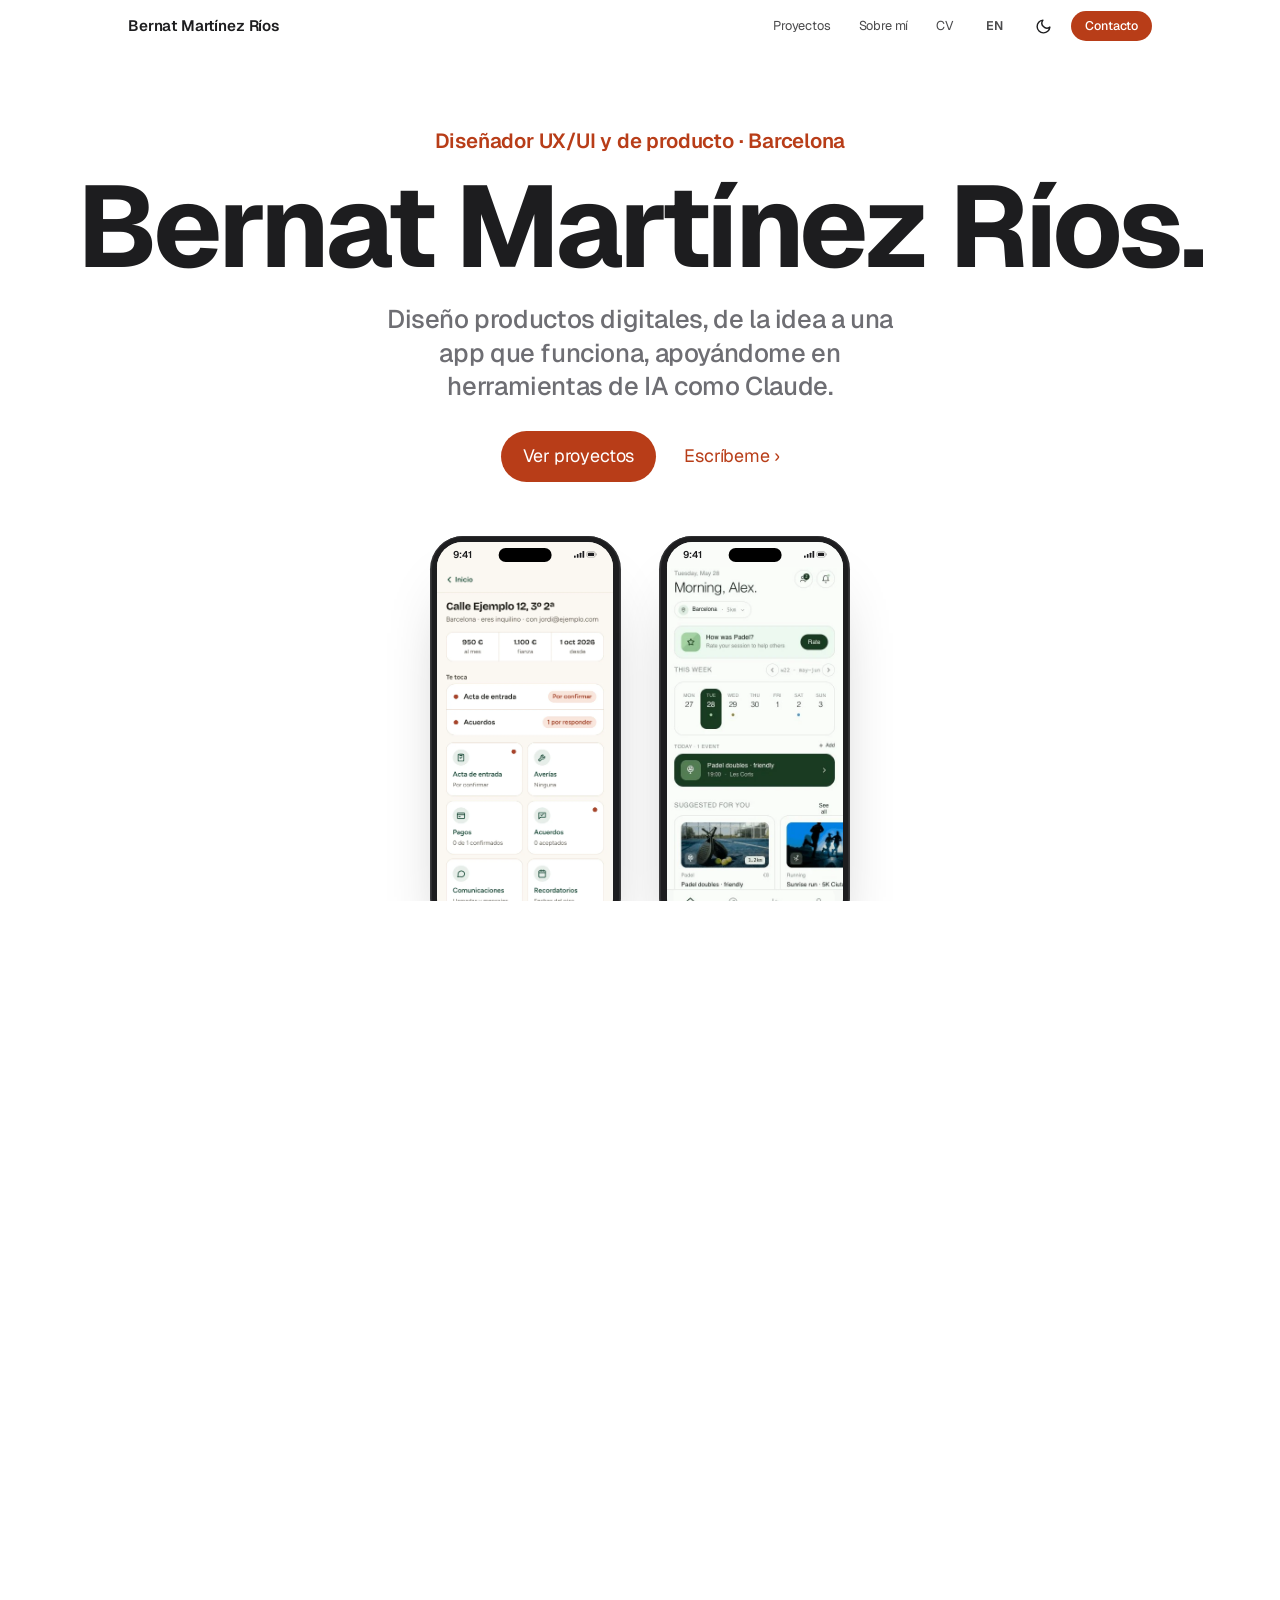
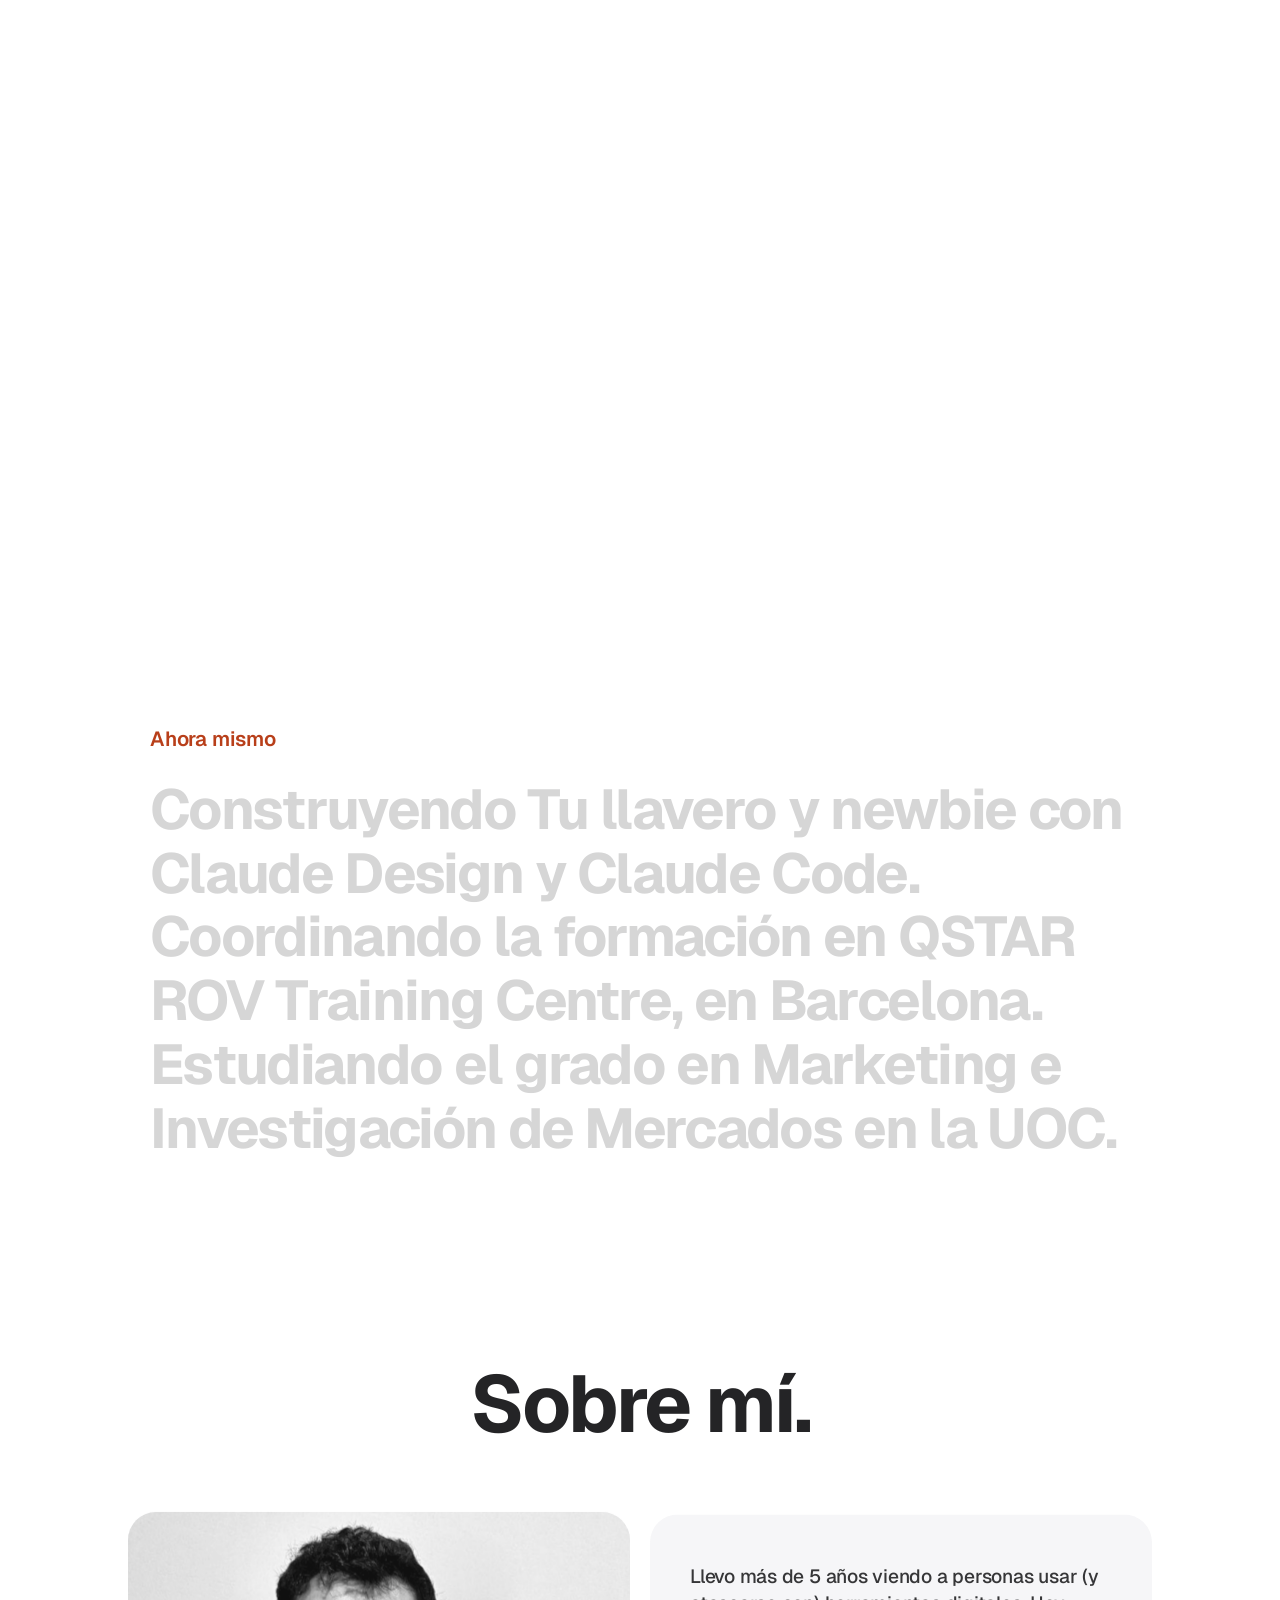
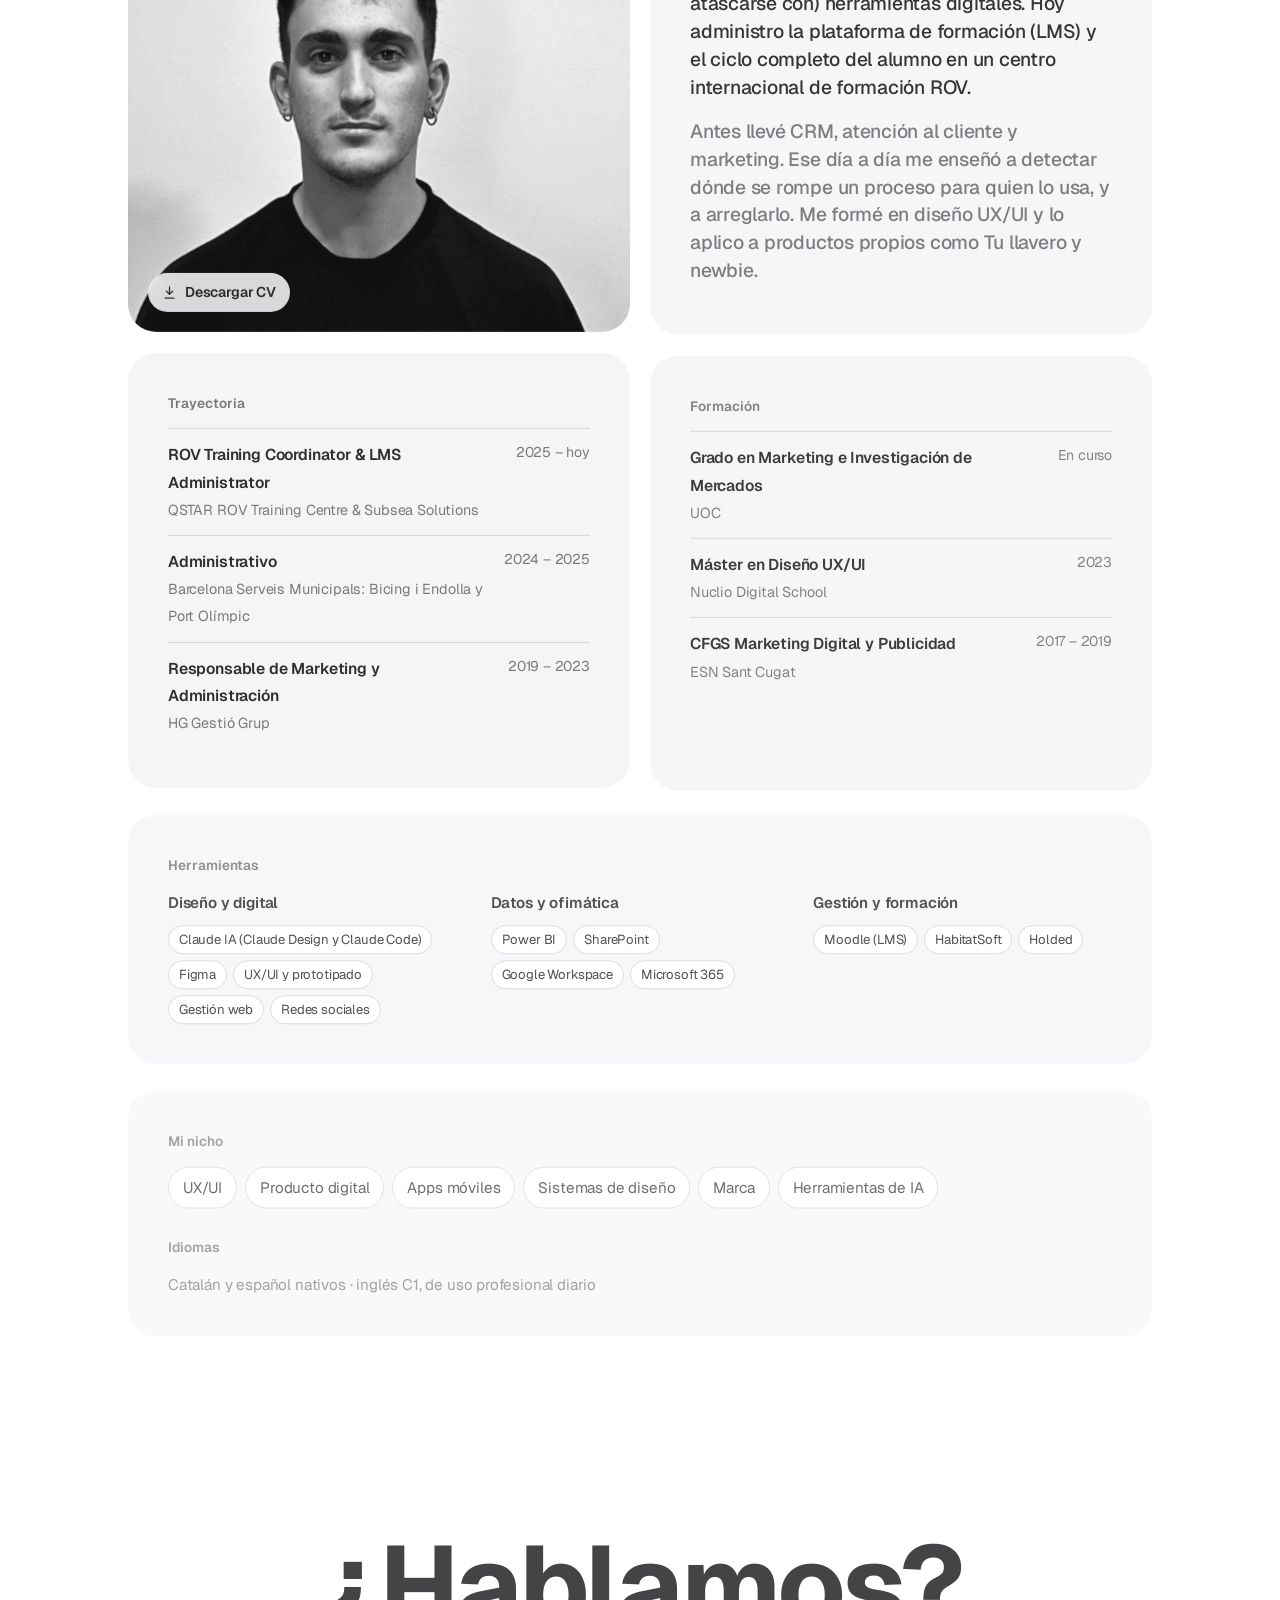
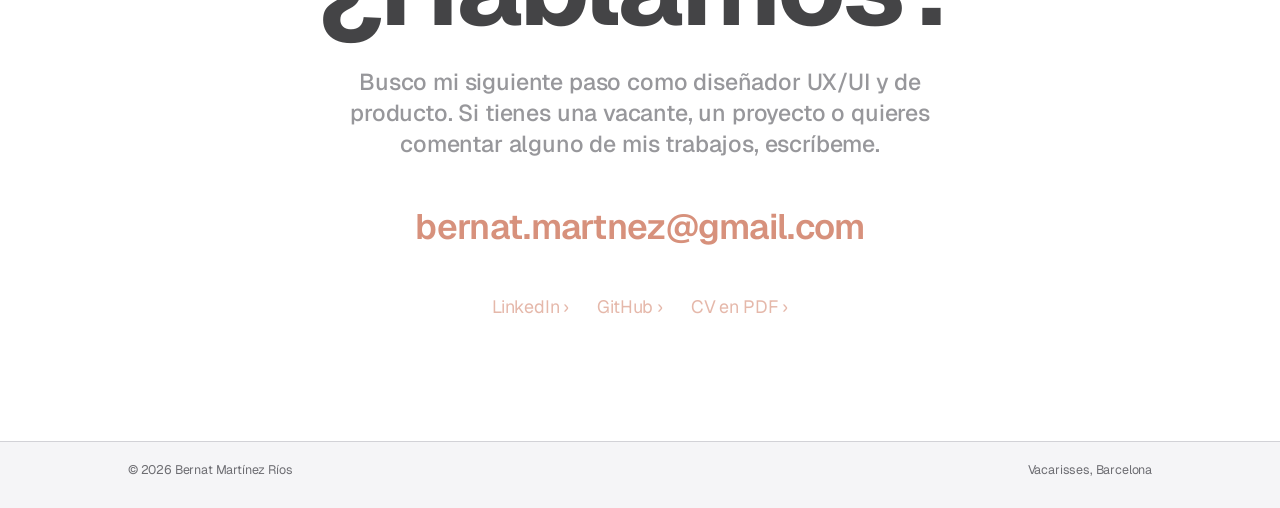
<file: index.html>
<!doctype html>
<html lang="es">
<head>
<meta charset="utf-8">
<meta name="viewport" content="width=device-width, initial-scale=1">
<title>Bernat Martínez Ríos</title>
<meta name="description" content="Portfolio de Bernat Martínez Ríos, diseñador UX/UI y de producto: Tu llavero, newbie y trayectoria.">
<link rel="icon" href="favicon.svg" type="image/svg+xml">
<meta property="og:type" content="website">
<meta property="og:title" content="Bernat Martínez Ríos">
<meta property="og:description" content="Portfolio de Bernat Martínez Ríos, diseñador UX/UI y de producto: Tu llavero, newbie y trayectoria.">
<meta property="og:image" content="https://bernatmartinezrios.github.io/og.png">
<meta name="twitter:card" content="summary_large_image">
<link rel="preconnect" href="https://fonts.googleapis.com">
<link rel="preconnect" href="https://fonts.gstatic.com" crossorigin>
<link href="https://fonts.googleapis.com/css2?family=Geist:wght@100..900&display=swap" rel="stylesheet">
<link rel="alternate" hreflang="en" href="en/index.html">
<link rel="stylesheet" href="styles.css?v=20261030d">
<link rel="stylesheet" href="apple.css?v=20261030d">
</head>
<body class="ap-body">
<header class="topbar">
  <div class="wrap">
    <a class="brandname" href="#top">Bernat Martínez Ríos</a>
    <nav class="topnav" aria-label="Principal">
      <a href="#proyectos">Proyectos</a>
      <a href="#sobre-mi">Sobre mí</a>
      <a href="CV_Bernat_Martinez_Rios_ES.pdf" download>CV</a>
      <a class="lang keep" href="en/index.html" hreflang="en" lang="en" aria-label="View in English">EN</a>
      <button class="icon-btn menu-btn" id="menu-btn" type="button" aria-label="Abrir el menú" aria-expanded="false" aria-controls="mnav">
        <svg viewBox="0 0 24 24" fill="none" stroke="currentColor" stroke-width="2" stroke-linecap="round" aria-hidden="true"><path d="M4 7h16M4 12h16M4 17h16"/></svg>
      </button>
      <button class="icon-btn" id="theme" type="button" aria-label="Cambiar entre modo claro y oscuro">
        <svg viewBox="0 0 24 24" fill="none" stroke="currentColor" stroke-width="2" stroke-linecap="round" stroke-linejoin="round" aria-hidden="true"><path d="M21 12.8A9 9 0 1 1 11.2 3a7 7 0 0 0 9.8 9.8Z"/></svg>
      </button>
      <a href="#contacto" class="keep pill">Contacto</a>
    </nav>
  </div>
    <nav class="mnav" id="mnav" aria-label="Menú" hidden>
      <a href="#proyectos">Proyectos</a>
      <a href="#sobre-mi">Sobre mí</a>
      <a href="CV_Bernat_Martinez_Rios_ES.pdf" download>CV</a>
      <a href="#contacto">Contacto</a>
    </nav>
</header>

<main class="ap" id="top">
  <section class="ap-hero" data-hero>
    <div class="ap-hero-sticky">
      <div class="ap-hero-copy">
        <p class="ap-eyebrow">Diseñador UX/UI y de producto · Barcelona</p>
        <h1 class="ap-title">Bernat Martínez Ríos.</h1>
        <p class="ap-sub">Diseño productos digitales, de la idea a una app que funciona, apoyándome en herramientas de IA como Claude.</p>
        <p class="ap-links"><a class="ap-btn" href="#proyectos">Ver proyectos</a><a href="#contacto">Escríbeme <span aria-hidden="true">›</span></a></p>
      </div>
      <div class="ap-hero-next" id="proyectos"><h2 class="ap-h2">Proyectos.</h2><p class="ap-lead">Dos productos propios, diseñados y construidos de principio a fin.</p></div>
      <div class="ap-hero-phones">
        <div class="ap-hc l"><p class="ap-hc-status">MVP terminado</p><h2 class="ap-hc-name">Tu llavero</h2><p class="ap-hc-desc">El expediente compartido de un piso de alquiler, del acta de entrada a la devolución de la fianza.</p><p class="ap-hc-links"><a href="proyectos/tu-llavero.html">Ver el caso <span aria-hidden="true">›</span></a><a href="proyectos/tu-llavero/demo/index.html">Probar la demo <span aria-hidden="true">›</span></a></p></div>
        <div class="ap-hero-devs" aria-hidden="true">
          <figure class="ap-dev"><div class="ap-dev-frame"><div class="ap-dev-screen" style="--sb:#FBF8F2"><div class="ap-dev-sb"><span class="sb-time">9:41</span><span class="sb-island"></span><svg class="sb-icons" viewBox="0 0 40 12" aria-hidden="true"><g fill="currentColor"><rect x="0" y="8" width="3" height="4" rx="1"/><rect x="5" y="5.5" width="3" height="6.5" rx="1"/><rect x="10" y="3" width="3" height="9" rx="1"/><rect x="15" y="0" width="3" height="12" rx="1"/><rect x="22.5" y="1" width="15" height="10" rx="3" fill="none" stroke="currentColor" opacity=".45"/><rect x="24.5" y="3" width="11" height="6" rx="1.5"/><rect x="38.5" y="4" width="1.5" height="4" rx=".75" opacity=".45"/></g></svg></div><img src="proyectos/tu-llavero/img/capturas/04-expediente.webp" alt=""></div></div><figcaption>Tu llavero</figcaption></figure>
          <figure class="ap-dev"><div class="ap-dev-frame"><div class="ap-dev-screen" style="--sb:#FAFCF9"><div class="ap-dev-sb"><span class="sb-time">9:41</span><span class="sb-island"></span><svg class="sb-icons" viewBox="0 0 40 12" aria-hidden="true"><g fill="currentColor"><rect x="0" y="8" width="3" height="4" rx="1"/><rect x="5" y="5.5" width="3" height="6.5" rx="1"/><rect x="10" y="3" width="3" height="9" rx="1"/><rect x="15" y="0" width="3" height="12" rx="1"/><rect x="22.5" y="1" width="15" height="10" rx="3" fill="none" stroke="currentColor" opacity=".45"/><rect x="24.5" y="3" width="11" height="6" rx="1.5"/><rect x="38.5" y="4" width="1.5" height="4" rx=".75" opacity=".45"/></g></svg></div><img src="proyectos/newbie/img/hero-home.webp" alt=""></div></div><figcaption>newbie</figcaption></figure>
        </div>
        <div class="ap-hc r"><p class="ap-hc-status">En desarrollo</p><h2 class="ap-hc-name">newbie</h2><p class="ap-hc-desc">Deporte en compañía, a tu nivel: descubrir una actividad cercana, apuntarse y conocer a quien va.</p><p class="ap-hc-links"><a href="proyectos/newbie.html">Ver el caso <span aria-hidden="true">›</span></a><a href="proyectos/newbie/prototipo/index.html">Abrir el prototipo <span aria-hidden="true">›</span></a></p></div>
        <p class="ap-hero-note">Capturas con datos de ejemplo.</p>
      </div>
    </div>
  </section>


  <section class="ap-now" aria-label="Ahora mismo">
    <p class="ap-eyebrow ap-r">Ahora mismo</p>
    <p class="ap-reveal" data-words><span>Construyendo</span> <span>Tu</span> <span>llavero</span> <span>y</span> <span>newbie</span> <span>con</span> <span>Claude</span> <span>Design</span> <span>y</span> <span>Claude</span> <span>Code.</span> <span>Coordinando</span> <span>la</span> <span>formación</span> <span>en</span> <span>QSTAR</span> <span>ROV</span> <span>Training</span> <span>Centre,</span> <span>en</span> <span>Barcelona.</span> <span>Estudiando</span> <span>el</span> <span>grado</span> <span>en</span> <span>Marketing</span> <span>e</span> <span>Investigación</span> <span>de</span> <span>Mercados</span> <span>en</span> <span>la</span> <span>UOC.</span></p>
  </section>

  <section class="ap-about" id="sobre-mi">
    <h2 class="ap-h2 ap-r">Sobre mí.</h2>
    <div class="ap-grid">
      <figure class="ap-tile photo ap-r">
        <img src="bernat.jpg" alt="Bernat Martínez Ríos" width="700" height="906" loading="lazy">
        <a class="photo-pill" href="CV_Bernat_Martinez_Rios_ES.pdf" download><svg viewBox="0 0 24 24" fill="none" stroke="currentColor" stroke-width="2" stroke-linecap="round" stroke-linejoin="round" aria-hidden="true"><path d="M12 3v12m0 0-5-5m5 5 5-5M5 21h14"/></svg>Descargar CV</a>
      </figure>
      <div class="ap-tile text ap-r"><p>Llevo más de 5 años viendo a personas usar (y atascarse con) herramientas digitales. Hoy administro la plataforma de formación (LMS) y el ciclo completo del alumno en un centro internacional de formación ROV.</p><p>Antes llevé CRM, atención al cliente y marketing. Ese día a día me enseñó a detectar dónde se rompe un proceso para quien lo usa, y a arreglarlo. Me formé en diseño UX/UI y lo aplico a productos propios como Tu llavero y newbie.</p></div>
      <div class="ap-tile ap-r"><h3 class="ap-label">Trayectoria</h3><ol class="path"><li><div><strong>ROV Training Coordinator & LMS Administrator</strong><br><span>QSTAR ROV Training Centre & Subsea Solutions</span></div><time>2025 – hoy</time></li><li><div><strong>Administrativo</strong><br><span>Barcelona Serveis Municipals: Bicing i Endolla y Port Olímpic</span></div><time>2024 – 2025</time></li><li><div><strong>Responsable de Marketing y Administración</strong><br><span>HG Gestió Grup</span></div><time>2019 – 2023</time></li></ol></div>
      <div class="ap-tile ap-r"><h3 class="ap-label">Formación</h3><ol class="path"><li><div><strong>Grado en Marketing e Investigación de Mercados</strong><br><span>UOC</span></div><time>En curso</time></li><li><div><strong>Máster en Diseño UX/UI</strong><br><span>Nuclio Digital School</span></div><time>2023</time></li><li><div><strong>CFGS Marketing Digital y Publicidad</strong><br><span>ESN Sant Cugat</span></div><time>2017 – 2019</time></li></ol></div>
      <div class="ap-tile wide ap-r"><h3 class="ap-label">Herramientas</h3><div class="tool-cols"><div><h4>Diseño y digital</h4><ul class="chips"><li>Claude IA (Claude Design y Claude Code)</li><li>Figma</li><li>UX/UI y prototipado</li><li>Gestión web</li><li>Redes sociales</li></ul></div><div><h4>Datos y ofimática</h4><ul class="chips"><li>Power BI</li><li>SharePoint</li><li>Google Workspace</li><li>Microsoft 365</li></ul></div><div><h4>Gestión y formación</h4><ul class="chips"><li>Moodle (LMS)</li><li>HabitatSoft</li><li>Holded</li></ul></div></div></div>
      <div class="ap-tile wide ap-r"><h3 class="ap-label">Mi nicho</h3><ul class="niche"><li>UX/UI</li><li>Producto digital</li><li>Apps móviles</li><li>Sistemas de diseño</li><li>Marca</li><li>Herramientas de IA</li></ul>
        <h3 class="ap-label" style="margin-top:28px">Idiomas</h3><p class="langs-line">Catalán y español nativos · inglés C1, de uso profesional diario</p></div>
    </div>
  </section>

  <section class="ap-contact" id="contacto">
    <h2 class="ap-h2 ap-big ap-r">¿Hablamos?</h2>
    <p class="ap-lead ap-r">Busco mi siguiente paso como diseñador UX/UI y de producto. Si tienes una vacante, un proyecto o quieres comentar alguno de mis trabajos, escríbeme.</p>
    <a class="ap-mail ap-r" href="mailto:bernat.martnez@gmail.com">bernat.martnez@gmail.com</a>
    <p class="ap-links ap-r"><a href="https://www.linkedin.com/in/bernatmartinezrios" target="_blank" rel="noopener">LinkedIn <span aria-hidden="true">›</span></a><a href="https://github.com/bernatmartinezrios" target="_blank" rel="noopener">GitHub <span aria-hidden="true">›</span></a><a href="CV_Bernat_Martinez_Rios_ES.pdf" download>CV en PDF <span aria-hidden="true">›</span></a></p>
  </section>
</main>
<footer class="ap-foot"><div><span>© 2026 Bernat Martínez Ríos</span><span>Vacarisses, Barcelona</span></div></footer>
<script src="vendor/gsap.min.js"></script>
<script src="vendor/ScrollTrigger.min.js"></script>
<script src="apple.js?v=20261030d"></script>
</body>
</html>
</file>
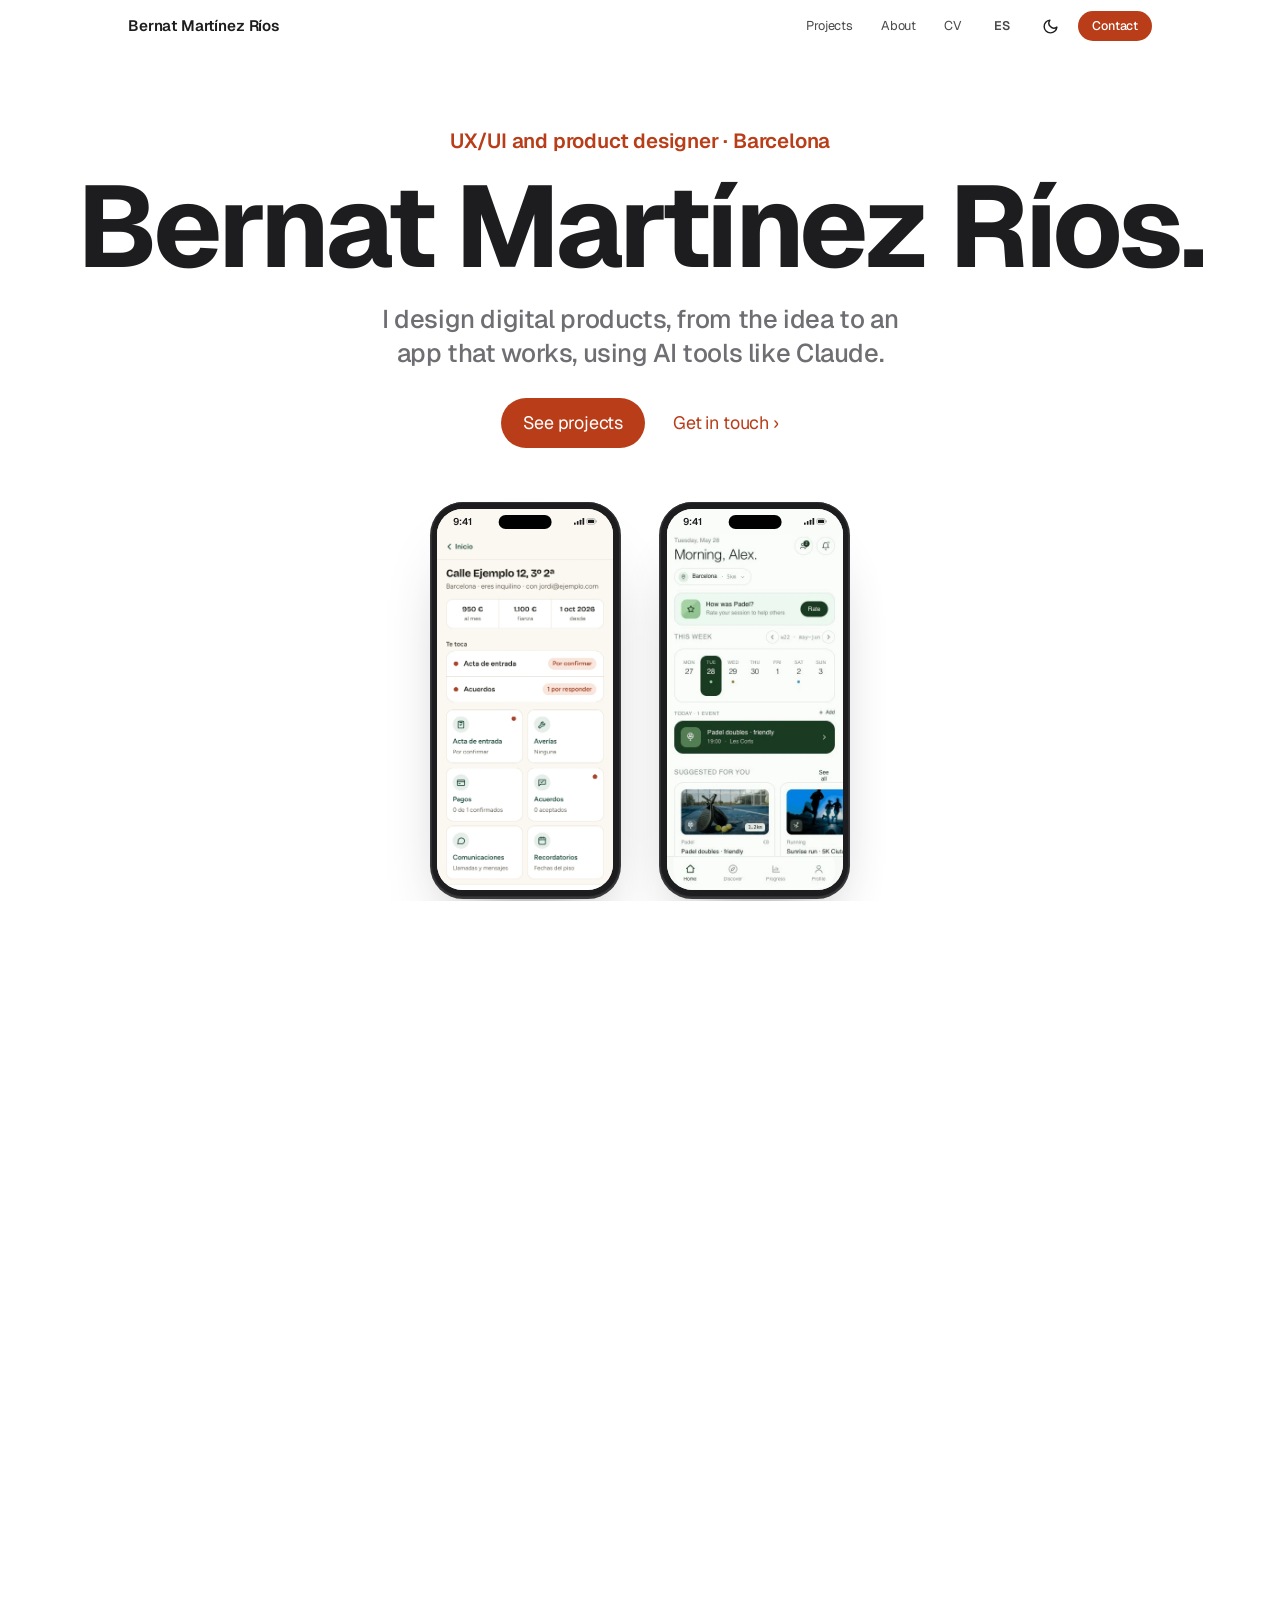
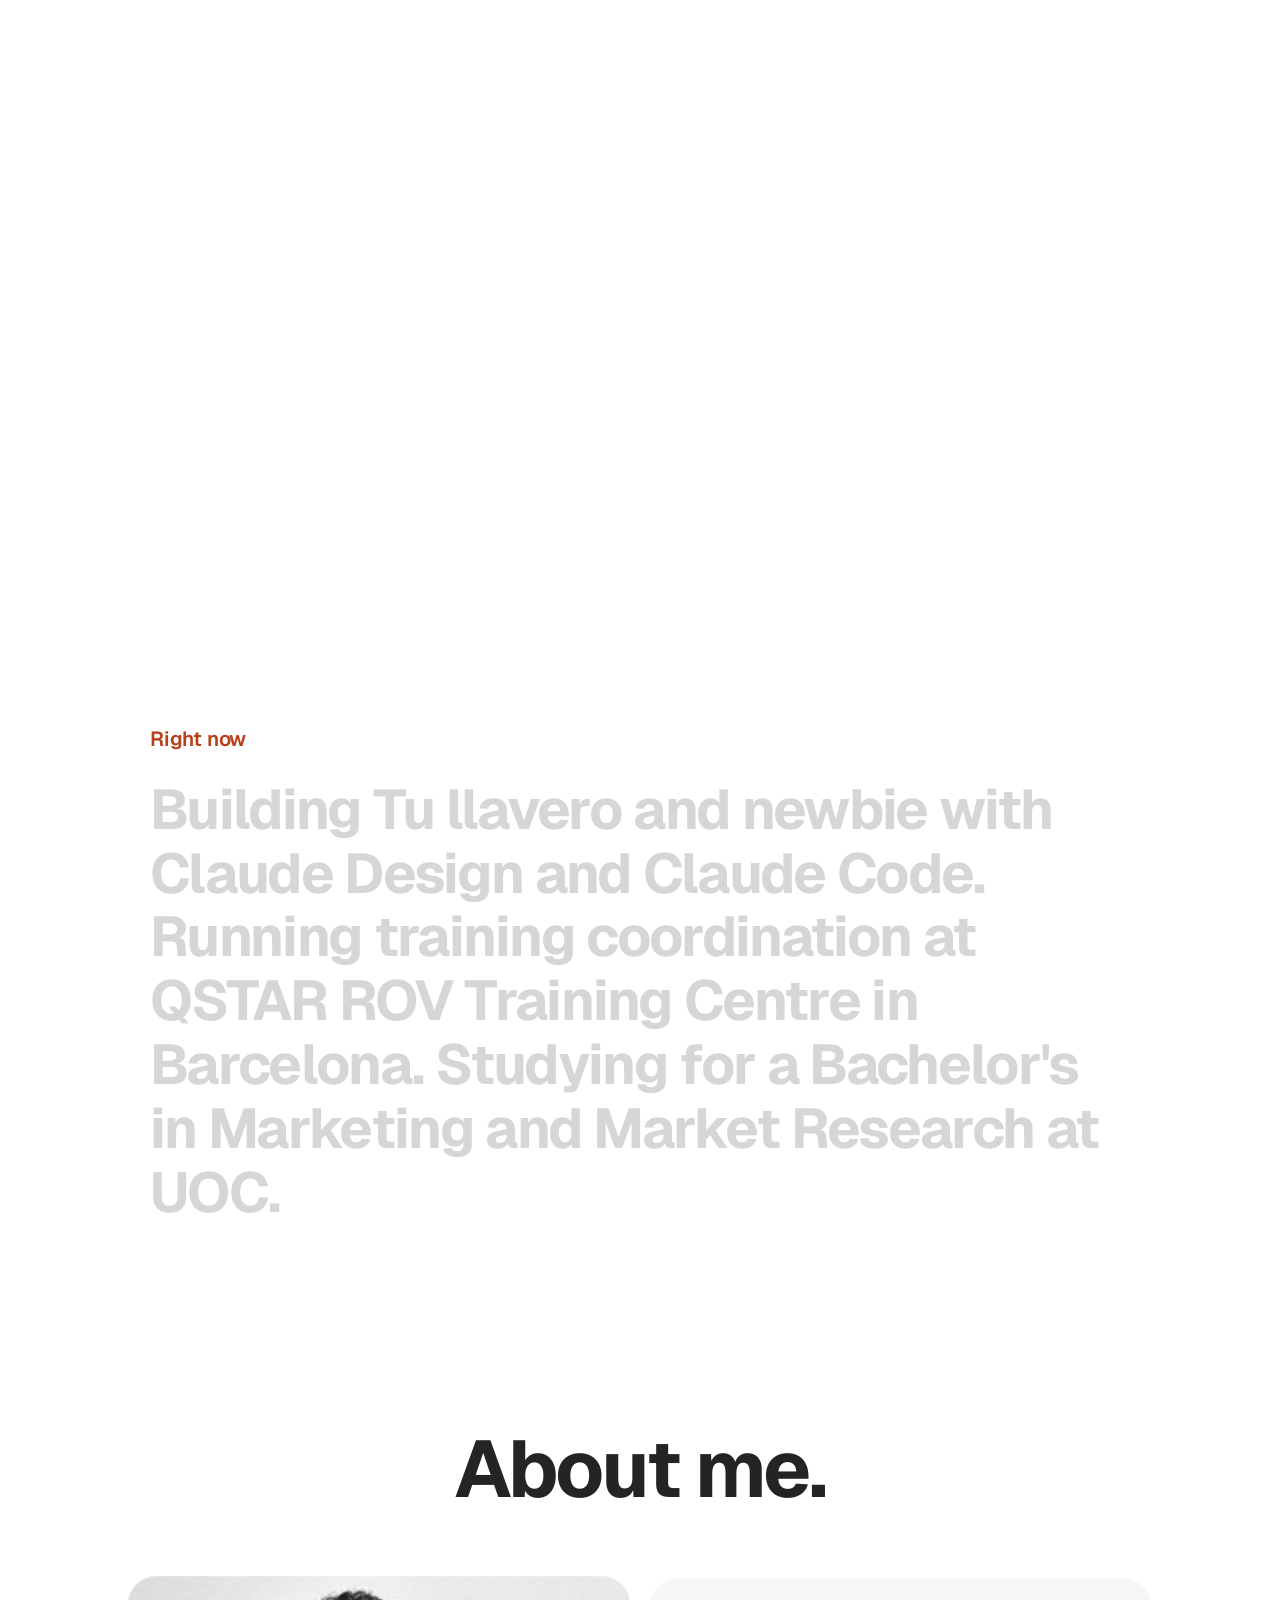
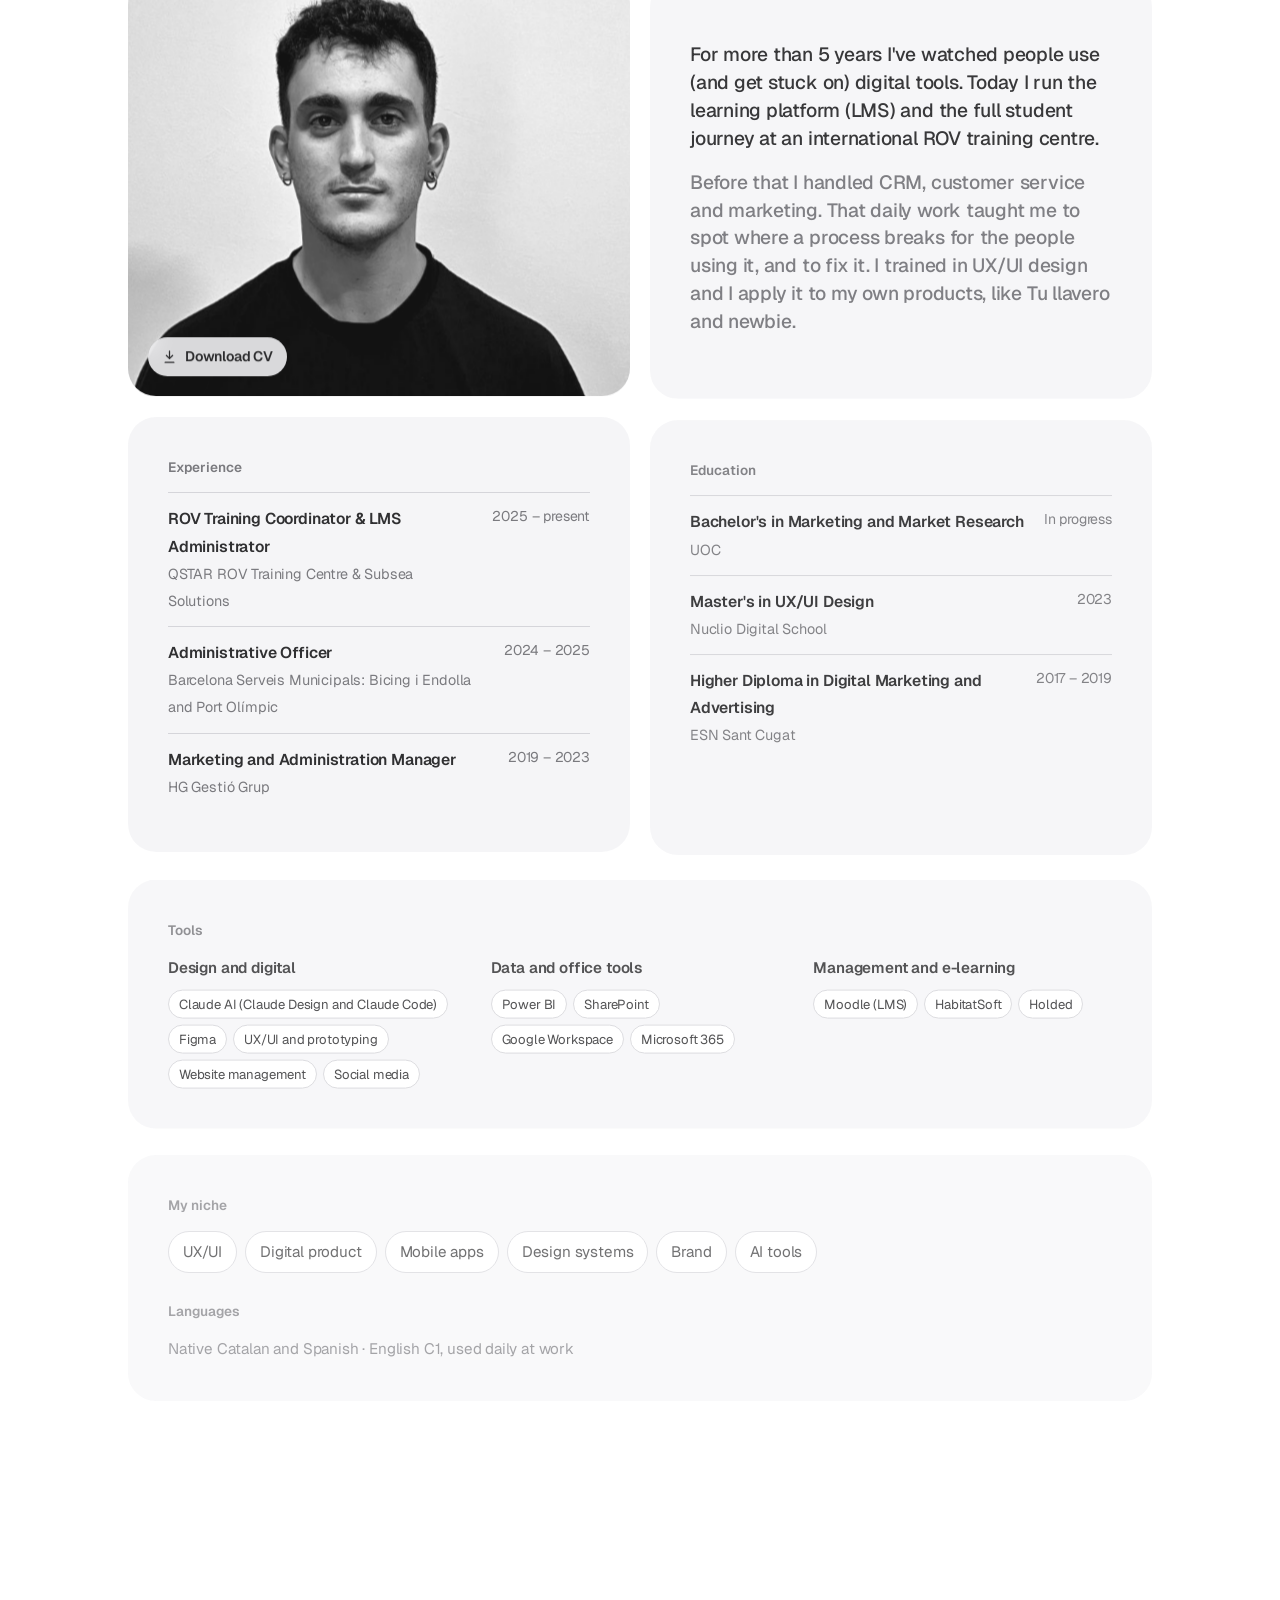
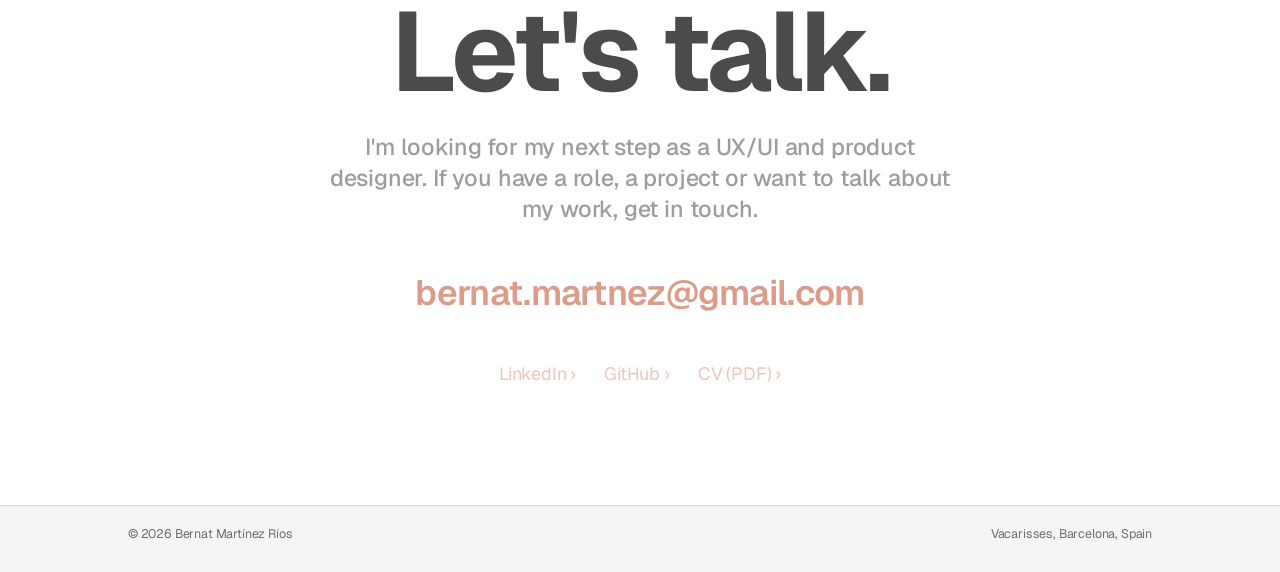
<file: en/index.html>
<!doctype html>
<html lang="en">
<head>
<meta charset="utf-8">
<meta name="viewport" content="width=device-width, initial-scale=1">
<title>Bernat Martínez Ríos</title>
<meta name="description" content="Portfolio of Bernat Martínez Ríos, UX/UI and product designer: Tu llavero, newbie and background.">
<link rel="icon" href="../favicon.svg" type="image/svg+xml">
<meta property="og:type" content="website">
<meta property="og:title" content="Bernat Martínez Ríos">
<meta property="og:description" content="Portfolio of Bernat Martínez Ríos, UX/UI and product designer: Tu llavero, newbie and background.">
<meta property="og:image" content="https://bernatmartinezrios.github.io/og.png">
<meta name="twitter:card" content="summary_large_image">
<link rel="preconnect" href="https://fonts.googleapis.com">
<link rel="preconnect" href="https://fonts.gstatic.com" crossorigin>
<link href="https://fonts.googleapis.com/css2?family=Geist:wght@100..900&display=swap" rel="stylesheet">
<link rel="alternate" hreflang="es" href="../index.html">
<link rel="stylesheet" href="../styles.css?v=20261030d">
<link rel="stylesheet" href="../apple.css?v=20261030d">
</head>
<body class="ap-body">
<header class="topbar">
  <div class="wrap">
    <a class="brandname" href="#top">Bernat Martínez Ríos</a>
    <nav class="topnav" aria-label="Main">
      <a href="#projects">Projects</a>
      <a href="#about">About</a>
      <a href="../CV_Bernat_Martinez_Rios_EN.pdf" download>CV</a>
      <a class="lang keep" href="../index.html" hreflang="es" lang="es" aria-label="Ver en español">ES</a>
      <button class="icon-btn menu-btn" id="menu-btn" type="button" aria-label="Open menu" aria-expanded="false" aria-controls="mnav">
        <svg viewBox="0 0 24 24" fill="none" stroke="currentColor" stroke-width="2" stroke-linecap="round" aria-hidden="true"><path d="M4 7h16M4 12h16M4 17h16"/></svg>
      </button>
      <button class="icon-btn" id="theme" type="button" aria-label="Switch between light and dark mode">
        <svg viewBox="0 0 24 24" fill="none" stroke="currentColor" stroke-width="2" stroke-linecap="round" stroke-linejoin="round" aria-hidden="true"><path d="M21 12.8A9 9 0 1 1 11.2 3a7 7 0 0 0 9.8 9.8Z"/></svg>
      </button>
      <a href="#contact" class="keep pill">Contact</a>
    </nav>
  </div>
    <nav class="mnav" id="mnav" aria-label="Menu" hidden>
      <a href="#projects">Projects</a>
      <a href="#about">About</a>
      <a href="../CV_Bernat_Martinez_Rios_EN.pdf" download>CV</a>
      <a href="#contact">Contact</a>
    </nav>
</header>

<main class="ap" id="top">
  <section class="ap-hero" data-hero>
    <div class="ap-hero-sticky">
      <div class="ap-hero-copy">
        <p class="ap-eyebrow">UX/UI and product designer · Barcelona</p>
        <h1 class="ap-title">Bernat Martínez Ríos.</h1>
        <p class="ap-sub">I design digital products, from the idea to an app that works, using AI tools like Claude.</p>
        <p class="ap-links"><a class="ap-btn" href="#projects">See projects</a><a href="#contact">Get in touch <span aria-hidden="true">›</span></a></p>
      </div>
      <div class="ap-hero-next" id="projects"><h2 class="ap-h2">Projects.</h2><p class="ap-lead">Two products of my own, designed and built from start to finish.</p></div>
      <div class="ap-hero-phones">
        <div class="ap-hc l"><p class="ap-hc-status">MVP complete</p><h2 class="ap-hc-name">Tu llavero</h2><p class="ap-hc-desc">A shared record for a rented flat, from the move-in report to getting the deposit back.</p><p class="ap-hc-links"><a href="projects/tu-llavero.html">See the case <span aria-hidden="true">›</span></a><a href="../proyectos/tu-llavero/demo/index.html">Try the demo <span aria-hidden="true">›</span></a></p></div>
        <div class="ap-hero-devs" aria-hidden="true">
          <figure class="ap-dev"><div class="ap-dev-frame"><div class="ap-dev-screen" style="--sb:#FBF8F2"><div class="ap-dev-sb"><span class="sb-time">9:41</span><span class="sb-island"></span><svg class="sb-icons" viewBox="0 0 40 12" aria-hidden="true"><g fill="currentColor"><rect x="0" y="8" width="3" height="4" rx="1"/><rect x="5" y="5.5" width="3" height="6.5" rx="1"/><rect x="10" y="3" width="3" height="9" rx="1"/><rect x="15" y="0" width="3" height="12" rx="1"/><rect x="22.5" y="1" width="15" height="10" rx="3" fill="none" stroke="currentColor" opacity=".45"/><rect x="24.5" y="3" width="11" height="6" rx="1.5"/><rect x="38.5" y="4" width="1.5" height="4" rx=".75" opacity=".45"/></g></svg></div><img src="../proyectos/tu-llavero/img/capturas/04-expediente.webp" alt=""></div></div><figcaption>Tu llavero</figcaption></figure>
          <figure class="ap-dev"><div class="ap-dev-frame"><div class="ap-dev-screen" style="--sb:#FAFCF9"><div class="ap-dev-sb"><span class="sb-time">9:41</span><span class="sb-island"></span><svg class="sb-icons" viewBox="0 0 40 12" aria-hidden="true"><g fill="currentColor"><rect x="0" y="8" width="3" height="4" rx="1"/><rect x="5" y="5.5" width="3" height="6.5" rx="1"/><rect x="10" y="3" width="3" height="9" rx="1"/><rect x="15" y="0" width="3" height="12" rx="1"/><rect x="22.5" y="1" width="15" height="10" rx="3" fill="none" stroke="currentColor" opacity=".45"/><rect x="24.5" y="3" width="11" height="6" rx="1.5"/><rect x="38.5" y="4" width="1.5" height="4" rx=".75" opacity=".45"/></g></svg></div><img src="../proyectos/newbie/img/hero-home.webp" alt=""></div></div><figcaption>newbie</figcaption></figure>
        </div>
        <div class="ap-hc r"><p class="ap-hc-status">In development</p><h2 class="ap-hc-name">newbie</h2><p class="ap-hc-desc">Play sports with others, at your level: discover a nearby activity, join and meet the people going.</p><p class="ap-hc-links"><a href="projects/newbie.html">See the case <span aria-hidden="true">›</span></a><a href="../proyectos/newbie/prototipo/index.html">Open the prototype <span aria-hidden="true">›</span></a></p></div>
        <p class="ap-hero-note">Screenshots with sample data.</p>
      </div>
    </div>
  </section>


  <section class="ap-now" aria-label="Right now">
    <p class="ap-eyebrow ap-r">Right now</p>
    <p class="ap-reveal" data-words><span>Building</span> <span>Tu</span> <span>llavero</span> <span>and</span> <span>newbie</span> <span>with</span> <span>Claude</span> <span>Design</span> <span>and</span> <span>Claude</span> <span>Code.</span> <span>Running</span> <span>training</span> <span>coordination</span> <span>at</span> <span>QSTAR</span> <span>ROV</span> <span>Training</span> <span>Centre</span> <span>in</span> <span>Barcelona.</span> <span>Studying</span> <span>for</span> <span>a</span> <span>Bachelor's</span> <span>in</span> <span>Marketing</span> <span>and</span> <span>Market</span> <span>Research</span> <span>at</span> <span>UOC.</span></p>
  </section>

  <section class="ap-about" id="about">
    <h2 class="ap-h2 ap-r">About me.</h2>
    <div class="ap-grid">
      <figure class="ap-tile photo ap-r">
        <img src="../bernat.jpg" alt="Bernat Martínez Ríos" width="700" height="906" loading="lazy">
        <a class="photo-pill" href="../CV_Bernat_Martinez_Rios_EN.pdf" download><svg viewBox="0 0 24 24" fill="none" stroke="currentColor" stroke-width="2" stroke-linecap="round" stroke-linejoin="round" aria-hidden="true"><path d="M12 3v12m0 0-5-5m5 5 5-5M5 21h14"/></svg>Download CV</a>
      </figure>
      <div class="ap-tile text ap-r"><p>For more than 5 years I've watched people use (and get stuck on) digital tools. Today I run the learning platform (LMS) and the full student journey at an international ROV training centre.</p><p>Before that I handled CRM, customer service and marketing. That daily work taught me to spot where a process breaks for the people using it, and to fix it. I trained in UX/UI design and I apply it to my own products, like Tu llavero and newbie.</p></div>
      <div class="ap-tile ap-r"><h3 class="ap-label">Experience</h3><ol class="path"><li><div><strong>ROV Training Coordinator & LMS Administrator</strong><br><span>QSTAR ROV Training Centre & Subsea Solutions</span></div><time>2025 – present</time></li><li><div><strong>Administrative Officer</strong><br><span>Barcelona Serveis Municipals: Bicing i Endolla and Port Olímpic</span></div><time>2024 – 2025</time></li><li><div><strong>Marketing and Administration Manager</strong><br><span>HG Gestió Grup</span></div><time>2019 – 2023</time></li></ol></div>
      <div class="ap-tile ap-r"><h3 class="ap-label">Education</h3><ol class="path"><li><div><strong>Bachelor's in Marketing and Market Research</strong><br><span>UOC</span></div><time>In progress</time></li><li><div><strong>Master's in UX/UI Design</strong><br><span>Nuclio Digital School</span></div><time>2023</time></li><li><div><strong>Higher Diploma in Digital Marketing and Advertising</strong><br><span>ESN Sant Cugat</span></div><time>2017 – 2019</time></li></ol></div>
      <div class="ap-tile wide ap-r"><h3 class="ap-label">Tools</h3><div class="tool-cols"><div><h4>Design and digital</h4><ul class="chips"><li>Claude AI (Claude Design and Claude Code)</li><li>Figma</li><li>UX/UI and prototyping</li><li>Website management</li><li>Social media</li></ul></div><div><h4>Data and office tools</h4><ul class="chips"><li>Power BI</li><li>SharePoint</li><li>Google Workspace</li><li>Microsoft 365</li></ul></div><div><h4>Management and e-learning</h4><ul class="chips"><li>Moodle (LMS)</li><li>HabitatSoft</li><li>Holded</li></ul></div></div></div>
      <div class="ap-tile wide ap-r"><h3 class="ap-label">My niche</h3><ul class="niche"><li>UX/UI</li><li>Digital product</li><li>Mobile apps</li><li>Design systems</li><li>Brand</li><li>AI tools</li></ul>
        <h3 class="ap-label" style="margin-top:28px">Languages</h3><p class="langs-line">Native Catalan and Spanish · English C1, used daily at work</p></div>
    </div>
  </section>

  <section class="ap-contact" id="contact">
    <h2 class="ap-h2 ap-big ap-r">Let's talk.</h2>
    <p class="ap-lead ap-r">I'm looking for my next step as a UX/UI and product designer. If you have a role, a project or want to talk about my work, get in touch.</p>
    <a class="ap-mail ap-r" href="mailto:bernat.martnez@gmail.com">bernat.martnez@gmail.com</a>
    <p class="ap-links ap-r"><a href="https://www.linkedin.com/in/bernatmartinezrios" target="_blank" rel="noopener">LinkedIn <span aria-hidden="true">›</span></a><a href="https://github.com/bernatmartinezrios" target="_blank" rel="noopener">GitHub <span aria-hidden="true">›</span></a><a href="../CV_Bernat_Martinez_Rios_EN.pdf" download>CV (PDF) <span aria-hidden="true">›</span></a></p>
  </section>
</main>
<footer class="ap-foot"><div><span>© 2026 Bernat Martínez Ríos</span><span>Vacarisses, Barcelona, Spain</span></div></footer>
<script src="../vendor/gsap.min.js"></script>
<script src="../vendor/ScrollTrigger.min.js"></script>
<script src="../apple.js?v=20261030d"></script>
</body>
</html>
</file>
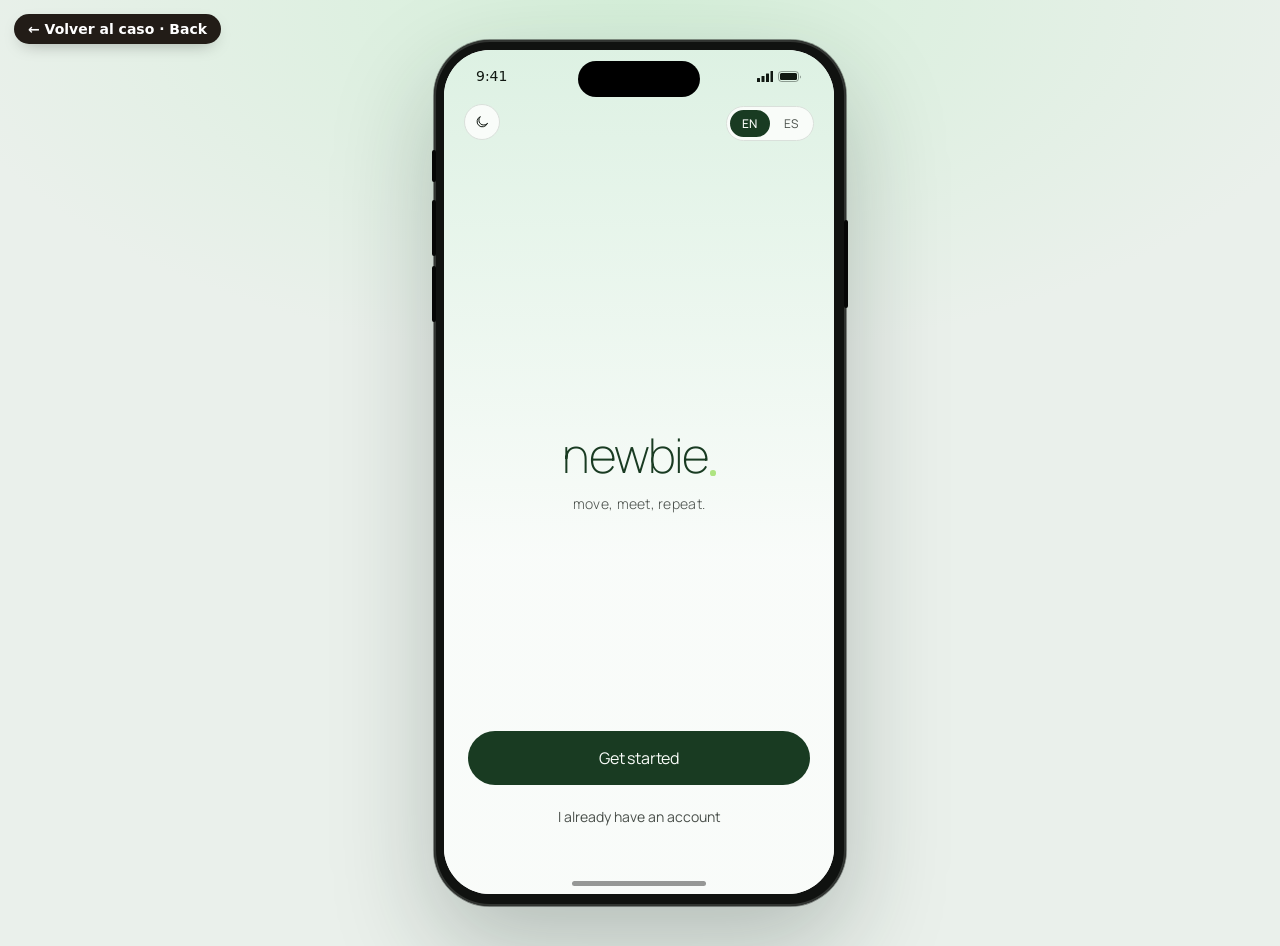
<file: proyectos/newbie/prototipo/index.html>
<!doctype html>
<html lang="en">
<head>
<meta charset="utf-8" />
<meta name="viewport" content="width=device-width, initial-scale=1" />
<title>newbie — prototype</title>
<link rel="preconnect" href="https://fonts.googleapis.com">
<link rel="preconnect" href="https://fonts.gstatic.com" crossorigin>
<link href="https://fonts.googleapis.com/css2?family=Manrope:wght@200;300;400;500;600;700&family=Fraunces:opsz,wght@9..144,200;9..144,300;9..144,400&display=swap" rel="stylesheet">

<script src="vendor/react.production.min.js"></script>
<script src="vendor/react-dom.production.min.js"></script>

<style>
  :root {
    /* Greens */
    --forest: oklch(0.32 0.06 150);
    --pine:   oklch(0.42 0.07 148);
    --sage:   oklch(0.62 0.08 148);
    --moss:   oklch(0.78 0.07 145);
    --mint:   oklch(0.94 0.028 155);
    --mint-2: oklch(0.97 0.018 155);
    --mint2:  oklch(0.97 0.018 155);
    --lime:   oklch(0.86 0.14 132);

    /* Neutrals */
    --paper:  oklch(0.987 0.004 150);
    --paper-2:oklch(0.97  0.005 150);
    --ink:    oklch(0.20 0.015 150);
    --ink-2:  oklch(0.42 0.012 150);
    --ink-3:  oklch(0.62 0.010 150);
    --hair:   oklch(0.90 0.008 150);
    --hair-2: oklch(0.85 0.010 150);

    /* Misc */
    --warn:   oklch(0.78 0.13 70);
    --rose:   oklch(0.72 0.11 25);
  }

  /* ── Dark theme ── redefine the palette; components read these vars */
  [data-theme="dark"] {
    --forest: oklch(0.80 0.135 152);
    --pine:   oklch(0.72 0.125 150);
    --sage:   oklch(0.64 0.09 148);
    --moss:   oklch(0.52 0.07 145);
    --mint:   oklch(0.33 0.045 158);
    --mint-2: oklch(0.27 0.03 158);
    --mint2:  oklch(0.27 0.03 158);
    --lime:   oklch(0.86 0.16 132);

    --paper:  oklch(0.205 0.008 158);
    --paper-2:oklch(0.255 0.009 158);
    --ink:    oklch(0.96 0.006 150);
    --ink-2:  oklch(0.76 0.008 150);
    --ink-3:  oklch(0.58 0.009 150);
    --hair:   oklch(0.31 0.008 150);
    --hair-2: oklch(0.40 0.010 150);

    --warn:   oklch(0.80 0.13 70);
    --rose:   oklch(0.72 0.12 25);
  }

  * { box-sizing: border-box; }
  html, body {
    margin: 0; padding: 0;
    font-family: 'Manrope', system-ui, -apple-system, sans-serif;
    background: oklch(0.95 0.01 150);
    color: var(--ink);
    -webkit-font-smoothing: antialiased;
  }

  body {
    min-height: 100vh;
    display: flex; align-items: center; justify-content: center;
    padding: 40px 20px;
    background:
      radial-gradient(1200px 600px at 50% 0%, oklch(0.93 0.04 150) 0%, transparent 60%),
      oklch(0.95 0.01 150);
  }
  [data-theme="dark"] body {
    background:
      radial-gradient(1200px 600px at 50% 0%, oklch(0.26 0.03 155) 0%, transparent 60%),
      oklch(0.13 0.006 155);
  }

  /* The phone "screen" area */
  .screen {
    position: absolute; inset: 0;
    background: var(--paper);
    overflow: hidden;
    display: flex; flex-direction: column;
    font-family: 'Manrope', sans-serif;
    color: var(--ink);
  }

  .screen-scroll {
    flex: 1; overflow-y: auto;
    -webkit-overflow-scrolling: touch;
    scrollbar-width: none;
  }
  .screen-scroll::-webkit-scrollbar { display: none; }

  /* utility */
  .hairline { border-top: 0.5px solid var(--hair); }
  .hairline-b { border-bottom: 0.5px solid var(--hair); }

  /* Buttons */
  .btn {
    display: inline-flex; align-items: center; justify-content: center;
    gap: 8px;
    border: none; cursor: pointer;
    font-family: inherit; font-weight: 400;
    border-radius: 999px;
    transition: transform 0.15s ease, background 0.2s ease, opacity 0.2s ease;
  }
  .btn:active { transform: scale(0.97); }
  .btn-primary {
    background: var(--forest); color: var(--paper);
    padding: 16px 28px; font-size: 16px; letter-spacing: -0.01em;
  }
  .btn-primary:hover { background: var(--pine); }
  .btn-secondary {
    background: var(--mint); color: var(--forest);
    padding: 14px 22px; font-size: 15px;
  }
  .btn-ghost {
    background: transparent; color: var(--ink-2);
    padding: 12px 18px; font-size: 14px;
  }

  /* Headings */
  h1, h2, h3, h4 { margin: 0; font-weight: 300; letter-spacing: -0.02em; }
  h1 { font-size: 34px; line-height: 1.12; font-weight: 200; }
  h2 { font-size: 24px; line-height: 1.2; font-weight: 300; }
  h3 { font-size: 18px; line-height: 1.25; font-weight: 400; letter-spacing: -0.01em; }
  h4 { font-size: 14px; line-height: 1.25; font-weight: 500; letter-spacing: 0.04em; text-transform: uppercase; color: var(--ink-3); }
  p { margin: 0; line-height: 1.5; }

  .mono { font-family: ui-monospace, "SF Mono", Menlo, monospace; }
  .serif { font-family: 'Fraunces', serif; }

  /* Chip */
  .chip {
    display: inline-flex; align-items: center; gap: 6px;
    padding: 6px 12px; border-radius: 999px;
    background: var(--mint); color: var(--forest);
    font-size: 12px; font-weight: 400;
    border: 0.5px solid transparent;
  }
  .chip-outline {
    background: transparent;
    border: 0.5px solid var(--hair-2);
    color: var(--ink-2);
  }

  /* Card */
  .card {
    background: var(--paper);
    border: 0.5px solid var(--hair);
    border-radius: 20px;
    padding: 16px;
  }

  /* Input */
  .input {
    width: 100%;
    background: var(--paper-2);
    border: 0.5px solid var(--hair-2);
    border-radius: 14px;
    padding: 14px 16px;
    font-family: inherit; font-size: 15px;
    color: var(--ink);
    outline: none;
    transition: border 0.2s ease;
  }
  .input:focus { border-color: var(--forest); background: var(--paper); }

  /* Bottom nav */
  [data-theme="dark"] .bottom-nav {
    background: oklch(0.205 0.008 158 / 0.86);
  }
  [data-theme="dark"] .placeholder {
    background-color: oklch(0.27 0.02 150);
    background-image:
      linear-gradient(135deg,
        oklch(0.34 0.03 150) 25%, transparent 25%,
        transparent 50%, oklch(0.34 0.03 150) 50%,
        oklch(0.34 0.03 150) 75%, transparent 75%);
    color: oklch(0.72 0.03 150);
  }
  .bottom-nav {
    flex-shrink: 0;
    background: oklch(0.99 0.003 150 / 0.92);
    backdrop-filter: blur(20px) saturate(180%);
    -webkit-backdrop-filter: blur(20px) saturate(180%);
    border-top: 0.5px solid var(--hair);
    padding: 8px 8px 26px;
    display: grid; grid-template-columns: repeat(4, 1fr);
  }
  .nav-item {
    display: flex; flex-direction: column; align-items: center; justify-content: center;
    gap: 4px; padding: 8px 4px; cursor: pointer;
    color: var(--ink-3);
    font-size: 10px; font-weight: 400; letter-spacing: 0.02em;
  }
  .nav-item svg, .nav-item span { transition: opacity 0.15s ease; }
  .nav-item.active { color: var(--forest); }
  .nav-item:hover { color: var(--pine); }

  /* Progress bar */
  .pbar {
    height: 4px; background: var(--hair); border-radius: 99px; overflow: hidden;
  }
  .pbar > div {
    height: 100%; background: var(--forest); border-radius: 99px;
    transition: width 0.4s ease;
  }

  /* Subtle tap feedback */
  .tap { cursor: pointer; transition: background 0.15s ease, transform 0.15s ease; }
  .tap:hover { background: var(--mint-2); }
  .tap:active { transform: scale(0.98); }

  /* image placeholder pattern */
  .placeholder {
    background-image:
      linear-gradient(135deg,
        oklch(0.88 0.04 150) 25%, transparent 25%,
        transparent 50%, oklch(0.88 0.04 150) 50%,
        oklch(0.88 0.04 150) 75%, transparent 75%);
    background-size: 14px 14px;
    background-color: oklch(0.93 0.025 150);
    color: oklch(0.4 0.04 150);
    font-family: ui-monospace, monospace;
    font-size: 10px;
    display: flex; align-items: center; justify-content: center;
    text-align: center;
  }

  /* Sheet animations */
  @keyframes slideUp {
    from { transform: translateY(100%); }
    to   { transform: translateY(0); }
  }
  @keyframes slideDown {
    from { transform: translateY(-30px); opacity: 0; }
    to   { transform: translateY(0); opacity: 1; }
  }
  @keyframes shimmer {
    from { transform: translateX(-100%); }
    to   { transform: translateX(100%); }
  }
  @keyframes fadeIn {
    from { opacity: 0; } to { opacity: 1; }
  }
</style>
<script>
  // Apply persisted theme before first paint to avoid a flash
  (function () {
    try {
      var th = localStorage.getItem('newbie_theme');
      if (th === 'dark') document.documentElement.setAttribute('data-theme', 'dark');
    } catch (e) {}
  })();
</script>
</head>
<body>
<a id="pf-back" href="../newbie.html" style="position:fixed;top:14px;left:14px;z-index:9999;display:inline-flex;align-items:center;gap:6px;padding:8px 14px;border-radius:999px;background:#221C17;color:#fff;font:600 14px/1 system-ui,sans-serif;text-decoration:none;box-shadow:0 6px 18px -8px rgba(0,0,0,.4)" onclick="if(history.length>1){history.back();return false}">← Volver al caso · Back</a>

<template id="__bundler_thumbnail">
  <svg viewBox="0 0 100 100" xmlns="http://www.w3.org/2000/svg">
    <rect width="100" height="100" rx="22" fill="#1f3d2e"/>
    <circle cx="50" cy="38" r="13" fill="none" stroke="#cdeecf" stroke-width="4"/>
    <path d="M30 74c0-13 9-20 20-20s20 7 20 20" fill="none" stroke="#cdeecf" stroke-width="4" stroke-linecap="round"/>
  </svg>
</template>
<div id="root"></div>

<script src="i18n.js"></script>
<script src="shared.js"></script>
<script src="onboarding.js"></script>
<script src="home.js"></script>
<script src="discover.js"></script>
<script src="progress.js"></script>
<script src="profile.js"></script>
<script src="payments.js"></script>
<script src="extras.js"></script>
<script src="features.js"></script>
<script src="features2.js"></script>
<script src="features3.js"></script>
<script src="features4.js"></script>
<script src="features5.js"></script>
<script src="app.js"></script>
</body>
</html>
</file>
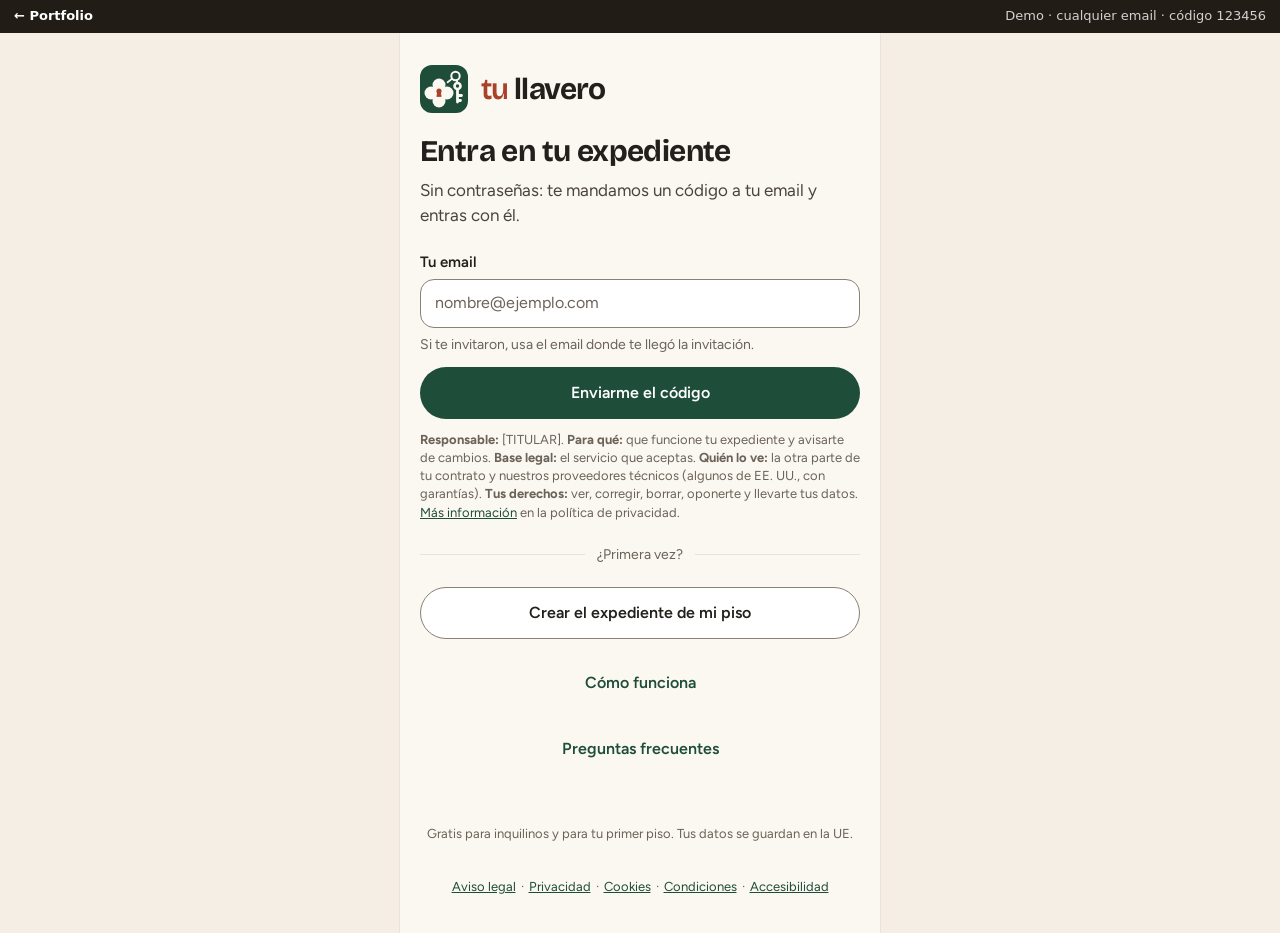
<file: proyectos/tu-llavero/demo/index.html>
<!doctype html>
<html lang="es">
  <head>
    <meta charset="utf-8" />
    <meta name="viewport" content="width=device-width, initial-scale=1, viewport-fit=cover" />
    <title>Tu llavero</title>
    <meta name="description" content="El expediente de tu piso de alquiler: acta, averías, pagos y fianza." />
    <meta name="theme-color" content="#FBF7F1" media="(prefers-color-scheme: light)" />
    <meta name="theme-color" content="#161412" media="(prefers-color-scheme: dark)" />
    <link rel="icon" href="./simbolo.svg" type="image/svg+xml" />
    <link rel="apple-touch-icon" href="./icono-180.png" />
    <link rel="preconnect" href="https://fonts.googleapis.com" />
    <link rel="preconnect" href="https://fonts.gstatic.com" crossorigin />
    <link rel="stylesheet" href="https://fonts.googleapis.com/css2?family=Bricolage+Grotesque:opsz,wght@12..96,600;12..96,700&family=Figtree:wght@400;600&display=swap" />
    <script type="module" crossorigin src="./assets/index-O_HY6YVn.js"></script>
    <link rel="stylesheet" crossorigin href="./assets/index-D8tagVOP.css">
  </head>
  <body>
    <div id="pf-demo" style="position:sticky;top:0;z-index:9999;display:flex;justify-content:space-between;align-items:center;gap:12px;padding:8px 14px;background:#221C17;color:#fff;font:500 13px/1.3 system-ui,sans-serif">
      <a href="../../tu-llavero.html" style="color:#fff;font-weight:600;text-decoration:none">← Portfolio</a>
      <span style="opacity:.8;text-align:right">Demo · cualquier email · código 123456</span>
    </div>
    <div id="raiz"></div>
  </body>
</html>
</file>
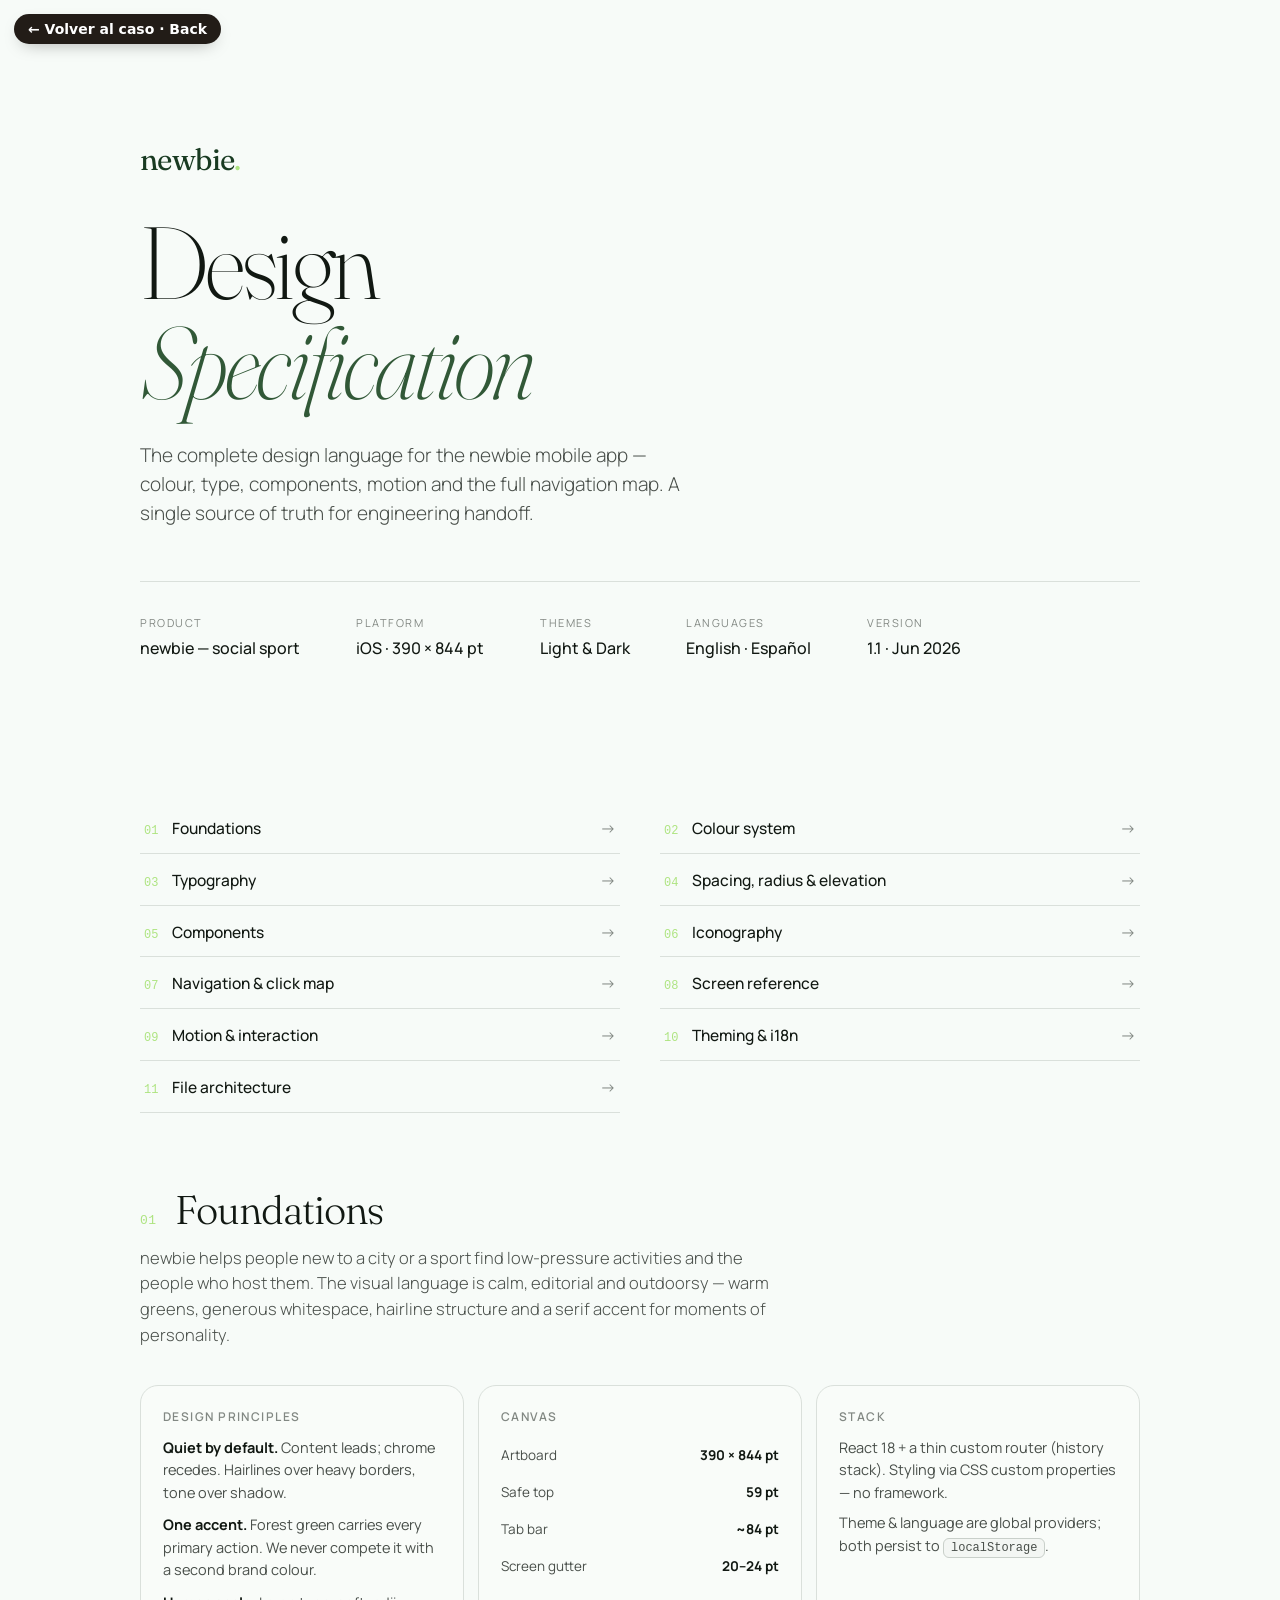
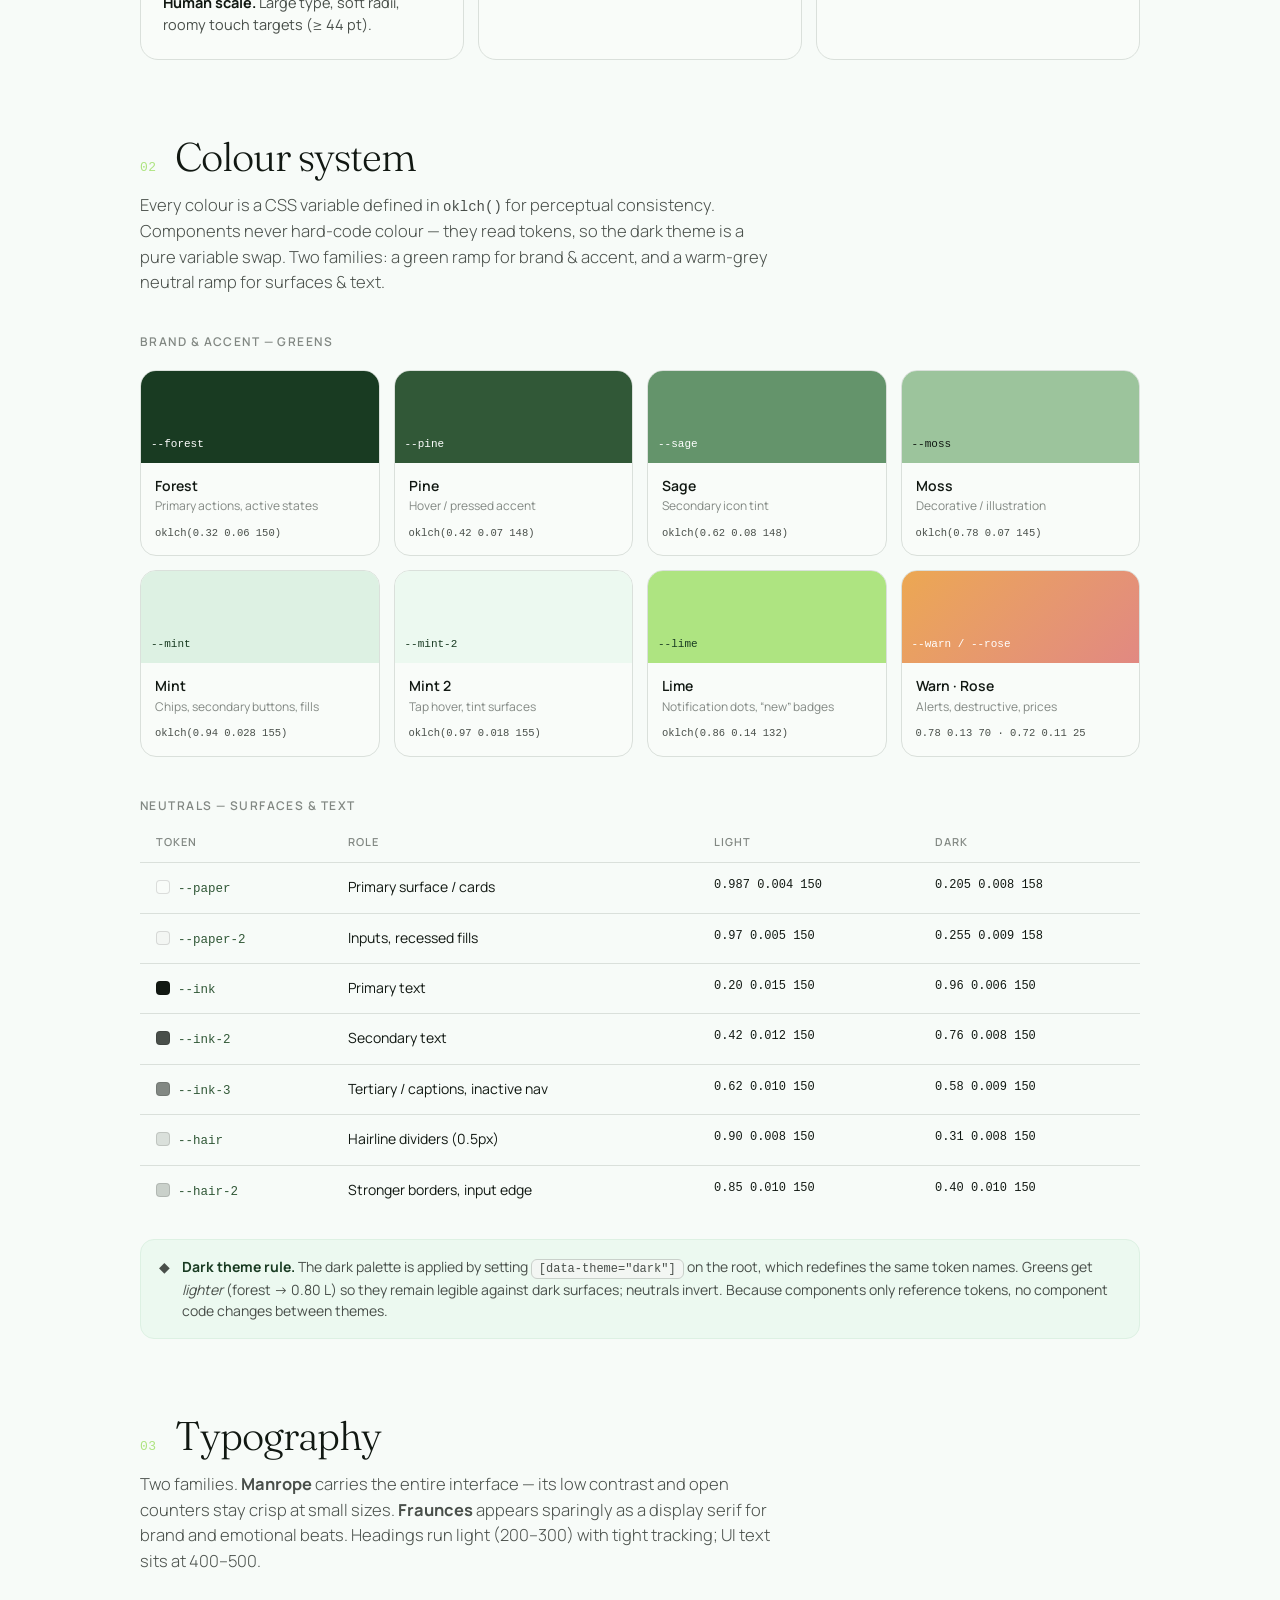
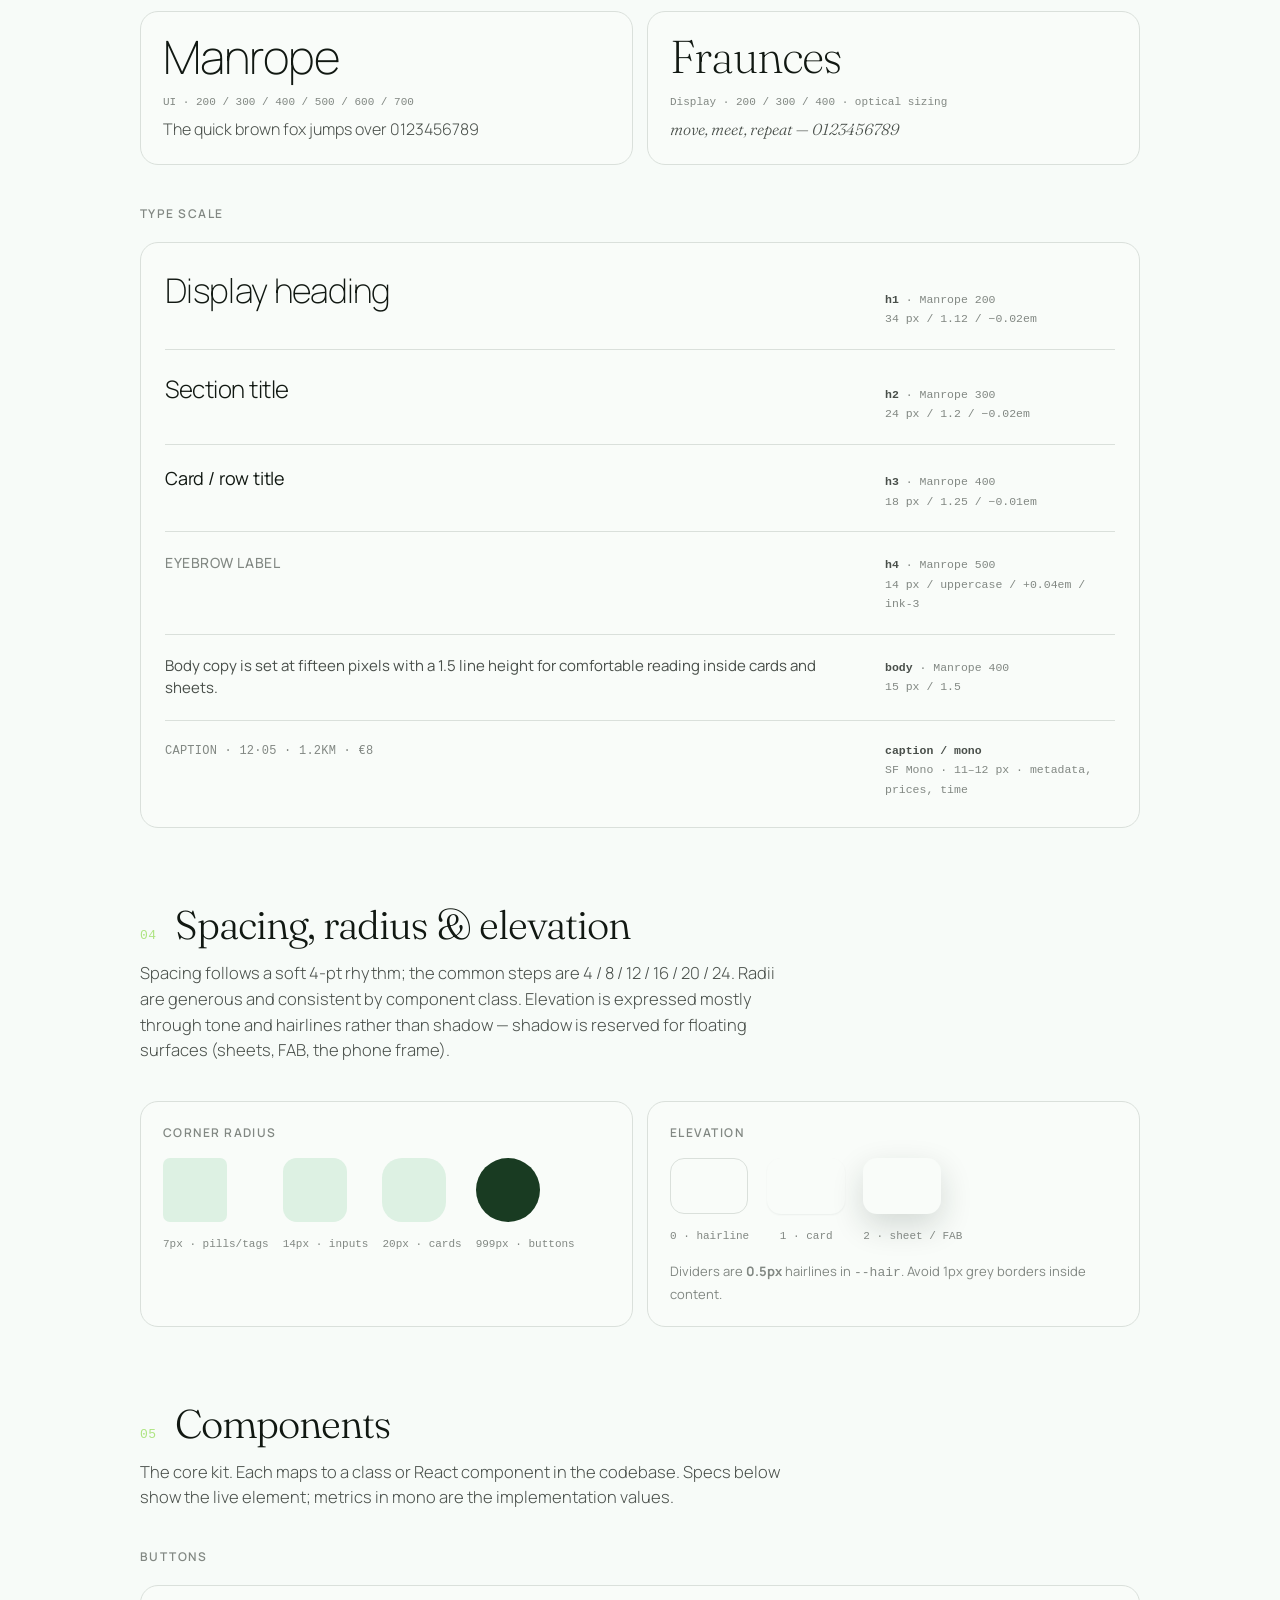
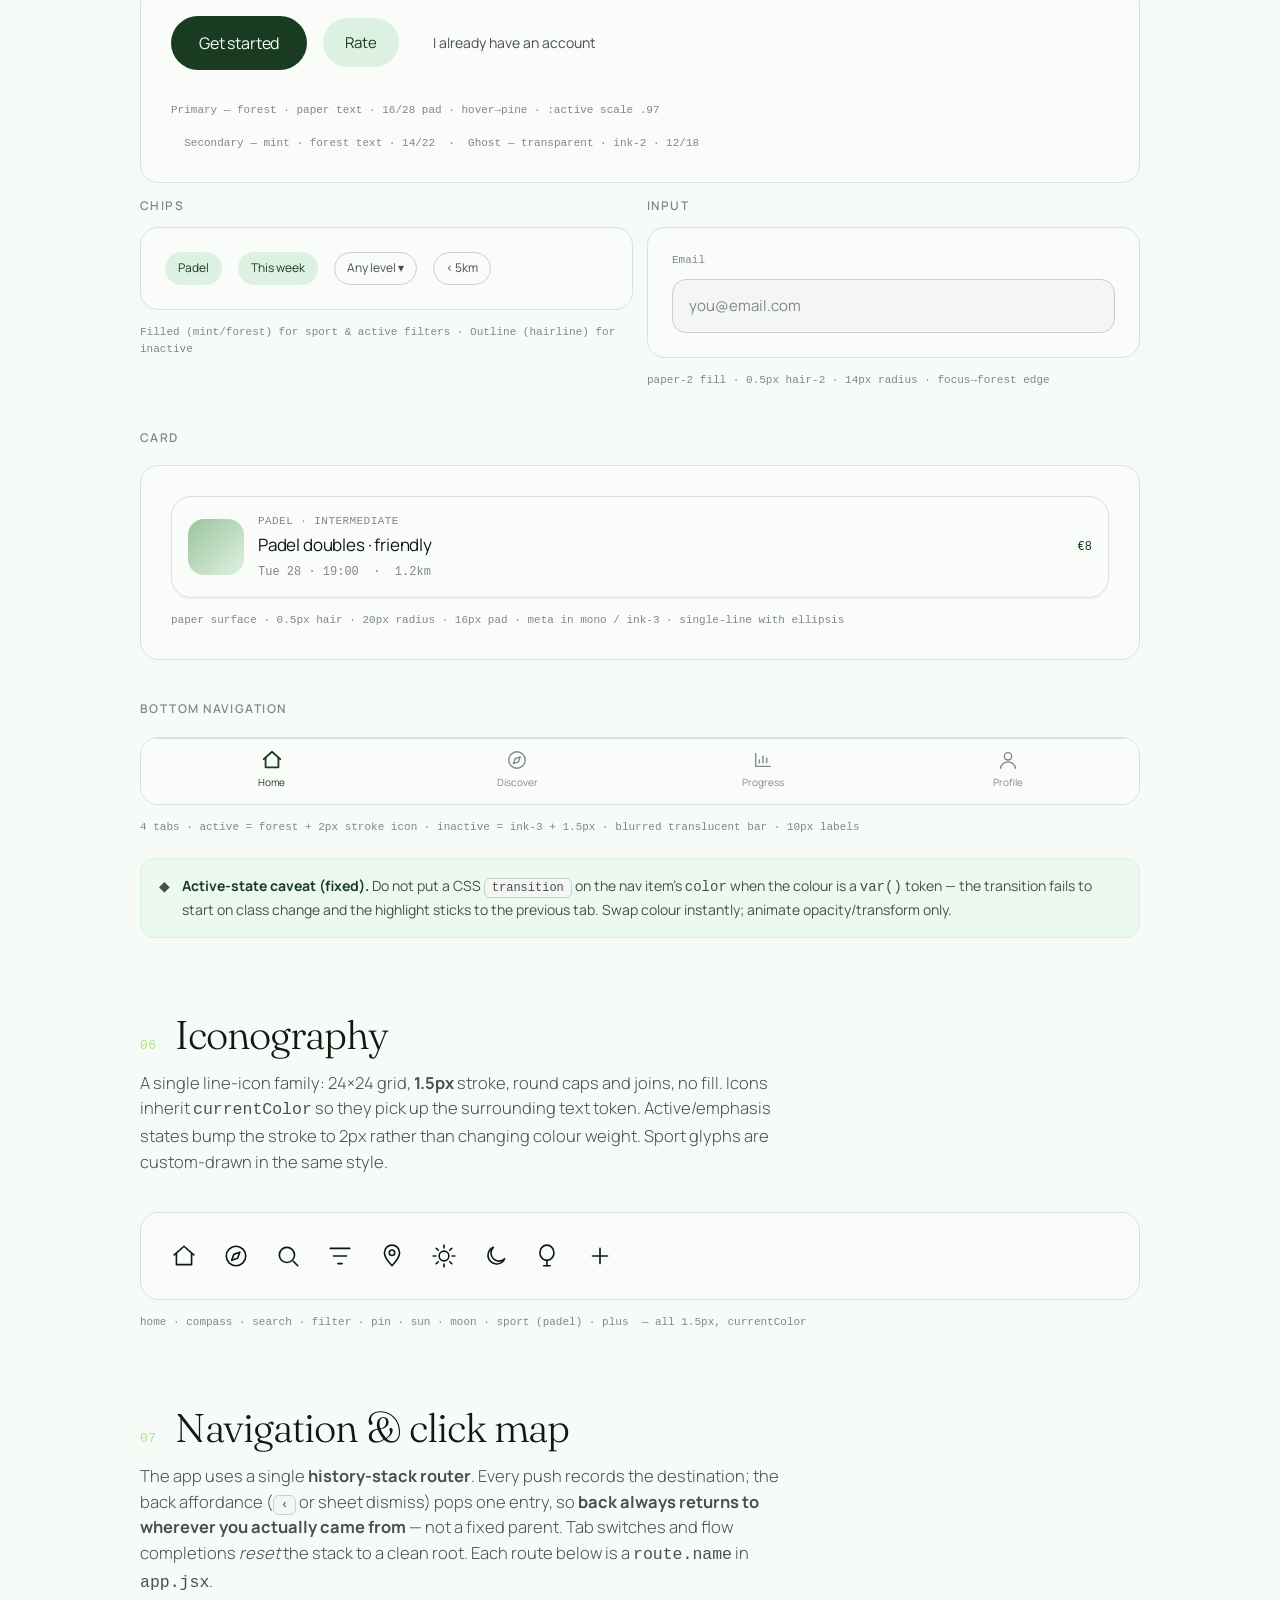
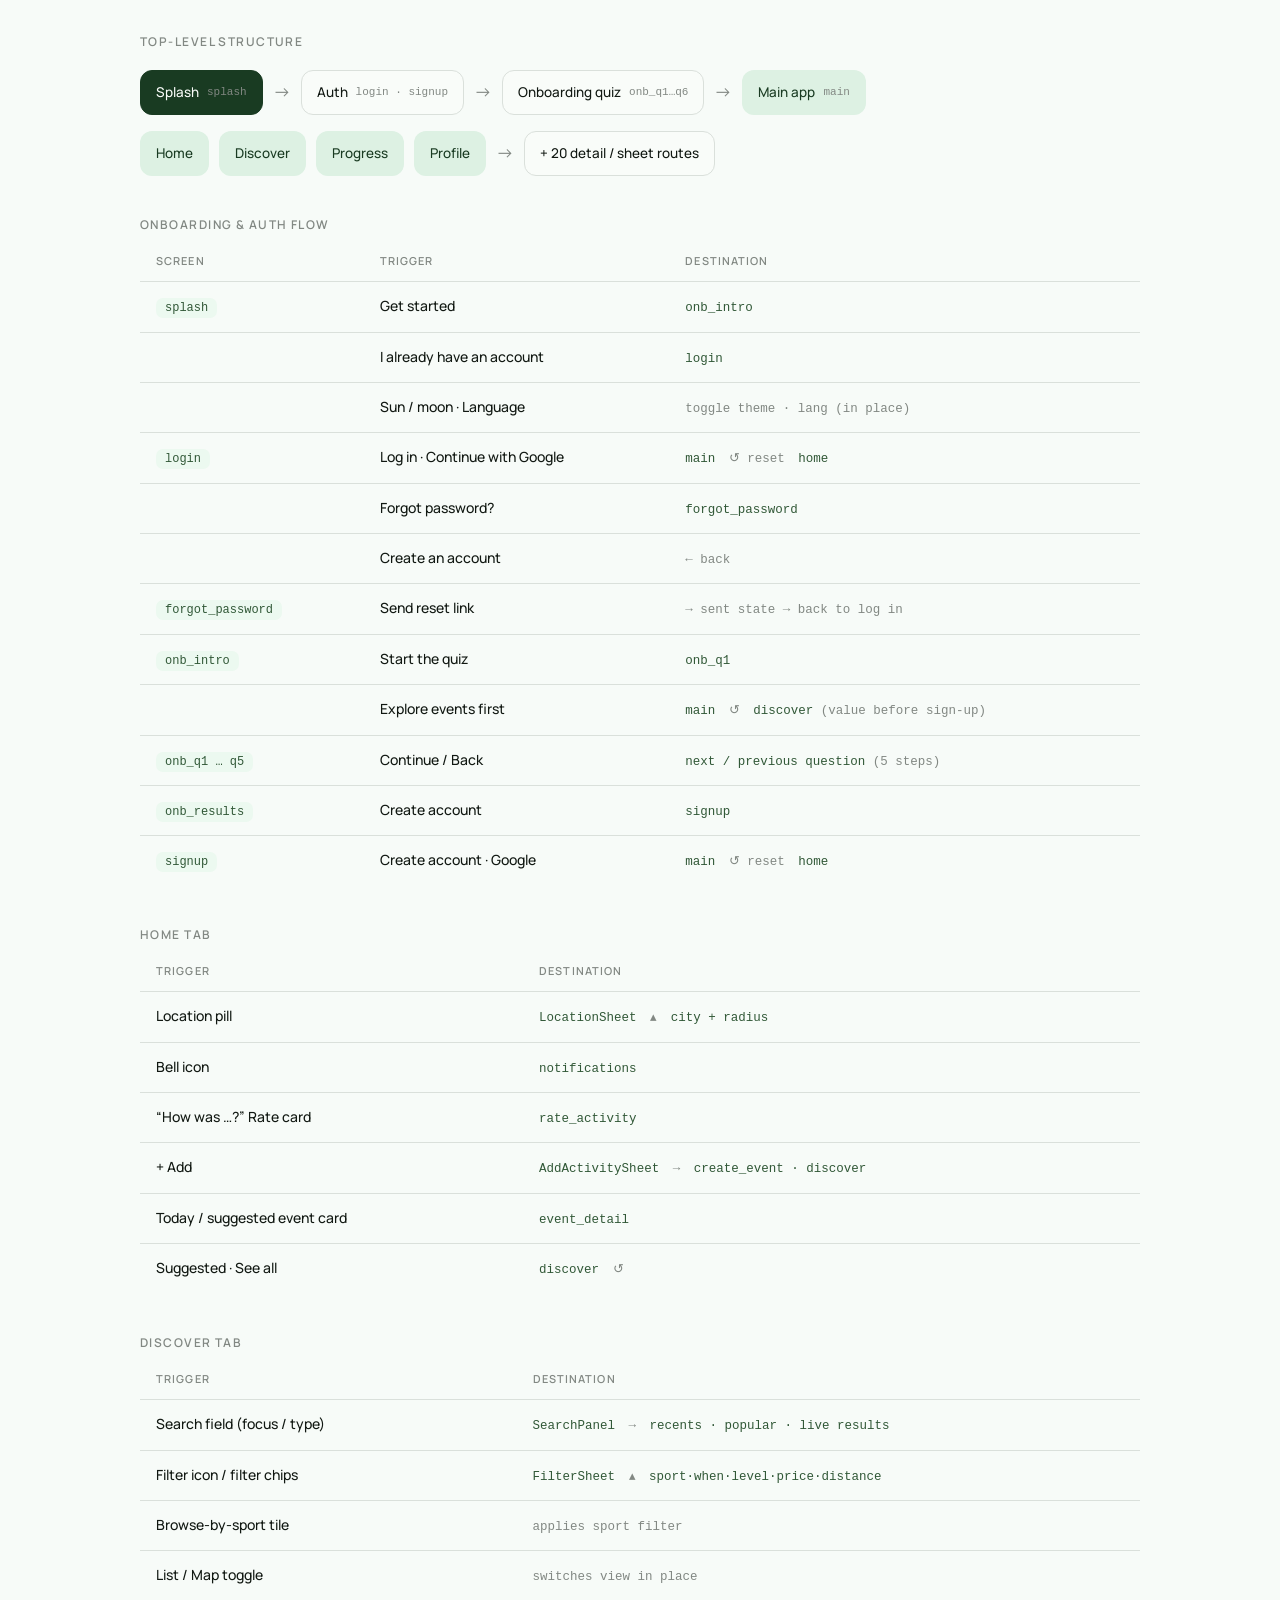
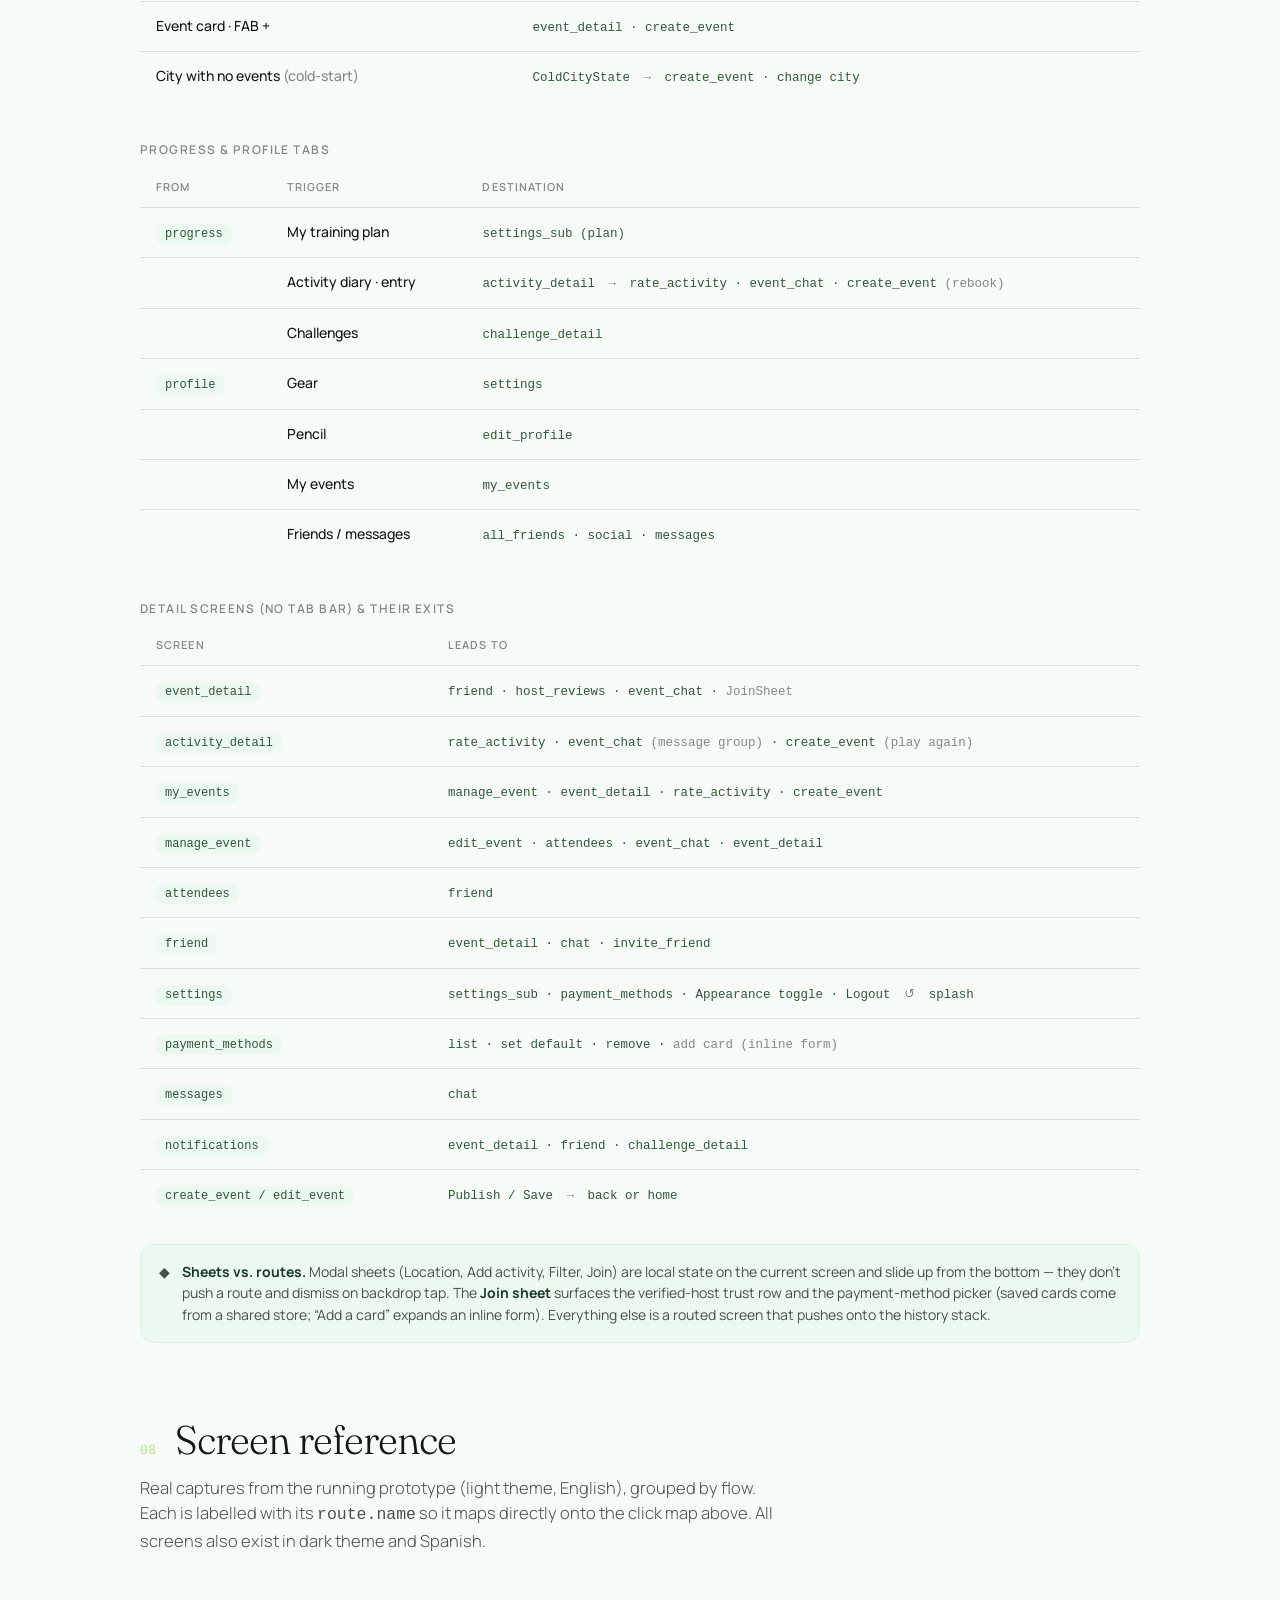
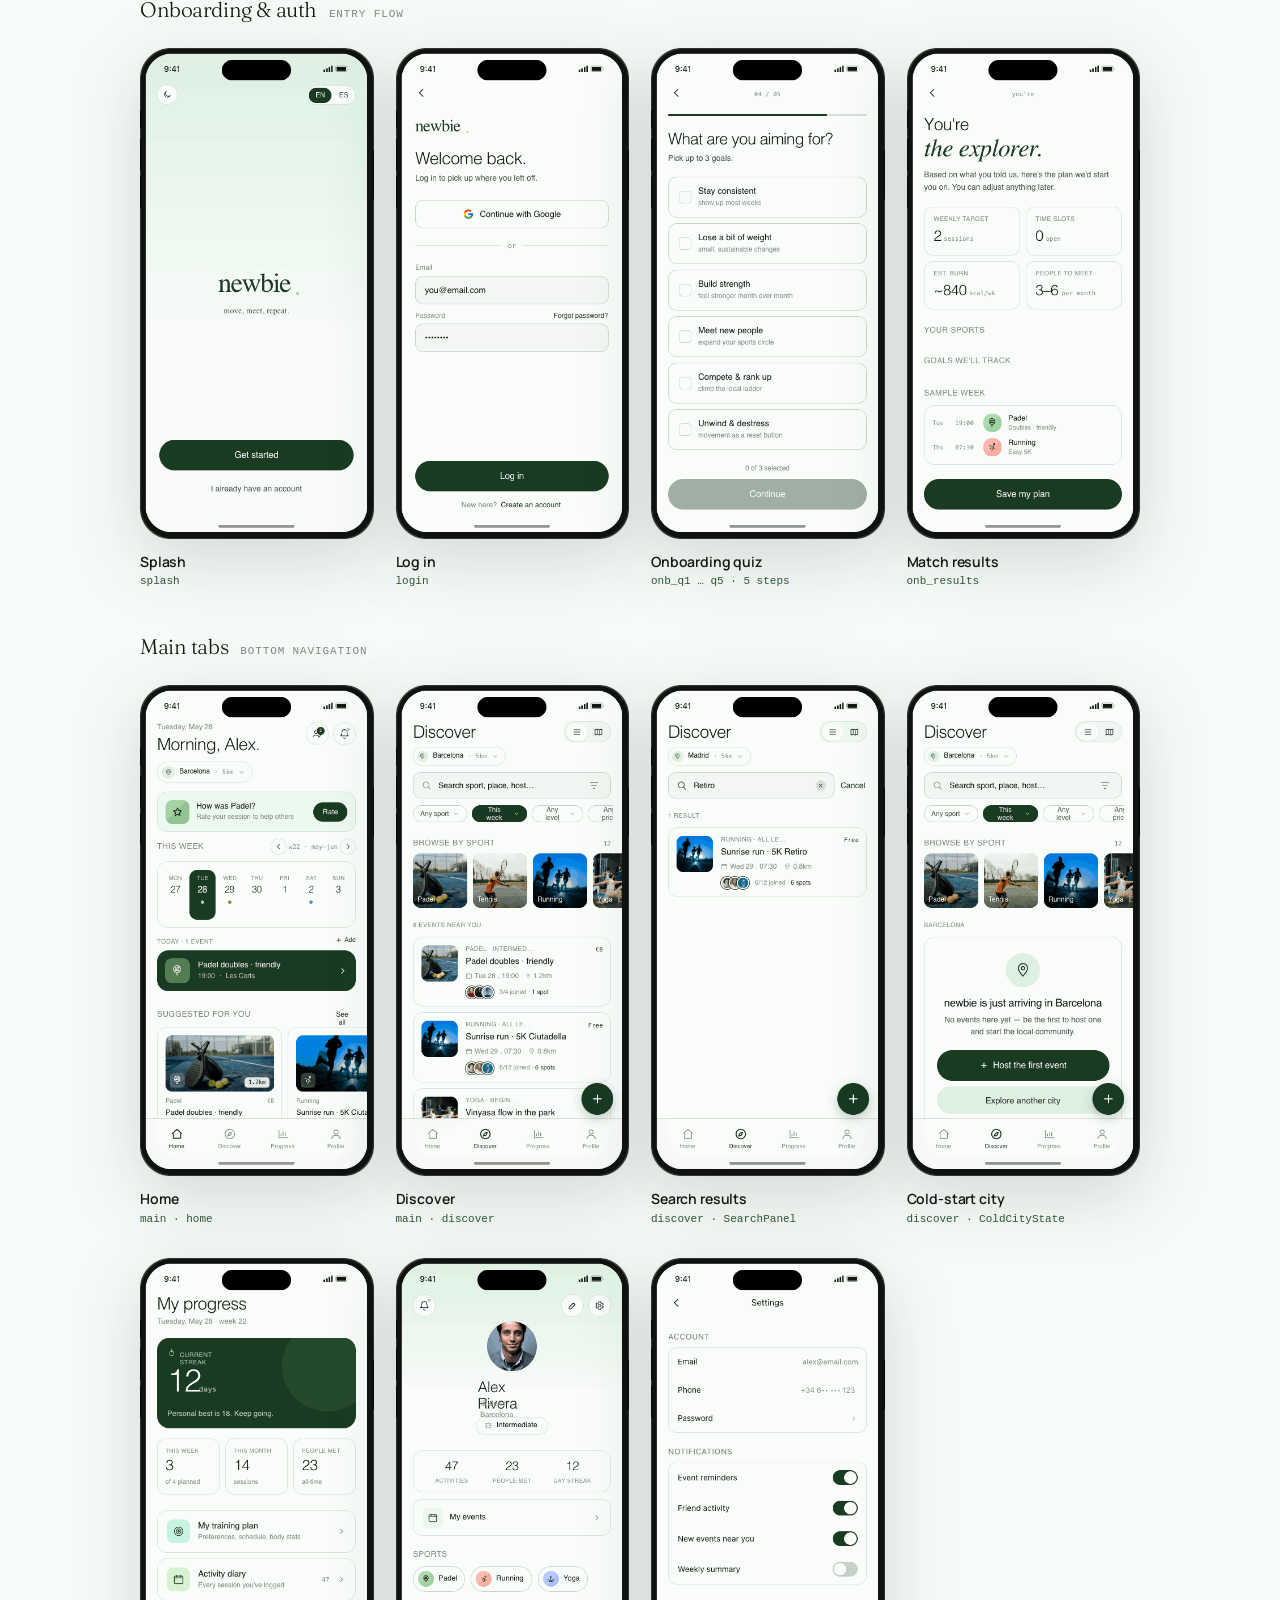
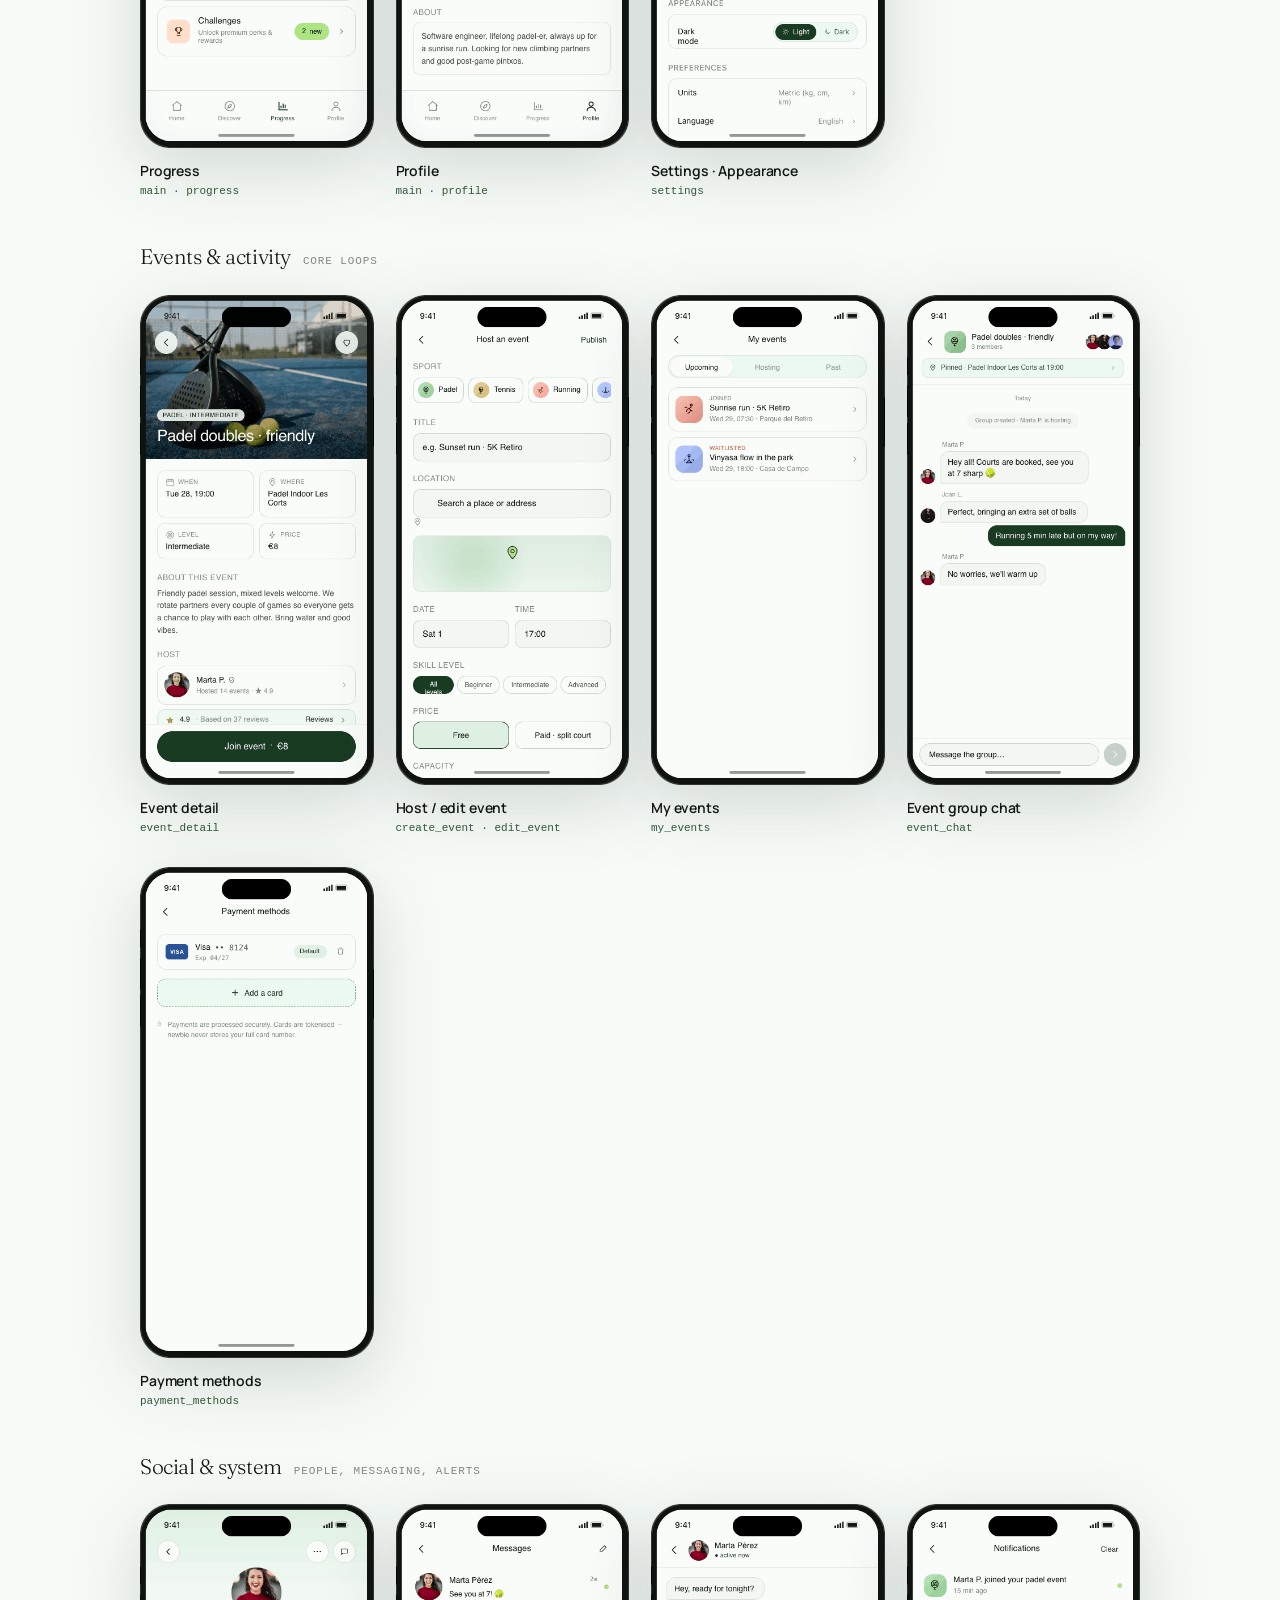
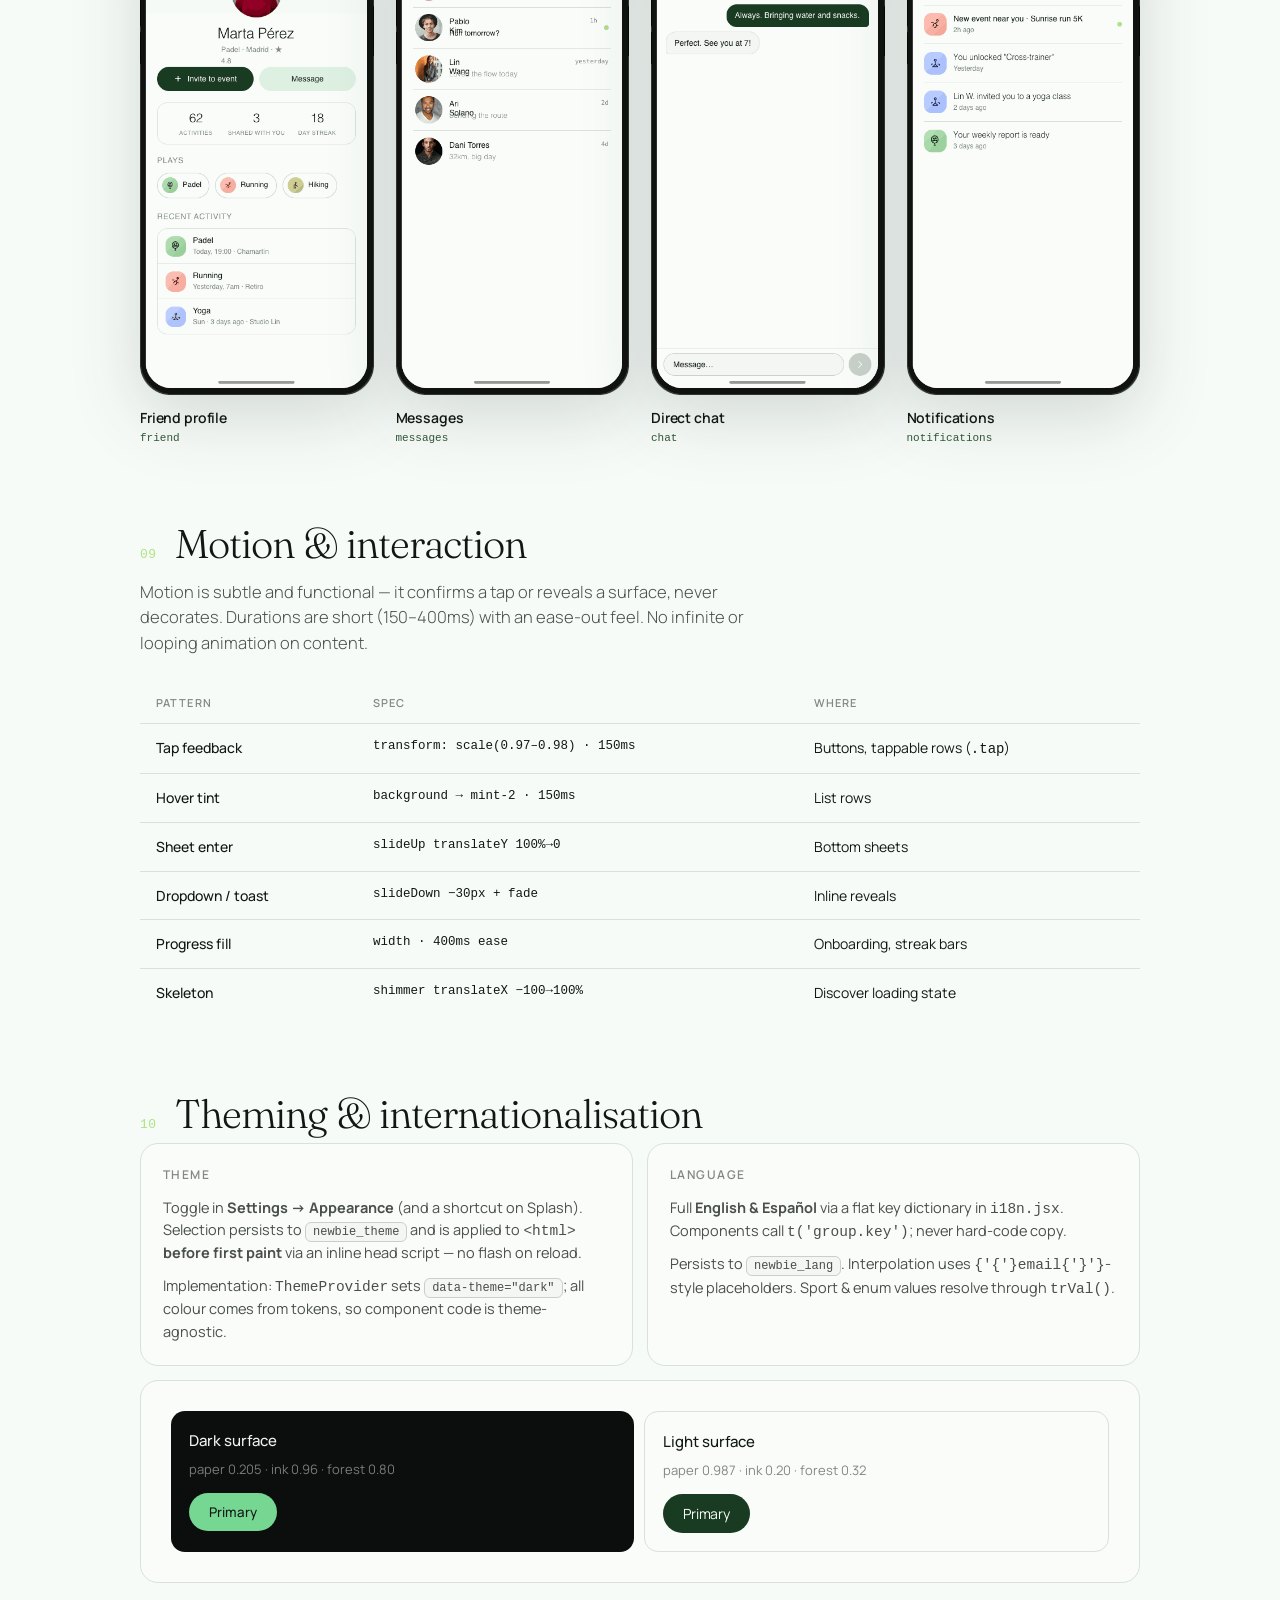
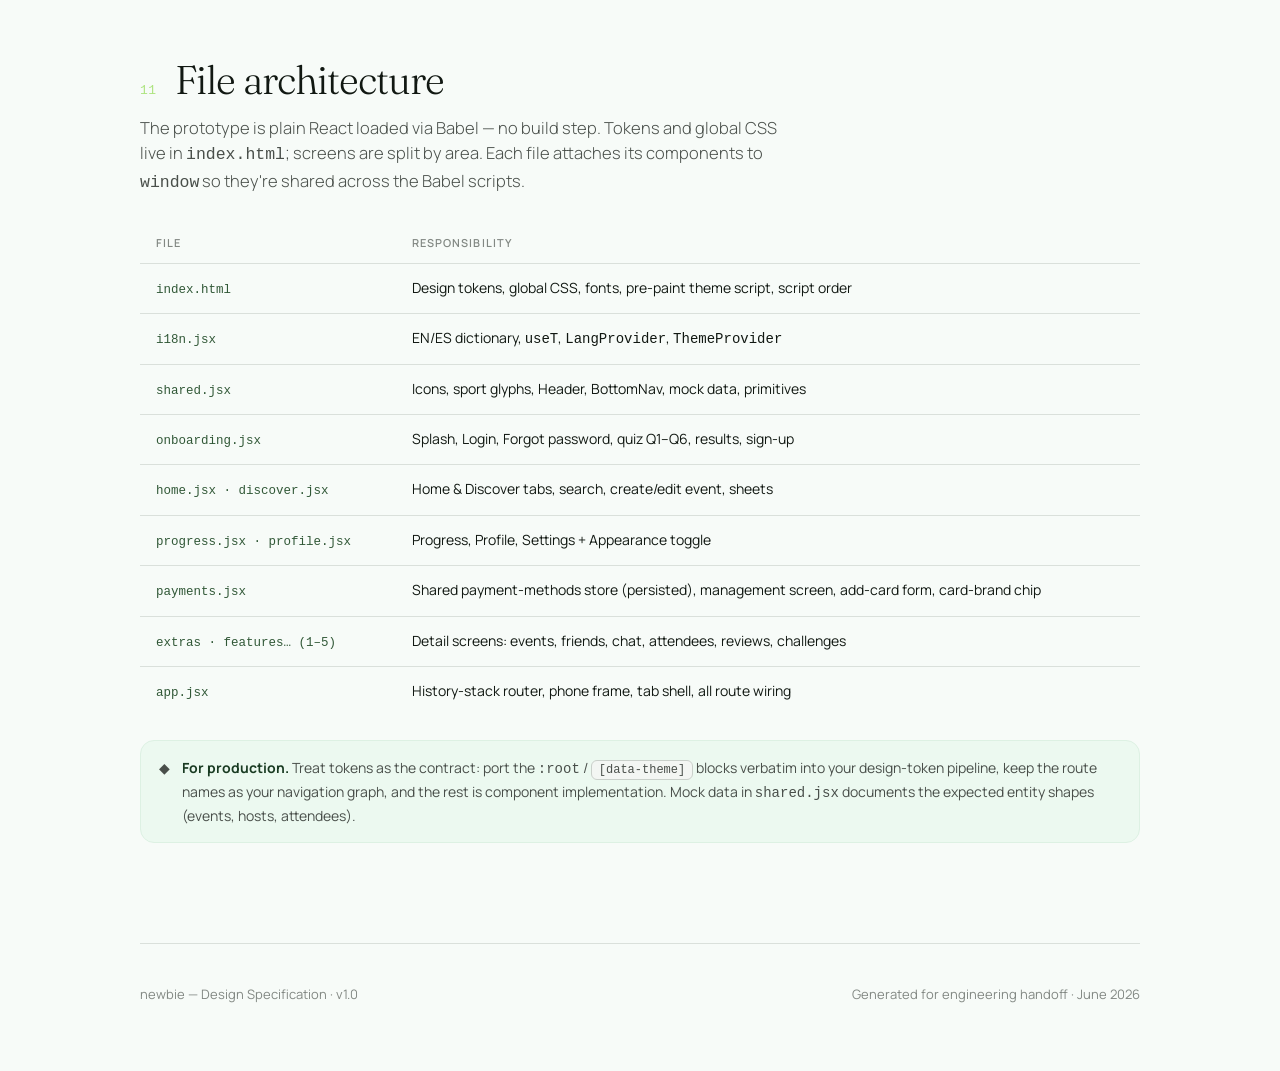
<file: proyectos/newbie/design-spec.html>
<!doctype html>
<html lang="en">
<head>
<meta charset="utf-8" />
<meta name="viewport" content="width=device-width, initial-scale=1" />
<title>newbie — Design Specification</title>
<link rel="preconnect" href="https://fonts.googleapis.com">
<link rel="preconnect" href="https://fonts.gstatic.com" crossorigin>
<link href="https://fonts.googleapis.com/css2?family=Manrope:wght@200;300;400;500;600;700&family=Fraunces:opsz,wght@9..144,200;9..144,300;9..144,400;9..144,500&display=swap" rel="stylesheet">
<style>
  :root {
    --forest: oklch(0.32 0.06 150);
    --pine:   oklch(0.42 0.07 148);
    --sage:   oklch(0.62 0.08 148);
    --moss:   oklch(0.78 0.07 145);
    --mint:   oklch(0.94 0.028 155);
    --mint-2: oklch(0.97 0.018 155);
    --lime:   oklch(0.86 0.14 132);
    --paper:  oklch(0.987 0.004 150);
    --paper-2:oklch(0.97  0.005 150);
    --ink:    oklch(0.20 0.015 150);
    --ink-2:  oklch(0.42 0.012 150);
    --ink-3:  oklch(0.62 0.010 150);
    --hair:   oklch(0.90 0.008 150);
    --hair-2: oklch(0.85 0.010 150);
    --warn:   oklch(0.78 0.13 70);
    --rose:   oklch(0.72 0.11 25);
    --page:   oklch(0.985 0.006 150);
  }
  * { box-sizing: border-box; }
  html { scroll-behavior: smooth; }
  body {
    margin: 0;
    font-family: 'Manrope', system-ui, sans-serif;
    color: var(--ink);
    background:
      radial-gradient(1100px 520px at 80% -5%, oklch(0.95 0.03 150) 0%, transparent 55%),
      var(--page);
    -webkit-font-smoothing: antialiased;
    line-height: 1.55;
  }
  .serif { font-family: 'Fraunces', Georgia, serif; }
  .mono  { font-family: ui-monospace, "SF Mono", Menlo, monospace; }

  /* Layout */
  .wrap { max-width: 1080px; margin: 0 auto; padding: 0 40px; }
  .doc  { padding-bottom: 140px; }

  /* Cover */
  .cover {
    min-height: 86vh; display: flex; flex-direction: column; justify-content: center;
    padding: 80px 0 56px;
  }
  .brand {
    font-family: 'Fraunces', serif; font-weight: 400; font-size: 30px;
    letter-spacing: -0.02em; color: var(--forest);
  }
  .brand .dot { color: var(--lime); }
  .cover h1 {
    font-family: 'Fraunces', serif; font-weight: 200;
    font-size: clamp(48px, 8vw, 104px); line-height: 0.98; letter-spacing: -0.035em;
    margin: 28px 0 0;
  }
  .cover h1 em { font-style: italic; color: var(--pine); }
  .cover .lede {
    font-size: 19px; color: var(--ink-2); max-width: 540px; margin: 28px 0 0; font-weight: 300;
  }
  .meta-row {
    display: flex; flex-wrap: wrap; gap: 36px 56px; margin-top: 52px;
    padding-top: 32px; border-top: 1px solid var(--hair);
  }
  .meta-row .k { font-size: 11px; text-transform: uppercase; letter-spacing: 0.14em; color: var(--ink-3); }
  .meta-row .v { font-size: 16px; margin-top: 5px; font-weight: 500; }

  /* Section scaffolding */
  section { padding: 76px 0 0; scroll-margin-top: 24px; }
  .sec-head { display: flex; align-items: baseline; gap: 18px; margin-bottom: 8px; }
  .sec-num {
    font-family: ui-monospace, monospace; font-size: 13px; color: var(--lime);
    font-weight: 500; letter-spacing: 0.04em; padding-top: 8px;
  }
  .sec-title {
    font-family: 'Fraunces', serif; font-weight: 300; font-size: 40px;
    letter-spacing: -0.025em; margin: 0; line-height: 1.05;
  }
  .sec-intro { color: var(--ink-2); font-size: 16.5px; max-width: 640px; margin: 14px 0 38px; font-weight: 300; }
  .sub { font-size: 12px; text-transform: uppercase; letter-spacing: 0.12em; color: var(--ink-3); font-weight: 600; margin: 40px 0 18px; }

  /* Cards / grids */
  .grid { display: grid; gap: 14px; }
  .panel {
    background: var(--paper); border: 1px solid var(--hair); border-radius: 18px; padding: 22px;
  }

  /* Color swatches */
  .swatches { grid-template-columns: repeat(4, 1fr); }
  @media (max-width: 880px){ .swatches { grid-template-columns: repeat(2, 1fr);} }
  .swatch { border: 1px solid var(--hair); border-radius: 16px; overflow: hidden; background: var(--paper); }
  .swatch .chip { height: 92px; display: flex; align-items: flex-end; padding: 10px; }
  .swatch .body { padding: 12px 14px 14px; }
  .swatch .name { font-weight: 600; font-size: 14px; }
  .swatch .role { font-size: 12px; color: var(--ink-3); margin-top: 1px; }
  .swatch .val { font-family: ui-monospace, monospace; font-size: 10.5px; color: var(--ink-2); margin-top: 9px; word-break: break-all; }
  .pair-dark { background: oklch(0.16 0.008 155); border-radius: 14px; padding: 4px; }

  /* Type specimens */
  .spec { padding: 20px 0; border-bottom: 1px solid var(--hair); display: grid; grid-template-columns: 1fr 230px; gap: 24px; align-items: baseline; }
  .spec:last-child { border-bottom: 0; }
  .spec .attrs { font-family: ui-monospace, monospace; font-size: 11.5px; color: var(--ink-3); line-height: 1.7; }
  .spec .attrs b { color: var(--ink-2); font-weight: 600; }

  /* Token tables */
  table { width: 100%; border-collapse: collapse; font-size: 14px; }
  th { text-align: left; font-size: 11px; text-transform: uppercase; letter-spacing: 0.1em; color: var(--ink-3); font-weight: 600; padding: 0 16px 12px; border-bottom: 1px solid var(--hair); }
  td { padding: 13px 16px; border-bottom: 1px solid var(--hair); vertical-align: top; }
  tr:last-child td { border-bottom: 0; }
  td .tok { font-family: ui-monospace, monospace; font-size: 12.5px; color: var(--pine); font-weight: 500; }
  td .desc { color: var(--ink-2); }
  .swatch-dot { display: inline-block; width: 14px; height: 14px; border-radius: 4px; border: 1px solid rgba(0,0,0,0.12); vertical-align: -2px; margin-right: 8px; }

  /* Component demos */
  .demo { background: var(--paper); border: 1px solid var(--hair); border-radius: 18px; padding: 30px; display: flex; flex-wrap: wrap; gap: 16px; align-items: center; }
  .demo.col { flex-direction: column; align-items: stretch; }
  .btn { display: inline-flex; align-items: center; justify-content: center; gap: 8px; border: none; cursor: default; font-family: inherit; font-weight: 400; border-radius: 999px; }
  .btn-primary { background: var(--forest); color: var(--paper); padding: 16px 28px; font-size: 16px; letter-spacing: -0.01em; }
  .btn-secondary { background: var(--mint); color: var(--forest); padding: 14px 22px; font-size: 15px; }
  .btn-ghost { background: transparent; color: var(--ink-2); padding: 12px 18px; font-size: 14px; }
  .uchip { display: inline-flex; align-items: center; gap: 6px; padding: 6px 12px; border-radius: 999px; background: var(--mint); color: var(--forest); font-size: 12px; border: 0.5px solid transparent; }
  .uchip.outline { background: transparent; border: 0.5px solid var(--hair-2); color: var(--ink-2); }
  .ucard { background: var(--paper); border: 0.5px solid var(--hair); border-radius: 20px; padding: 16px; box-shadow: 0 1px 2px rgba(20,40,30,0.04); }
  .uinput { width: 100%; background: var(--paper-2); border: 0.5px solid var(--hair-2); border-radius: 14px; padding: 14px 16px; font-family: inherit; font-size: 15px; color: var(--ink-3); }
  .label-cap { font-size: 11px; color: var(--ink-3); font-family: ui-monospace, monospace; margin-top: 14px; }

  /* Click map */
  .flow { display: flex; flex-direction: column; gap: 10px; }
  .flow-row { display: flex; align-items: stretch; gap: 10px; flex-wrap: wrap; }
  .node {
    border: 1px solid var(--hair); border-radius: 12px; background: var(--paper);
    padding: 11px 15px; font-size: 13.5px; font-weight: 500; display: flex; align-items: center; gap: 8px;
  }
  .node .mono { font-size: 11px; color: var(--ink-3); font-weight: 400; }
  .node.start { background: var(--forest); color: var(--paper); border-color: var(--forest); }
  .node.tab { background: var(--mint); border-color: transparent; color: var(--forest); }
  .arr { display: flex; align-items: center; color: var(--ink-3); font-size: 18px; }

  .maptable td:first-child { white-space: nowrap; }
  .pill-screen { font-family: ui-monospace, monospace; font-size: 12px; background: var(--mint-2); color: var(--pine); padding: 3px 9px; border-radius: 7px; font-weight: 500; }
  .trigger { color: var(--ink); font-weight: 500; }
  .dest { font-family: ui-monospace, monospace; font-size: 12.5px; color: var(--pine); }
  .dest .to { color: var(--ink-3); margin: 0 6px; }

  /* TOC */
  .toc { display: grid; grid-template-columns: repeat(2,1fr); gap: 2px 40px; margin-top: 30px; }
  @media (max-width:880px){ .toc { grid-template-columns: 1fr; } }
  .toc a { display: flex; align-items: baseline; gap: 14px; padding: 12px 4px; text-decoration: none; color: var(--ink); border-bottom: 1px solid var(--hair); transition: color .15s; }
  .toc a:hover { color: var(--pine); }
  .toc a .n { font-family: ui-monospace, monospace; font-size: 12px; color: var(--lime); }
  .toc a .t { font-size: 15.5px; font-weight: 500; }
  .toc a .arrow { margin-left: auto; color: var(--ink-3); }

  .note { background: var(--mint-2); border: 1px solid var(--mint); border-radius: 14px; padding: 16px 18px; font-size: 14px; color: var(--ink-2); display: flex; gap: 12px; }
  .note b { color: var(--forest); }

  /* Screen gallery */
  .gallery { display: grid; grid-template-columns: repeat(4, 1fr); gap: 30px 22px; }
  @media (max-width: 880px){ .gallery { grid-template-columns: repeat(2, 1fr); } }
  .shot { display: flex; flex-direction: column; gap: 12px; }
  .shot .frame { border-radius: 26px; overflow: visible; }
  .shot img { width: 100%; display: block; border-radius: 26px; filter: drop-shadow(0 20px 34px rgba(20,40,30,0.16)); }
  .shot .cap-t { font-size: 14px; font-weight: 600; letter-spacing: -0.01em; }
  .shot .cap-r { font-family: ui-monospace, monospace; font-size: 11px; color: var(--pine); margin-top: 1px; }
  .gal-group { font-family:'Fraunces',serif; font-weight: 300; font-size: 21px; letter-spacing:-0.02em; margin: 40px 0 22px; color: var(--ink); display:flex; align-items:baseline; gap:12px; }
  .gal-group span { font-family: ui-monospace, monospace; font-size: 11px; color: var(--ink-3); letter-spacing: 0.08em; text-transform: uppercase; }
  .kbd { font-family: ui-monospace, monospace; font-size: 12px; background: var(--paper-2); border: 1px solid var(--hair-2); border-radius: 6px; padding: 2px 7px; color: var(--ink-2); }

  footer { margin-top: 100px; padding: 40px 0; border-top: 1px solid var(--hair); color: var(--ink-3); font-size: 13px; display: flex; justify-content: space-between; flex-wrap: wrap; gap: 12px; }

  @media print {
    body { background: #fff; }
    section { page-break-inside: avoid; }
    .cover { min-height: auto; }
  }
</style>
</head>
<body>
<a id="pf-back" href="../newbie.html" style="position:fixed;top:14px;left:14px;z-index:9999;display:inline-flex;align-items:center;gap:6px;padding:8px 14px;border-radius:999px;background:#221C17;color:#fff;font:600 14px/1 system-ui,sans-serif;text-decoration:none;box-shadow:0 6px 18px -8px rgba(0,0,0,.4)" onclick="if(history.length>1){history.back();return false}">← Volver al caso · Back</a>

<div class="doc">

<!-- COVER -->
<div class="wrap">
  <header class="cover">
    <div class="brand">newbie<span class="dot">.</span></div>
    <h1 class="serif">Design<br><em>Specification</em></h1>
    <p class="lede">The complete design language for the newbie mobile app — colour, type, components, motion and the full navigation map. A single source of truth for engineering handoff.</p>
    <div class="meta-row">
      <div><div class="k">Product</div><div class="v">newbie — social sport</div></div>
      <div><div class="k">Platform</div><div class="v">iOS · 390 × 844 pt</div></div>
      <div><div class="k">Themes</div><div class="v">Light &amp; Dark</div></div>
      <div><div class="k">Languages</div><div class="v">English · Español</div></div>
      <div><div class="k">Version</div><div class="v">1.1 · Jun 2026</div></div>
    </div>
  </header>
</div>

<!-- TOC -->
<div class="wrap">
  <div class="toc">
    <a href="#foundations"><span class="n">01</span><span class="t">Foundations</span><span class="arrow">→</span></a>
    <a href="#color"><span class="n">02</span><span class="t">Colour system</span><span class="arrow">→</span></a>
    <a href="#type"><span class="n">03</span><span class="t">Typography</span><span class="arrow">→</span></a>
    <a href="#space"><span class="n">04</span><span class="t">Spacing, radius &amp; elevation</span><span class="arrow">→</span></a>
    <a href="#components"><span class="n">05</span><span class="t">Components</span><span class="arrow">→</span></a>
    <a href="#icons"><span class="n">06</span><span class="t">Iconography</span><span class="arrow">→</span></a>
    <a href="#nav"><span class="n">07</span><span class="t">Navigation &amp; click map</span><span class="arrow">→</span></a>
    <a href="#screens"><span class="n">08</span><span class="t">Screen reference</span><span class="arrow">→</span></a>
    <a href="#motion"><span class="n">09</span><span class="t">Motion &amp; interaction</span><span class="arrow">→</span></a>
    <a href="#theming"><span class="n">10</span><span class="t">Theming &amp; i18n</span><span class="arrow">→</span></a>
    <a href="#architecture"><span class="n">11</span><span class="t">File architecture</span><span class="arrow">→</span></a>
  </div>
</div>

<!-- 01 FOUNDATIONS -->
<div class="wrap">
<section id="foundations">
  <div class="sec-head"><span class="sec-num">01</span><h2 class="sec-title serif">Foundations</h2></div>
  <p class="sec-intro">newbie helps people new to a city or a sport find low-pressure activities and the people who host them. The visual language is calm, editorial and outdoorsy — warm greens, generous whitespace, hairline structure and a serif accent for moments of personality.</p>

  <div class="grid" style="grid-template-columns: repeat(3,1fr); gap:14px;">
    <div class="panel">
      <div class="sub" style="margin:0 0 10px;">Design principles</div>
      <p style="font-size:14.5px;color:var(--ink-2);margin:0 0 10px;"><b style="color:var(--ink)">Quiet by default.</b> Content leads; chrome recedes. Hairlines over heavy borders, tone over shadow.</p>
      <p style="font-size:14.5px;color:var(--ink-2);margin:0 0 10px;"><b style="color:var(--ink)">One accent.</b> Forest green carries every primary action. We never compete it with a second brand colour.</p>
      <p style="font-size:14.5px;color:var(--ink-2);margin:0;"><b style="color:var(--ink)">Human scale.</b> Large type, soft radii, roomy touch targets (≥ 44 pt).</p>
    </div>
    <div class="panel">
      <div class="sub" style="margin:0 0 10px;">Canvas</div>
      <table style="font-size:13.5px;">
        <tr><td style="padding:8px 0;border:0;"><span class="desc">Artboard</span></td><td style="padding:8px 0;border:0;text-align:right;"><b>390 × 844 pt</b></td></tr>
        <tr><td style="padding:8px 0;border:0;"><span class="desc">Safe top</span></td><td style="padding:8px 0;border:0;text-align:right;"><b>59 pt</b></td></tr>
        <tr><td style="padding:8px 0;border:0;"><span class="desc">Tab bar</span></td><td style="padding:8px 0;border:0;text-align:right;"><b>~84 pt</b></td></tr>
        <tr><td style="padding:8px 0;border:0;"><span class="desc">Screen gutter</span></td><td style="padding:8px 0;border:0;text-align:right;"><b>20–24 pt</b></td></tr>
      </table>
    </div>
    <div class="panel">
      <div class="sub" style="margin:0 0 10px;">Stack</div>
      <p style="font-size:14.5px;color:var(--ink-2);margin:0 0 8px;">React 18 + a thin custom router (history stack). Styling via CSS custom properties — no framework.</p>
      <p style="font-size:14.5px;color:var(--ink-2);margin:0;">Theme &amp; language are global providers; both persist to <span class="kbd">localStorage</span>.</p>
    </div>
  </div>
</section>

<!-- 02 COLOR -->
<section id="color">
  <div class="sec-head"><span class="sec-num">02</span><h2 class="sec-title serif">Colour system</h2></div>
  <p class="sec-intro">Every colour is a CSS variable defined in <span class="mono" style="font-size:14px;">oklch()</span> for perceptual consistency. Components never hard-code colour — they read tokens, so the dark theme is a pure variable swap. Two families: a green ramp for brand &amp; accent, and a warm-grey neutral ramp for surfaces &amp; text.</p>

  <div class="sub" style="margin-top:8px;">Brand &amp; accent — greens</div>
  <div class="grid swatches">
    <div class="swatch"><div class="chip" style="background:var(--forest);color:#fff;"><span class="mono" style="font-size:11px;">--forest</span></div><div class="body"><div class="name">Forest</div><div class="role">Primary actions, active states</div><div class="val">oklch(0.32 0.06 150)</div></div></div>
    <div class="swatch"><div class="chip" style="background:var(--pine);color:#fff;"><span class="mono" style="font-size:11px;">--pine</span></div><div class="body"><div class="name">Pine</div><div class="role">Hover / pressed accent</div><div class="val">oklch(0.42 0.07 148)</div></div></div>
    <div class="swatch"><div class="chip" style="background:var(--sage);color:#fff;"><span class="mono" style="font-size:11px;">--sage</span></div><div class="body"><div class="name">Sage</div><div class="role">Secondary icon tint</div><div class="val">oklch(0.62 0.08 148)</div></div></div>
    <div class="swatch"><div class="chip" style="background:var(--moss);"><span class="mono" style="font-size:11px;">--moss</span></div><div class="body"><div class="name">Moss</div><div class="role">Decorative / illustration</div><div class="val">oklch(0.78 0.07 145)</div></div></div>
    <div class="swatch"><div class="chip" style="background:var(--mint);color:var(--forest);"><span class="mono" style="font-size:11px;">--mint</span></div><div class="body"><div class="name">Mint</div><div class="role">Chips, secondary buttons, fills</div><div class="val">oklch(0.94 0.028 155)</div></div></div>
    <div class="swatch"><div class="chip" style="background:var(--mint-2);color:var(--forest);"><span class="mono" style="font-size:11px;">--mint-2</span></div><div class="body"><div class="name">Mint&nbsp;2</div><div class="role">Tap hover, tint surfaces</div><div class="val">oklch(0.97 0.018 155)</div></div></div>
    <div class="swatch"><div class="chip" style="background:var(--lime);color:var(--forest);"><span class="mono" style="font-size:11px;">--lime</span></div><div class="body"><div class="name">Lime</div><div class="role">Notification dots, “new” badges</div><div class="val">oklch(0.86 0.14 132)</div></div></div>
    <div class="swatch"><div class="chip" style="background:linear-gradient(135deg,var(--warn),var(--rose));color:#fff;"><span class="mono" style="font-size:11px;">--warn / --rose</span></div><div class="body"><div class="name">Warn · Rose</div><div class="role">Alerts, destructive, prices</div><div class="val">0.78 0.13 70 · 0.72 0.11 25</div></div></div>
  </div>

  <div class="sub">Neutrals — surfaces &amp; text</div>
  <table>
    <thead><tr><th>Token</th><th>Role</th><th>Light</th><th>Dark</th></tr></thead>
    <tbody>
      <tr><td><span class="swatch-dot" style="background:var(--paper)"></span><span class="tok">--paper</span></td><td class="desc">Primary surface / cards</td><td class="mono" style="font-size:12px">0.987 0.004 150</td><td class="mono" style="font-size:12px">0.205 0.008 158</td></tr>
      <tr><td><span class="swatch-dot" style="background:var(--paper-2)"></span><span class="tok">--paper-2</span></td><td class="desc">Inputs, recessed fills</td><td class="mono" style="font-size:12px">0.97 0.005 150</td><td class="mono" style="font-size:12px">0.255 0.009 158</td></tr>
      <tr><td><span class="swatch-dot" style="background:var(--ink)"></span><span class="tok">--ink</span></td><td class="desc">Primary text</td><td class="mono" style="font-size:12px">0.20 0.015 150</td><td class="mono" style="font-size:12px">0.96 0.006 150</td></tr>
      <tr><td><span class="swatch-dot" style="background:var(--ink-2)"></span><span class="tok">--ink-2</span></td><td class="desc">Secondary text</td><td class="mono" style="font-size:12px">0.42 0.012 150</td><td class="mono" style="font-size:12px">0.76 0.008 150</td></tr>
      <tr><td><span class="swatch-dot" style="background:var(--ink-3)"></span><span class="tok">--ink-3</span></td><td class="desc">Tertiary / captions, inactive nav</td><td class="mono" style="font-size:12px">0.62 0.010 150</td><td class="mono" style="font-size:12px">0.58 0.009 150</td></tr>
      <tr><td><span class="swatch-dot" style="background:var(--hair)"></span><span class="tok">--hair</span></td><td class="desc">Hairline dividers (0.5px)</td><td class="mono" style="font-size:12px">0.90 0.008 150</td><td class="mono" style="font-size:12px">0.31 0.008 150</td></tr>
      <tr><td><span class="swatch-dot" style="background:var(--hair-2)"></span><span class="tok">--hair-2</span></td><td class="desc">Stronger borders, input edge</td><td class="mono" style="font-size:12px">0.85 0.010 150</td><td class="mono" style="font-size:12px">0.40 0.010 150</td></tr>
    </tbody>
  </table>

  <div class="note" style="margin-top:24px;"><div>◆</div><div><b>Dark theme rule.</b> The dark palette is applied by setting <span class="kbd">[data-theme="dark"]</span> on the root, which redefines the same token names. Greens get <em>lighter</em> (forest → 0.80 L) so they remain legible against dark surfaces; neutrals invert. Because components only reference tokens, no component code changes between themes.</div></div>
</section>

<!-- 03 TYPOGRAPHY -->
<section id="type">
  <div class="sec-head"><span class="sec-num">03</span><h2 class="sec-title serif">Typography</h2></div>
  <p class="sec-intro">Two families. <b>Manrope</b> carries the entire interface — its low contrast and open counters stay crisp at small sizes. <b>Fraunces</b> appears sparingly as a display serif for brand and emotional beats. Headings run light (200–300) with tight tracking; UI text sits at 400–500.</p>

  <div class="grid" style="grid-template-columns:1fr 1fr;gap:14px;margin-bottom:8px;">
    <div class="panel"><div style="font-family:'Manrope';font-size:46px;font-weight:200;letter-spacing:-0.02em;line-height:1;">Manrope</div><div class="label-cap" style="margin-top:14px;">UI · 200 / 300 / 400 / 500 / 600 / 700</div><div style="font-family:'Manrope';font-weight:300;margin-top:6px;color:var(--ink-2);">The quick brown fox jumps over 0123456789</div></div>
    <div class="panel"><div class="serif" style="font-size:46px;font-weight:200;letter-spacing:-0.025em;line-height:1;">Fraunces</div><div class="label-cap" style="margin-top:14px;">Display · 200 / 300 / 400 · optical sizing</div><div class="serif" style="font-weight:300;margin-top:6px;color:var(--ink-2);font-style:italic;">move, meet, repeat — 0123456789</div></div>
  </div>

  <div class="sub">Type scale</div>
  <div class="panel" style="padding:8px 24px;">
    <div class="spec"><div style="font-size:34px;font-weight:200;letter-spacing:-0.02em;line-height:1.12;">Display heading</div><div class="attrs"><b>h1</b> · Manrope 200<br>34&nbsp;px / 1.12 / −0.02em</div></div>
    <div class="spec"><div style="font-size:24px;font-weight:300;letter-spacing:-0.02em;">Section title</div><div class="attrs"><b>h2</b> · Manrope 300<br>24&nbsp;px / 1.2 / −0.02em</div></div>
    <div class="spec"><div style="font-size:18px;font-weight:400;letter-spacing:-0.01em;">Card / row title</div><div class="attrs"><b>h3</b> · Manrope 400<br>18&nbsp;px / 1.25 / −0.01em</div></div>
    <div class="spec"><div style="font-size:14px;font-weight:500;letter-spacing:0.04em;text-transform:uppercase;color:var(--ink-3);">Eyebrow label</div><div class="attrs"><b>h4</b> · Manrope 500<br>14&nbsp;px / uppercase / +0.04em / ink-3</div></div>
    <div class="spec"><div style="font-size:15px;font-weight:400;color:var(--ink-2);line-height:1.5;">Body copy is set at fifteen pixels with a 1.5 line height for comfortable reading inside cards and sheets.</div><div class="attrs"><b>body</b> · Manrope 400<br>15&nbsp;px / 1.5</div></div>
    <div class="spec"><div class="mono" style="font-size:12px;color:var(--ink-3);letter-spacing:0.02em;">CAPTION · 12·05 · 1.2KM · €8</div><div class="attrs"><b>caption / mono</b><br>SF Mono · 11–12&nbsp;px · metadata, prices, time</div></div>
  </div>
</section>

<!-- 04 SPACING -->
<section id="space">
  <div class="sec-head"><span class="sec-num">04</span><h2 class="sec-title serif">Spacing, radius &amp; elevation</h2></div>
  <p class="sec-intro">Spacing follows a soft 4-pt rhythm; the common steps are 4 / 8 / 12 / 16 / 20 / 24. Radii are generous and consistent by component class. Elevation is expressed mostly through tone and hairlines rather than shadow — shadow is reserved for floating surfaces (sheets, FAB, the phone frame).</p>

  <div class="grid" style="grid-template-columns:1fr 1fr;gap:14px;">
    <div class="panel">
      <div class="sub" style="margin:0 0 16px;">Corner radius</div>
      <div style="display:flex;gap:14px;align-items:flex-end;flex-wrap:wrap;">
        <div style="text-align:center;"><div style="width:64px;height:64px;background:var(--mint);border-radius:7px;"></div><div class="label-cap">7px · pills/tags</div></div>
        <div style="text-align:center;"><div style="width:64px;height:64px;background:var(--mint);border-radius:14px;"></div><div class="label-cap">14px · inputs</div></div>
        <div style="text-align:center;"><div style="width:64px;height:64px;background:var(--mint);border-radius:20px;"></div><div class="label-cap">20px · cards</div></div>
        <div style="text-align:center;"><div style="width:64px;height:64px;background:var(--forest);border-radius:999px;"></div><div class="label-cap">999px · buttons</div></div>
      </div>
    </div>
    <div class="panel">
      <div class="sub" style="margin:0 0 16px;">Elevation</div>
      <div style="display:flex;gap:18px;align-items:center;flex-wrap:wrap;">
        <div style="text-align:center;"><div style="width:78px;height:56px;background:var(--paper);border:0.5px solid var(--hair);border-radius:14px;"></div><div class="label-cap">0 · hairline</div></div>
        <div style="text-align:center;"><div style="width:78px;height:56px;background:var(--paper);border-radius:14px;box-shadow:0 1px 2px rgba(20,40,30,0.06);"></div><div class="label-cap">1 · card</div></div>
        <div style="text-align:center;"><div style="width:78px;height:56px;background:var(--paper);border-radius:14px;box-shadow:0 12px 32px rgba(20,40,30,0.16);"></div><div class="label-cap">2 · sheet / FAB</div></div>
      </div>
      <p style="font-size:13px;color:var(--ink-3);margin:16px 0 0;">Dividers are <b>0.5px</b> hairlines in <span class="mono">--hair</span>. Avoid 1px grey borders inside content.</p>
    </div>
  </div>
</section>

<!-- 05 COMPONENTS -->
<section id="components">
  <div class="sec-head"><span class="sec-num">05</span><h2 class="sec-title serif">Components</h2></div>
  <p class="sec-intro">The core kit. Each maps to a class or React component in the codebase. Specs below show the live element; metrics in mono are the implementation values.</p>

  <div class="sub" style="margin-top:8px;">Buttons</div>
  <div class="demo">
    <button class="btn btn-primary">Get started</button>
    <button class="btn btn-secondary">Rate</button>
    <button class="btn btn-ghost">I already have an account</button>
    <div style="flex-basis:100%;height:0;"></div>
    <div class="label-cap" style="margin:0;">Primary <span style="color:var(--ink-3)">— forest · paper text · 16/28 pad · hover→pine · :active scale .97</span></div>
    <div class="label-cap" style="margin:0;">&nbsp;&nbsp;Secondary <span style="color:var(--ink-3)">— mint · forest text · 14/22</span> &nbsp;·&nbsp; Ghost <span style="color:var(--ink-3)">— transparent · ink-2 · 12/18</span></div>
  </div>

  <div class="grid" style="grid-template-columns:1fr 1fr;gap:14px;margin-top:14px;">
    <div>
      <div class="sub" style="margin:0 0 12px;">Chips</div>
      <div class="demo" style="padding:24px;">
        <span class="uchip">Padel</span>
        <span class="uchip">This week</span>
        <span class="uchip outline">Any level ▾</span>
        <span class="uchip outline">&lt; 5km</span>
      </div>
      <div class="label-cap">Filled (mint/forest) for sport &amp; active filters · Outline (hairline) for inactive</div>
    </div>
    <div>
      <div class="sub" style="margin:0 0 12px;">Input</div>
      <div class="demo col" style="padding:24px;gap:10px;">
        <div class="label-cap" style="margin:0;">Email</div>
        <div class="uinput">you@email.com</div>
      </div>
      <div class="label-cap">paper-2 fill · 0.5px hair-2 · 14px radius · focus→forest edge</div>
    </div>
  </div>

  <div class="sub">Card</div>
  <div class="demo col" style="gap:0;align-items:stretch;">
    <div class="ucard" style="display:flex;gap:14px;align-items:center;">
      <div style="width:56px;height:56px;border-radius:16px;background:linear-gradient(135deg,var(--moss),var(--mint));flex-shrink:0;"></div>
      <div style="flex:1;">
        <div class="mono" style="font-size:11px;color:var(--ink-3);text-transform:uppercase;letter-spacing:0.04em;">Padel · Intermediate</div>
        <div style="font-size:17px;font-weight:400;letter-spacing:-0.01em;margin:2px 0 4px;">Padel doubles · friendly</div>
        <div class="mono" style="font-size:12px;color:var(--ink-3);">Tue 28 · 19:00 &nbsp;·&nbsp; 1.2km</div>
      </div>
      <div style="text-align:right;"><div class="mono" style="font-size:12px;color:var(--forest);font-weight:500;">€8</div></div>
    </div>
    <div class="label-cap">paper surface · 0.5px hair · 20px radius · 16px pad · meta in mono / ink-3 · single-line with ellipsis</div>
  </div>

  <div class="sub">Bottom navigation</div>
  <div class="demo" style="padding:0;overflow:hidden;">
    <div style="width:100%;display:grid;grid-template-columns:repeat(4,1fr);padding:10px 8px 14px;border-top:0.5px solid var(--hair);background:var(--paper);">
      <div style="display:flex;flex-direction:column;align-items:center;gap:4px;color:var(--forest);"><svg width="22" height="22" viewBox="0 0 24 24" fill="none" stroke="currentColor" stroke-width="2" stroke-linecap="round" stroke-linejoin="round"><path d="M3 11l9-8 9 8"/><path d="M5 10v10h14V10"/></svg><span style="font-size:10px;">Home</span></div>
      <div style="display:flex;flex-direction:column;align-items:center;gap:4px;color:var(--ink-3);"><svg width="22" height="22" viewBox="0 0 24 24" fill="none" stroke="currentColor" stroke-width="1.5" stroke-linecap="round" stroke-linejoin="round"><circle cx="12" cy="12" r="9"/><path d="M15.5 8.5l-2 5.5-5.5 2 2-5.5z"/></svg><span style="font-size:10px;">Discover</span></div>
      <div style="display:flex;flex-direction:column;align-items:center;gap:4px;color:var(--ink-3);"><svg width="22" height="22" viewBox="0 0 24 24" fill="none" stroke="currentColor" stroke-width="1.5" stroke-linecap="round" stroke-linejoin="round"><path d="M4 19V5"/><path d="M4 19h16"/><path d="M8 15v-3"/><path d="M12 15V8"/><path d="M16 15v-5"/></svg><span style="font-size:10px;">Progress</span></div>
      <div style="display:flex;flex-direction:column;align-items:center;gap:4px;color:var(--ink-3);"><svg width="22" height="22" viewBox="0 0 24 24" fill="none" stroke="currentColor" stroke-width="1.5" stroke-linecap="round" stroke-linejoin="round"><circle cx="12" cy="8" r="4"/><path d="M4 21c0-4 4-7 8-7s8 3 8 7"/></svg><span style="font-size:10px;">Profile</span></div>
    </div>
  </div>
  <div class="label-cap">4 tabs · active = forest + 2px stroke icon · inactive = ink-3 + 1.5px · blurred translucent bar · 10px labels</div>

  <div class="note" style="margin-top:22px;"><div>◆</div><div><b>Active-state caveat (fixed).</b> Do not put a CSS <span class="kbd">transition</span> on the nav item's <span class="mono">color</span> when the colour is a <span class="mono">var()</span> token — the transition fails to start on class change and the highlight sticks to the previous tab. Swap colour instantly; animate opacity/transform only.</div></div>
</section>

<!-- 06 ICONS -->
<section id="icons">
  <div class="sec-head"><span class="sec-num">06</span><h2 class="sec-title serif">Iconography</h2></div>
  <p class="sec-intro">A single line-icon family: 24×24 grid, <b>1.5px</b> stroke, round caps and joins, no fill. Icons inherit <span class="mono">currentColor</span> so they pick up the surrounding text token. Active/emphasis states bump the stroke to 2px rather than changing colour weight. Sport glyphs are custom-drawn in the same style.</p>
  <div class="demo" style="gap:26px;color:var(--ink);">
    <svg width="26" height="26" viewBox="0 0 24 24" fill="none" stroke="currentColor" stroke-width="1.5" stroke-linecap="round" stroke-linejoin="round"><path d="M3 11l9-8 9 8"/><path d="M5 10v10h14V10"/></svg>
    <svg width="26" height="26" viewBox="0 0 24 24" fill="none" stroke="currentColor" stroke-width="1.5" stroke-linecap="round" stroke-linejoin="round"><circle cx="12" cy="12" r="9"/><path d="M15.5 8.5l-2 5.5-5.5 2 2-5.5z"/></svg>
    <svg width="26" height="26" viewBox="0 0 24 24" fill="none" stroke="currentColor" stroke-width="1.5" stroke-linecap="round" stroke-linejoin="round"><circle cx="11" cy="11" r="7"/><path d="M21 21l-4-4"/></svg>
    <svg width="26" height="26" viewBox="0 0 24 24" fill="none" stroke="currentColor" stroke-width="1.5" stroke-linecap="round" stroke-linejoin="round"><path d="M3 5h18M6 12h12M10 19h4"/></svg>
    <svg width="26" height="26" viewBox="0 0 24 24" fill="none" stroke="currentColor" stroke-width="1.5" stroke-linecap="round" stroke-linejoin="round"><path d="M12 21s-7-7.5-7-12a7 7 0 0114 0c0 4.5-7 12-7 12z"/><circle cx="12" cy="9" r="2.5"/></svg>
    <svg width="26" height="26" viewBox="0 0 24 24" fill="none" stroke="currentColor" stroke-width="1.5" stroke-linecap="round" stroke-linejoin="round"><circle cx="12" cy="12" r="4.5"/><path d="M12 2v2.5M12 19.5V22M2 12h2.5M19.5 12H22M4.9 4.9l1.8 1.8M17.3 17.3l1.8 1.8M4.9 19.1l1.8-1.8M17.3 6.7l1.8-1.8"/></svg>
    <svg width="26" height="26" viewBox="0 0 24 24" fill="none" stroke="currentColor" stroke-width="1.5" stroke-linecap="round" stroke-linejoin="round"><path d="M20 14.5A8 8 0 119.5 4a6.5 6.5 0 1010.5 10.5z"/></svg>
    <svg width="26" height="26" viewBox="0 0 24 24" fill="none" stroke="currentColor" stroke-width="1.5" stroke-linecap="round" stroke-linejoin="round"><ellipse cx="11" cy="9" rx="6.5" ry="7"/><path d="M11 16v5"/><path d="M8 21h6"/></svg>
    <svg width="26" height="26" viewBox="0 0 24 24" fill="none" stroke="currentColor" stroke-width="1.5" stroke-linecap="round" stroke-linejoin="round"><path d="M12 5v14M5 12h14"/></svg>
  </div>
  <div class="label-cap">home · compass · search · filter · pin · sun · moon · sport (padel) · plus &nbsp;— all 1.5px, currentColor</div>
</section>

<!-- 07 NAV / CLICK MAP -->
<section id="nav">
  <div class="sec-head"><span class="sec-num">07</span><h2 class="sec-title serif">Navigation &amp; click map</h2></div>
  <p class="sec-intro">The app uses a single <b>history-stack router</b>. Every push records the destination; the back affordance (<span class="kbd">‹</span> or sheet dismiss) pops one entry, so <b>back always returns to wherever you actually came from</b> — not a fixed parent. Tab switches and flow completions <em>reset</em> the stack to a clean root. Each route below is a <span class="mono">route.name</span> in <span class="mono">app.jsx</span>.</p>

  <div class="sub" style="margin-top:8px;">Top-level structure</div>
  <div class="flow">
    <div class="flow-row">
      <div class="node start">Splash <span class="mono">splash</span></div>
      <div class="arr">→</div>
      <div class="node">Auth <span class="mono">login · signup</span></div>
      <div class="arr">→</div>
      <div class="node">Onboarding quiz <span class="mono">onb_q1…q6</span></div>
      <div class="arr">→</div>
      <div class="node tab">Main app <span class="mono">main</span></div>
    </div>
    <div class="flow-row" style="margin-top:6px;">
      <div class="node tab">Home</div>
      <div class="node tab">Discover</div>
      <div class="node tab">Progress</div>
      <div class="node tab">Profile</div>
      <div class="arr">→</div>
      <div class="node">+ 20 detail / sheet routes</div>
    </div>
  </div>

  <div class="sub">Onboarding &amp; auth flow</div>
  <table class="maptable">
    <thead><tr><th>Screen</th><th>Trigger</th><th>Destination</th></tr></thead>
    <tbody>
      <tr><td><span class="pill-screen">splash</span></td><td><span class="trigger">Get started</span></td><td><span class="dest">onb_intro</span></td></tr>
      <tr><td></td><td><span class="trigger">I already have an account</span></td><td><span class="dest">login</span></td></tr>
      <tr><td></td><td><span class="trigger">Sun / moon · Language</span></td><td><span class="dest" style="color:var(--ink-3)">toggle theme · lang (in place)</span></td></tr>
      <tr><td><span class="pill-screen">login</span></td><td><span class="trigger">Log in · Continue with Google</span></td><td><span class="dest">main <span class="to">↺ reset</span> home</span></td></tr>
      <tr><td></td><td><span class="trigger">Forgot password?</span></td><td><span class="dest">forgot_password</span></td></tr>
      <tr><td></td><td><span class="trigger">Create an account</span></td><td><span class="dest" style="color:var(--ink-3)">← back</span></td></tr>
      <tr><td><span class="pill-screen">forgot_password</span></td><td><span class="trigger">Send reset link</span></td><td><span class="dest" style="color:var(--ink-3)">→ sent state → back to log in</span></td></tr>
      <tr><td><span class="pill-screen">onb_intro</span></td><td><span class="trigger">Start the quiz</span></td><td><span class="dest">onb_q1</span></td></tr>
      <tr><td></td><td><span class="trigger">Explore events first</span></td><td><span class="dest">main <span class="to">↺</span> discover <span style="color:var(--ink-3)">(value before sign-up)</span></span></td></tr>
      <tr><td><span class="pill-screen">onb_q1 … q5</span></td><td><span class="trigger">Continue / Back</span></td><td><span class="dest">next / previous question <span style="color:var(--ink-3)">(5 steps)</span></span></td></tr>
      <tr><td><span class="pill-screen">onb_results</span></td><td><span class="trigger">Create account</span></td><td><span class="dest">signup</span></td></tr>
      <tr><td><span class="pill-screen">signup</span></td><td><span class="trigger">Create account · Google</span></td><td><span class="dest">main <span class="to">↺ reset</span> home</span></td></tr>
    </tbody>
  </table>

  <div class="sub">Home tab</div>
  <table class="maptable">
    <thead><tr><th>Trigger</th><th>Destination</th></tr></thead>
    <tbody>
      <tr><td><span class="trigger">Location pill</span></td><td><span class="dest">LocationSheet <span class="to">▴</span> city + radius</span></td></tr>
      <tr><td><span class="trigger">Bell icon</span></td><td><span class="dest">notifications</span></td></tr>
      <tr><td><span class="trigger">“How was …?” Rate card</span></td><td><span class="dest">rate_activity</span></td></tr>
      <tr><td><span class="trigger">+ Add</span></td><td><span class="dest">AddActivitySheet <span class="to">→</span> create_event · discover</span></td></tr>
      <tr><td><span class="trigger">Today / suggested event card</span></td><td><span class="dest">event_detail</span></td></tr>
      <tr><td><span class="trigger">Suggested · See all</span></td><td><span class="dest">discover <span class="to">↺</span></span></td></tr>
    </tbody>
  </table>

  <div class="sub">Discover tab</div>
  <table class="maptable">
    <thead><tr><th>Trigger</th><th>Destination</th></tr></thead>
    <tbody>
      <tr><td><span class="trigger">Search field (focus / type)</span></td><td><span class="dest">SearchPanel <span class="to">→</span> recents · popular · live results</span></td></tr>
      <tr><td><span class="trigger">Filter icon / filter chips</span></td><td><span class="dest">FilterSheet <span class="to">▴</span> sport·when·level·price·distance</span></td></tr>
      <tr><td><span class="trigger">Browse-by-sport tile</span></td><td><span class="dest" style="color:var(--ink-3)">applies sport filter</span></td></tr>
      <tr><td><span class="trigger">List / Map toggle</span></td><td><span class="dest" style="color:var(--ink-3)">switches view in place</span></td></tr>
      <tr><td><span class="trigger">Event card · FAB +</span></td><td><span class="dest">event_detail · create_event</span></td></tr>
      <tr><td><span class="trigger">City with no events <span style="color:var(--ink-3)">(cold-start)</span></span></td><td><span class="dest">ColdCityState <span class="to">→</span> create_event · change city</span></td></tr>
    </tbody>
  </table>

  <div class="sub">Progress &amp; Profile tabs</div>
  <table class="maptable">
    <thead><tr><th>From</th><th>Trigger</th><th>Destination</th></tr></thead>
    <tbody>
      <tr><td><span class="pill-screen">progress</span></td><td><span class="trigger">My training plan</span></td><td><span class="dest">settings_sub (plan)</span></td></tr>
      <tr><td></td><td><span class="trigger">Activity diary · entry</span></td><td><span class="dest">activity_detail <span class="to">→</span> rate_activity · event_chat · create_event <span style="color:var(--ink-3)">(rebook)</span></span></td></tr>
      <tr><td></td><td><span class="trigger">Challenges</span></td><td><span class="dest">challenge_detail</span></td></tr>
      <tr><td><span class="pill-screen">profile</span></td><td><span class="trigger">Gear</span></td><td><span class="dest">settings</span></td></tr>
      <tr><td></td><td><span class="trigger">Pencil</span></td><td><span class="dest">edit_profile</span></td></tr>
      <tr><td></td><td><span class="trigger">My events</span></td><td><span class="dest">my_events</span></td></tr>
      <tr><td></td><td><span class="trigger">Friends / messages</span></td><td><span class="dest">all_friends · social · messages</span></td></tr>
    </tbody>
  </table>

  <div class="sub">Detail screens (no tab bar) &amp; their exits</div>
  <table class="maptable">
    <thead><tr><th>Screen</th><th>Leads to</th></tr></thead>
    <tbody>
      <tr><td><span class="pill-screen">event_detail</span></td><td><span class="dest">friend · host_reviews · event_chat · <span style="color:var(--ink-3)">JoinSheet</span></span></td></tr>
      <tr><td><span class="pill-screen">activity_detail</span></td><td><span class="dest">rate_activity · event_chat <span style="color:var(--ink-3)">(message group)</span> · create_event <span style="color:var(--ink-3)">(play again)</span></span></td></tr>
      <tr><td><span class="pill-screen">my_events</span></td><td><span class="dest">manage_event · event_detail · rate_activity · create_event</span></td></tr>
      <tr><td><span class="pill-screen">manage_event</span></td><td><span class="dest">edit_event · attendees · event_chat · event_detail</span></td></tr>
      <tr><td><span class="pill-screen">attendees</span></td><td><span class="dest">friend</span></td></tr>
      <tr><td><span class="pill-screen">friend</span></td><td><span class="dest">event_detail · chat · invite_friend</span></td></tr>
      <tr><td><span class="pill-screen">settings</span></td><td><span class="dest">settings_sub · payment_methods · Appearance toggle · Logout <span class="to">↺</span> splash</span></td></tr>
      <tr><td><span class="pill-screen">payment_methods</span></td><td><span class="dest">list · set default · remove · <span style="color:var(--ink-3)">add card (inline form)</span></span></td></tr>
      <tr><td><span class="pill-screen">messages</span></td><td><span class="dest">chat</span></td></tr>
      <tr><td><span class="pill-screen">notifications</span></td><td><span class="dest">event_detail · friend · challenge_detail</span></td></tr>
      <tr><td><span class="pill-screen">create_event / edit_event</span></td><td><span class="dest">Publish / Save <span class="to">→</span> back or home</span></td></tr>
    </tbody>
  </table>

  <div class="note" style="margin-top:24px;"><div>◆</div><div><b>Sheets vs. routes.</b> Modal sheets (Location, Add activity, Filter, Join) are local state on the current screen and slide up from the bottom — they don't push a route and dismiss on backdrop tap. The <b>Join sheet</b> surfaces the verified-host trust row and the payment-method picker (saved cards come from a shared store; “Add a card” expands an inline form). Everything else is a routed screen that pushes onto the history stack.</div></div>
</section>

<!-- 08 SCREEN GALLERY -->
<section id="screens">
  <div class="sec-head"><span class="sec-num">08</span><h2 class="sec-title serif">Screen reference</h2></div>
  <p class="sec-intro">Real captures from the running prototype (light theme, English), grouped by flow. Each is labelled with its <span class="mono">route.name</span> so it maps directly onto the click map above. All screens also exist in dark theme and Spanish.</p>

  <div class="gal-group">Onboarding &amp; auth <span>entry flow</span></div>
  <div class="gallery">
    <div class="shot"><div class="frame"><img src="screenshots/screens/splash.png" alt="Splash"></div><div><div class="cap-t">Splash</div><div class="cap-r">splash</div></div></div>
    <div class="shot"><div class="frame"><img src="screenshots/screens/login.png" alt="Log in"></div><div><div class="cap-t">Log in</div><div class="cap-r">login</div></div></div>
    <div class="shot"><div class="frame"><img src="screenshots/screens/onboarding.png" alt="Onboarding quiz"></div><div><div class="cap-t">Onboarding quiz</div><div class="cap-r">onb_q1 … q5 · 5 steps</div></div></div>
    <div class="shot"><div class="frame"><img src="screenshots/screens/onb-results.png" alt="Match results"></div><div><div class="cap-t">Match results</div><div class="cap-r">onb_results</div></div></div>
  </div>

  <div class="gal-group">Main tabs <span>bottom navigation</span></div>
  <div class="gallery">
    <div class="shot"><div class="frame"><img src="screenshots/screens/home.png" alt="Home"></div><div><div class="cap-t">Home</div><div class="cap-r">main · home</div></div></div>
    <div class="shot"><div class="frame"><img src="screenshots/screens/discover.png" alt="Discover"></div><div><div class="cap-t">Discover</div><div class="cap-r">main · discover</div></div></div>
    <div class="shot"><div class="frame"><img src="screenshots/screens/discover-search.png" alt="Discover search"></div><div><div class="cap-t">Search results</div><div class="cap-r">discover · SearchPanel</div></div></div>
    <div class="shot"><div class="frame"><img src="screenshots/screens/cold-start.png" alt="Cold-start city"></div><div><div class="cap-t">Cold-start city</div><div class="cap-r">discover · ColdCityState</div></div></div>
    <div class="shot"><div class="frame"><img src="screenshots/screens/progress.png" alt="Progress"></div><div><div class="cap-t">Progress</div><div class="cap-r">main · progress</div></div></div>
    <div class="shot"><div class="frame"><img src="screenshots/screens/profile.png" alt="Profile"></div><div><div class="cap-t">Profile</div><div class="cap-r">main · profile</div></div></div>
    <div class="shot"><div class="frame"><img src="screenshots/screens/settings.png" alt="Settings"></div><div><div class="cap-t">Settings · Appearance</div><div class="cap-r">settings</div></div></div>
  </div>

  <div class="gal-group">Events &amp; activity <span>core loops</span></div>
  <div class="gallery">
    <div class="shot"><div class="frame"><img src="screenshots/screens/event-detail.png" alt="Event detail"></div><div><div class="cap-t">Event detail</div><div class="cap-r">event_detail</div></div></div>
    <div class="shot"><div class="frame"><img src="screenshots/screens/create-event.png" alt="Host an event"></div><div><div class="cap-t">Host / edit event</div><div class="cap-r">create_event · edit_event</div></div></div>
    <div class="shot"><div class="frame"><img src="screenshots/screens/my-events.png" alt="My events"></div><div><div class="cap-t">My events</div><div class="cap-r">my_events</div></div></div>
    <div class="shot"><div class="frame"><img src="screenshots/screens/event-chat.png" alt="Event group chat"></div><div><div class="cap-t">Event group chat</div><div class="cap-r">event_chat</div></div></div>
    <div class="shot"><div class="frame"><img src="screenshots/screens/payment.png" alt="Payment methods"></div><div><div class="cap-t">Payment methods</div><div class="cap-r">payment_methods</div></div></div>
  </div>

  <div class="gal-group">Social &amp; system <span>people, messaging, alerts</span></div>
  <div class="gallery">
    <div class="shot"><div class="frame"><img src="screenshots/screens/friend.png" alt="Friend profile"></div><div><div class="cap-t">Friend profile</div><div class="cap-r">friend</div></div></div>
    <div class="shot"><div class="frame"><img src="screenshots/screens/messages.png" alt="Messages"></div><div><div class="cap-t">Messages</div><div class="cap-r">messages</div></div></div>
    <div class="shot"><div class="frame"><img src="screenshots/screens/chat.png" alt="Direct chat"></div><div><div class="cap-t">Direct chat</div><div class="cap-r">chat</div></div></div>
    <div class="shot"><div class="frame"><img src="screenshots/screens/notifications.png" alt="Notifications"></div><div><div class="cap-t">Notifications</div><div class="cap-r">notifications</div></div></div>
  </div>
</section>

<!-- 09 MOTION -->
<section id="motion">
  <div class="sec-head"><span class="sec-num">09</span><h2 class="sec-title serif">Motion &amp; interaction</h2></div>
  <p class="sec-intro">Motion is subtle and functional — it confirms a tap or reveals a surface, never decorates. Durations are short (150–400ms) with an ease-out feel. No infinite or looping animation on content.</p>
  <table>
    <thead><tr><th>Pattern</th><th>Spec</th><th>Where</th></tr></thead>
    <tbody>
      <tr><td><span class="trigger">Tap feedback</span></td><td class="mono" style="font-size:12.5px;">transform: scale(0.97–0.98) · 150ms</td><td class="desc">Buttons, tappable rows (<span class="mono">.tap</span>)</td></tr>
      <tr><td><span class="trigger">Hover tint</span></td><td class="mono" style="font-size:12.5px;">background → mint-2 · 150ms</td><td class="desc">List rows</td></tr>
      <tr><td><span class="trigger">Sheet enter</span></td><td class="mono" style="font-size:12.5px;">slideUp translateY 100%→0</td><td class="desc">Bottom sheets</td></tr>
      <tr><td><span class="trigger">Dropdown / toast</span></td><td class="mono" style="font-size:12.5px;">slideDown −30px + fade</td><td class="desc">Inline reveals</td></tr>
      <tr><td><span class="trigger">Progress fill</span></td><td class="mono" style="font-size:12.5px;">width · 400ms ease</td><td class="desc">Onboarding, streak bars</td></tr>
      <tr><td><span class="trigger">Skeleton</span></td><td class="mono" style="font-size:12.5px;">shimmer translateX −100→100%</td><td class="desc">Discover loading state</td></tr>
    </tbody>
  </table>
</section>

<!-- 10 THEMING & I18N -->
<section id="theming">
  <div class="sec-head"><span class="sec-num">10</span><h2 class="sec-title serif">Theming &amp; internationalisation</h2></div>
  <div class="grid" style="grid-template-columns:1fr 1fr;gap:14px;">
    <div class="panel">
      <div class="sub" style="margin:0 0 12px;">Theme</div>
      <p style="font-size:14.5px;color:var(--ink-2);margin:0 0 10px;">Toggle in <b>Settings → Appearance</b> (and a shortcut on Splash). Selection persists to <span class="kbd">newbie_theme</span> and is applied to <span class="mono">&lt;html&gt;</span> <b>before first paint</b> via an inline head script — no flash on reload.</p>
      <p style="font-size:14.5px;color:var(--ink-2);margin:0;">Implementation: <span class="mono">ThemeProvider</span> sets <span class="kbd">data-theme="dark"</span>; all colour comes from tokens, so component code is theme-agnostic.</p>
    </div>
    <div class="panel">
      <div class="sub" style="margin:0 0 12px;">Language</div>
      <p style="font-size:14.5px;color:var(--ink-2);margin:0 0 10px;">Full <b>English &amp; Español</b> via a flat key dictionary in <span class="mono">i18n.jsx</span>. Components call <span class="mono">t('group.key')</span>; never hard-code copy.</p>
      <p style="font-size:14.5px;color:var(--ink-2);margin:0;">Persists to <span class="kbd">newbie_lang</span>. Interpolation uses <span class="mono">{'{'}email{'}'}</span>-style placeholders. Sport &amp; enum values resolve through <span class="mono">trVal()</span>.</p>
    </div>
  </div>
  <div class="demo" style="margin-top:14px;gap:10px;align-items:stretch;">
    <div class="pair-dark" style="flex:1;display:flex;flex-direction:column;gap:6px;padding:18px;">
      <div style="color:oklch(0.96 0.006 150);font-size:15px;font-weight:500;">Dark surface</div>
      <div style="color:oklch(0.58 0.009 150);font-size:13px;">paper 0.205 · ink 0.96 · forest 0.80</div>
      <button style="margin-top:8px;align-self:flex-start;background:oklch(0.80 0.135 152);color:oklch(0.205 0.008 158);border:0;border-radius:999px;padding:10px 20px;font-family:inherit;font-weight:500;">Primary</button>
    </div>
    <div style="flex:1;display:flex;flex-direction:column;gap:6px;padding:18px;background:var(--paper);border-radius:14px;border:1px solid var(--hair);">
      <div style="font-size:15px;font-weight:500;">Light surface</div>
      <div style="color:var(--ink-3);font-size:13px;">paper 0.987 · ink 0.20 · forest 0.32</div>
      <button class="btn btn-primary" style="margin-top:8px;align-self:flex-start;padding:10px 20px;font-size:14px;">Primary</button>
    </div>
  </div>
</section>

<!-- 11 ARCHITECTURE -->
<section id="architecture">
  <div class="sec-head"><span class="sec-num">11</span><h2 class="sec-title serif">File architecture</h2></div>
  <p class="sec-intro">The prototype is plain React loaded via Babel — no build step. Tokens and global CSS live in <span class="mono">index.html</span>; screens are split by area. Each file attaches its components to <span class="mono">window</span> so they're shared across the Babel scripts.</p>
  <table>
    <thead><tr><th>File</th><th>Responsibility</th></tr></thead>
    <tbody>
      <tr><td><span class="tok">index.html</span></td><td class="desc">Design tokens, global CSS, fonts, pre-paint theme script, script order</td></tr>
      <tr><td><span class="tok">i18n.jsx</span></td><td class="desc">EN/ES dictionary, <span class="mono">useT</span>, <span class="mono">LangProvider</span>, <span class="mono">ThemeProvider</span></td></tr>
      <tr><td><span class="tok">shared.jsx</span></td><td class="desc">Icons, sport glyphs, Header, BottomNav, mock data, primitives</td></tr>
      <tr><td><span class="tok">onboarding.jsx</span></td><td class="desc">Splash, Login, Forgot password, quiz Q1–Q6, results, sign-up</td></tr>
      <tr><td><span class="tok">home.jsx · discover.jsx</span></td><td class="desc">Home &amp; Discover tabs, search, create/edit event, sheets</td></tr>
      <tr><td><span class="tok">progress.jsx · profile.jsx</span></td><td class="desc">Progress, Profile, Settings + Appearance toggle</td></tr>
      <tr><td><span class="tok">payments.jsx</span></td><td class="desc">Shared payment-methods store (persisted), management screen, add-card form, card-brand chip</td></tr>
      <tr><td><span class="tok">extras · features… (1–5)</span></td><td class="desc">Detail screens: events, friends, chat, attendees, reviews, challenges</td></tr>
      <tr><td><span class="tok">app.jsx</span></td><td class="desc">History-stack router, phone frame, tab shell, all route wiring</td></tr>
    </tbody>
  </table>
  <div class="note" style="margin-top:24px;"><div>◆</div><div><b>For production.</b> Treat tokens as the contract: port the <span class="mono">:root</span> / <span class="kbd">[data-theme]</span> blocks verbatim into your design-token pipeline, keep the route names as your navigation graph, and the rest is component implementation. Mock data in <span class="mono">shared.jsx</span> documents the expected entity shapes (events, hosts, attendees).</div></div>
</section>

<footer>
  <div>newbie — Design Specification · v1.0</div>
  <div>Generated for engineering handoff · June 2026</div>
</footer>
</div>
</file>
<file: styles.css>
/* ===== Base compartida ===== */
:root{
  --bg:#F7F0E6;
  --mint:#FAD7C2;--sand:#F8E2A6;--lavender:#F4D9CF;
  --surface:#FFFCF8;
  --ink:#221C17;
  --muted:#6A5D50;
  --accent:#B83D18;
  --accent-soft:#FCE6DA;
  --line:#EADFD0;
  --glow:rgba(226,112,74,.10);
  --serif:"Geist",system-ui,sans-serif;
  color-scheme:light;
}
@media (prefers-color-scheme:dark){
  :root:not([data-theme="light"]){
    --bg:#1A1512;--surface:#241D18;--ink:#F4ECE3;--muted:#B5A797;--accent:#F08A62;--accent-soft:#3A2219;--line:#3A2F27;--glow:rgba(240,138,98,.08);--mint:#3D2418;--sand:#3A2F17;--lavender:#33231E;color-scheme:dark;
  }
}
:root[data-theme="dark"]{
  --bg:#1A1512;--surface:#241D18;--ink:#F4ECE3;--muted:#B5A797;--accent:#F08A62;--accent-soft:#3A2219;--line:#3A2F27;--glow:rgba(240,138,98,.08);--mint:#3D2418;--sand:#3A2F17;--lavender:#33231E;color-scheme:dark;
}
*{box-sizing:border-box;margin:0;padding:0}
html{scroll-behavior:smooth;scroll-padding-top:80px}
body{background:var(--bg);color:var(--ink);font-family:"Geist",system-ui,sans-serif;font-size:1.0625rem;line-height:1.6;letter-spacing:-.005em;-webkit-font-smoothing:antialiased;transition:background .3s,color .3s}
a{color:inherit;text-decoration:none}
:focus-visible{outline:2px solid var(--accent);outline-offset:3px;border-radius:6px}
img{display:block;max-width:100%}
.wrap{width:min(1160px,100% - 32px);margin-inline:auto}
.spot{position:fixed;inset:0;pointer-events:none;z-index:0;background:radial-gradient(640px circle at var(--x,70%) var(--y,10%),var(--glow),transparent 70%)}

.icon-btn{display:inline-grid;place-items:center;width:42px;height:42px;border-radius:12px;border:1px solid var(--line);background:var(--surface);color:var(--muted);cursor:pointer;transition:color .2s,border-color .2s,transform .2s}
.icon-btn:hover{color:var(--accent);border-color:var(--accent);transform:translateY(-2px)}
.icon-btn svg{width:19px;height:19px}
.btn{display:inline-flex;align-items:center;gap:8px;height:48px;padding:0 22px;border-radius:14px;background:var(--ink);color:var(--bg);font-weight:600;font-size:1rem;transition:transform .2s,background .2s}
.btn:hover{transform:translateY(-2px);background:var(--accent)}
.btn.ghost{background:transparent;color:var(--ink);border:1px solid var(--line)}
.btn.ghost:hover{border-color:var(--accent);color:var(--accent);background:transparent}
.chips{display:flex;flex-wrap:wrap;gap:6px;list-style:none}
.chips li{font-size:.82rem;font-weight:500;padding:3px 10px;border-radius:999px;background:var(--accent-soft);color:var(--accent)}
h2{font-size:clamp(1.5rem,2.6vw,1.9rem);font-weight:600;letter-spacing:-.03em;line-height:1.15;color:var(--ink);margin-bottom:20px}
.lead{font-size:1.2rem;line-height:1.65;max-width:60ch}
@keyframes rise{from{opacity:0;transform:translateY(14px)}to{opacity:1;transform:none}}

/* ===== Portada ===== */
.topbar{position:sticky;top:0;z-index:20;background:color-mix(in srgb,var(--bg) 80%,transparent);backdrop-filter:blur(14px);border-bottom:1px solid transparent;transition:border-color .3s}
.topbar.scrolled{border-bottom-color:var(--line)}
.topbar .wrap{display:flex;align-items:center;justify-content:space-between;gap:16px;height:68px}
.brandname{font-weight:700;letter-spacing:-.01em;white-space:nowrap}
.topnav{display:flex;align-items:center;gap:4px}
.topnav a{padding:8px 14px;border-radius:10px;font-weight:500;font-size:.95rem;color:var(--muted);transition:color .2s,background .2s}
.topnav a:hover,.topnav a.active{color:var(--ink);background:var(--surface)}
.topnav .icon-btn{margin-left:8px}
.topnav .lang{margin-left:4px;border:1px solid var(--line);font-size:.85rem;font-weight:600;letter-spacing:.02em;color:var(--ink)}
.topnav .lang:hover{border-color:var(--accent);color:var(--accent)}

main.home{position:relative;z-index:1}
.home section{padding:clamp(72px,10vw,128px) 0 0}
.sec-head{display:flex;justify-content:space-between;align-items:end;gap:24px;flex-wrap:wrap;margin-bottom:36px}
.sec-head h2{margin:0;font-weight:600;font-size:clamp(2rem,4vw,2.9rem);line-height:1.05;letter-spacing:-.04em;color:var(--ink)}
.sec-head p{color:var(--muted);max-width:44ch}

/* Hero */
.hero{display:grid;grid-template-columns:1.15fr .85fr;gap:clamp(32px,5vw,72px);align-items:center;min-height:calc(100svh - 68px);padding:48px 0 32px}
.hello{display:inline-flex;align-items:center;gap:12px;font-weight:500;color:var(--muted)}
.hello img{width:44px;height:44px;border-radius:50%;object-fit:cover;filter:grayscale(1)}
.hello .dot{width:8px;height:8px;border-radius:50%;background:#2BB673;box-shadow:0 0 0 4px rgba(43,182,115,.18)}
.hero h1{font-weight:600;font-size:clamp(2.6rem,5.4vw,4.6rem);line-height:1.02;letter-spacing:-.05em;margin-top:24px;max-width:15ch}
.hero .intro{font-size:1.18rem;color:var(--muted);max-width:50ch;margin-top:24px}
.hero .ctas{display:flex;gap:12px;flex-wrap:wrap;margin-top:36px}
.hero-copy > *{animation:rise .8s cubic-bezier(.2,.8,.2,1) both}
.hero-copy > *:nth-child(2){animation-delay:.08s}.hero-copy > *:nth-child(3){animation-delay:.16s}.hero-copy > *:nth-child(4){animation-delay:.24s}
.hero-visual{position:relative;height:min(600px,72svh);perspective:1200px}
.hero-visual::before{content:"";position:absolute;inset:-4% -2%;border-radius:28px;background-image:radial-gradient(color-mix(in srgb,var(--ink) 10%,transparent) 1px,transparent 1px);background-size:18px 18px;-webkit-mask-image:radial-gradient(closest-side,#000 55%,transparent);mask-image:radial-gradient(closest-side,#000 55%,transparent)}
.stack{position:absolute;inset:0;transform-style:preserve-3d;transition:transform .4s cubic-bezier(.2,.8,.2,1)}
.phone{position:absolute;width:min(250px,46%);border-radius:36px;overflow:hidden;box-shadow:0 30px 60px -28px rgba(60,30,15,.5);animation:rise 1s cubic-bezier(.2,.8,.2,1) both}
.phone.framed{border:9px solid #10141c;background:#10141c}
.phone img{width:100%;height:auto}
.phone.p1{left:4%;top:12%;rotate:-6deg;animation-delay:.25s}
.phone.p2{right:4%;top:0;rotate:5deg;z-index:2;animation-delay:.4s}

/* Proyectos */
.showcases{display:grid;gap:28px}
.showcase{position:relative;display:grid;grid-template-columns:.8fr 1.2fr;gap:clamp(24px,4vw,56px);align-items:stretch;padding:clamp(20px,3vw,32px);border-radius:24px;background:var(--surface);border:1px solid var(--line);overflow:hidden;isolation:isolate;transition:border-color .3s,box-shadow .3s}
.showcase:hover{border-color:color-mix(in srgb,var(--accent) 45%,var(--line));box-shadow:0 24px 48px -32px rgba(60,30,15,.35)}
.showcase > div:first-child{padding:clamp(8px,2vw,24px);display:flex;flex-direction:column;align-items:flex-start;justify-content:center}
.showcase .mark{width:52px;height:52px;border-radius:14px}
.status.first{margin-top:0}
:root[data-theme="dark"] .phone.framed{border-color:#2a3550}
@media (prefers-color-scheme:dark){:root:not([data-theme="light"]) .phone.framed{border-color:#2a3550}}
.status{display:inline-flex;align-items:center;gap:8px;margin-top:24px;font-size:.82rem;font-weight:600;padding:4px 12px;border-radius:999px;background:var(--accent-soft);color:var(--accent)}
.status::before{content:"";width:6px;height:6px;border-radius:50%;background:currentColor}
.showcase h3{font-weight:600;font-size:clamp(2rem,3.6vw,2.8rem);line-height:1;letter-spacing:-.045em;margin-top:14px}
.showcase h3 a::after{content:"";position:absolute;inset:0;z-index:3;border-radius:32px}
.showcase .tagline{font-size:1.2rem;font-weight:500;margin-top:10px}
.showcase p.desc{color:var(--muted);max-width:46ch;margin-top:14px}
.showcase .chips{margin-top:22px}
.showcase .go{display:inline-flex;align-items:center;gap:10px;margin-top:28px;font-weight:600;color:var(--accent)}
.showcase .go::after{content:"";width:22px;height:2px;background:currentColor;transition:width .3s}
.showcase:hover .go::after{width:40px}
.phones{position:relative;height:100%;min-height:520px;border-radius:18px;background:var(--bg);overflow:hidden;background-image:radial-gradient(color-mix(in srgb,var(--ink) 9%,transparent) 1px,transparent 1px);background-size:18px 18px}
.phones .phone{width:min(240px,40%);animation:none;transition:transform .6s cubic-bezier(.2,.8,.2,1)}
.phones .a{left:16%;top:14%;transform:translateY(var(--pa,0px)) rotate(-4deg)}
.phones .b{right:14%;top:5%;z-index:2;transform:translateY(var(--pb,0px)) rotate(3deg)}
.showcase:hover .phones .a{transform:translateY(calc(var(--pa,0px) - 8px)) rotate(-6deg)}
.showcase:hover .phones .b{transform:translateY(calc(var(--pb,0px) - 12px)) rotate(5deg)}

/* Nombre, pie de proyecto y «Ahora mismo» */
.hero h1.name{font-size:clamp(3rem,7.4vw,6.4rem);line-height:.95;letter-spacing:-.06em;max-width:9ch}
.hero .intro{color:var(--ink);font-size:clamp(1.15rem,1.6vw,1.35rem);max-width:34ch}
.meta-line{font-size:.92rem;color:var(--muted);margin-top:10px;font-variant-numeric:tabular-nums}
.showcase .desc{font-size:1.08rem}
.now-grid{display:grid;grid-template-columns:1.4fr 1fr;gap:clamp(32px,6vw,96px);border-top:1px solid var(--line);padding-top:40px}
h2.mini{font-size:.95rem;font-weight:600;color:var(--muted);letter-spacing:0;margin-bottom:18px}
.now{list-style:none;display:grid;gap:14px}
.now li{display:flex;gap:14px;align-items:baseline;font-size:clamp(1.1rem,1.8vw,1.4rem);font-weight:500;letter-spacing:-.02em;line-height:1.35}
.now li::before{content:"";flex:none;width:8px;height:8px;border-radius:50%;background:var(--accent);transform:translateY(-3px)}
.niche{list-style:none;display:flex;flex-wrap:wrap;gap:8px}
.niche li{padding:8px 14px;border:1px solid var(--line);border-radius:999px;background:var(--surface);font-weight:500;font-size:.95rem}
@media (max-width:860px){.now-grid{grid-template-columns:1fr}}

/* Qué hago */
.skills-grid{display:grid;grid-template-columns:repeat(4,1fr);gap:16px;list-style:none}
.skills-grid li{background:var(--surface);border:1px solid var(--line);border-radius:20px;padding:24px}
.skills-grid svg{width:26px;height:26px;color:var(--accent)}
.skills-grid h3{font-size:1.1rem;font-weight:600;margin-top:18px}
.skills-grid p{color:var(--muted);font-size:.97rem;margin-top:6px}

/* Sobre mí */
.about{display:grid;grid-template-columns:320px 1fr;gap:clamp(32px,6vw,80px);align-items:start}
.about .photo{border-radius:24px;filter:grayscale(1);aspect-ratio:1;object-fit:cover;width:100%}
.about .lead + p{color:var(--muted);margin-top:16px;max-width:62ch}
.facts-row{display:grid;grid-template-columns:1.3fr 1fr;gap:40px;margin-top:48px}
.facts-row h3{font-size:.95rem;font-weight:600;color:var(--accent);margin-bottom:12px}
.path{list-style:none;display:grid}
.path li{display:grid;grid-template-columns:1fr auto;gap:4px 16px;padding:12px 0;border-top:1px solid var(--line)}
.path li:last-child{border-bottom:1px solid var(--line)}
.path strong{font-weight:600;font-size:.98rem}
.path span{color:var(--muted);font-size:.9rem}
.path time{color:var(--muted);font-size:.88rem;white-space:nowrap}
.toolset{display:grid;gap:14px}
.toolset h4{font-size:.88rem;font-weight:600;margin-bottom:6px}
.langs-line{color:var(--muted);font-size:.95rem}
.about .cv-link{display:inline-flex;align-items:center;gap:8px;margin-top:28px;font-weight:600;color:var(--accent)}

/* Contacto */
.contact-band{margin-top:clamp(72px,10vw,128px);background:var(--ink);color:var(--bg);border-radius:32px;padding:clamp(32px,6vw,72px);display:grid;grid-template-columns:1.2fr .8fr;gap:32px;align-items:end}
.contact-band h2{font-weight:600;font-size:clamp(2.2rem,4.6vw,3.6rem);line-height:1.02;letter-spacing:-.045em;color:inherit;margin:0}
.contact-band p{opacity:.72;margin-top:16px;max-width:42ch}
.contact-band .mail{display:inline-block;font-size:clamp(1.15rem,2.4vw,1.6rem);font-weight:600;border-bottom:2px solid var(--accent);padding-bottom:2px;margin-top:24px;word-break:break-all}
.contact-band ul{list-style:none;display:grid;gap:10px;justify-items:start}
.contact-band ul a{font-weight:500;opacity:.8;transition:opacity .2s}
.contact-band ul a:hover{opacity:1}
.site-foot{display:flex;justify-content:space-between;flex-wrap:wrap;gap:8px;color:var(--muted);font-size:.88rem;padding:32px 0 40px}

@media (prefers-reduced-motion:reduce){*,*::before,*::after{animation:none!important;transition:none!important}html{scroll-behavior:auto}}

@media (max-width:960px){
  .hero{grid-template-columns:1fr;min-height:0;padding-top:56px}
  .hero-visual{height:440px}
  .showcase{grid-template-columns:1fr;min-height:0}
  .phones{min-height:380px}
  .skills-grid{grid-template-columns:repeat(2,1fr)}
  .about{grid-template-columns:1fr}
  .about .photo{width:160px}
  .facts-row{grid-template-columns:1fr}
  .contact-band{grid-template-columns:1fr}
}
@media (max-width:620px){
  .topnav a:not(.keep){display:none}
  .brandname{font-size:.95rem}
  .topnav{gap:2px}
  .topnav a{padding:8px 10px}
  .topnav .icon-btn{margin-left:4px}
  .hero-visual{height:360px}
  .phones{min-height:320px}
  .skills-grid{grid-template-columns:1fr}
  .path li{grid-template-columns:1fr}
}

/* ===== Casos de estudio ===== */
.case-top{position:sticky;top:0;z-index:5;display:flex;justify-content:space-between;align-items:center;gap:16px;padding:14px clamp(16px,4vw,48px);background:color-mix(in srgb,var(--bg) 82%,transparent);backdrop-filter:blur(12px);border-bottom:1px solid var(--line)}
.back{display:inline-flex;align-items:center;gap:8px;font-weight:600;font-size:.95rem;color:var(--muted);transition:color .2s}
.back:hover{color:var(--ink)}
.back svg{width:18px;height:18px;transition:transform .25s}
.back:hover svg{transform:translateX(-3px)}
.case-main{position:relative;z-index:1;width:min(1160px,100% - 32px);margin:0 auto;padding:56px 0 0}
.case-hero h1{max-width:20ch}
.case-hero .lead{max-width:68ch}
.case-main section{display:grid;grid-template-columns:minmax(180px,280px) minmax(0,1fr);column-gap:clamp(32px,6vw,96px);row-gap:0;align-items:start}
.case-main section > *{grid-column:2;min-width:0}
.case-main section > h2{grid-column:1;grid-row:1 / span 40;position:sticky;top:132px;margin:0}
.prose p,.prose ul,.prose ol{max-width:72ch}
.prose > :first-child + *{margin-top:0}
@media (max-width:860px){.case-main section{display:block}.case-main section > h2{position:static;margin-bottom:18px}}
.crumbs{display:flex;gap:8px;font-size:.92rem;color:var(--muted);margin-bottom:28px}
.crumbs a{color:var(--accent);font-weight:500}
.crumbs a:hover{text-decoration:underline}
.case-hero .brand{height:44px;width:auto;margin-bottom:28px}
.case-hero h1{font-size:clamp(2.4rem,5vw,3.6rem);line-height:1.04;letter-spacing:-.045em;font-weight:600}
.case-hero .lead{margin-top:16px;color:var(--muted)}
.meta{display:grid;grid-template-columns:repeat(auto-fill,minmax(230px,1fr));grid-auto-flow:dense;gap:10px;margin-top:40px}
.meta div{background:var(--surface);border:1px solid var(--line);border-radius:14px;padding:16px 18px}
.meta dt{font-size:.85rem;font-weight:600;color:var(--accent)}
.meta dd{font-size:.97rem;margin-top:2px}
.meta .wide{grid-column:span 2}
.case-main section{padding:72px 0 0}
.case-main h2{margin-bottom:18px}
.case-main h3{font-size:1.15rem;font-weight:600;margin:28px 0 8px}
.prose p{max-width:62ch}
.prose p + p{margin-top:14px}
.prose ul,.prose ol{padding-left:20px;display:grid;gap:8px;max-width:64ch;margin-top:14px}
.prose li::marker{color:var(--accent);font-weight:600}
.prose strong{font-weight:600}
.callout{margin-top:22px;padding:18px 20px;border-left:3px solid var(--accent);background:var(--accent-soft);border-radius:0 12px 12px 0}
.source{font-size:.85rem;color:var(--muted)}

/* Galería de pantallas: tira horizontal con scroll */
.strip{display:grid;grid-template-columns:repeat(auto-fill,minmax(140px,1fr));gap:16px;padding:8px 0 18px;margin-top:20px}
.strip figure{min-width:0}
.shot-btn{display:block;width:100%;padding:0;border:1px solid var(--line);border-radius:22px;overflow:hidden;background:var(--surface);cursor:zoom-in;transition:transform .3s cubic-bezier(.2,.8,.2,1),box-shadow .3s}
.shot-btn:hover{transform:translateY(-4px);box-shadow:0 16px 30px -18px rgba(60,30,15,.45)}
.shot-btn img{width:100%;height:auto}
figcaption{font-size:.88rem;color:var(--muted);margin-top:10px;line-height:1.45}
.wide-fig{margin-top:22px}
.wide-fig .shot-btn{border-radius:16px}
.grid-6{display:grid;grid-template-columns:repeat(6,1fr);gap:10px;margin-top:20px;list-style:none}
.grid-6 li{text-align:center;font-size:.82rem;color:var(--muted)}
.grid-6 img{border-radius:14px;border:1px solid var(--line);margin-bottom:6px}
.grid-6 .chosen img{outline:2px solid var(--accent);outline-offset:2px}
.grid-6 .chosen{color:var(--accent);font-weight:600}
.numbers{display:grid;grid-template-columns:repeat(4,1fr);gap:12px;list-style:none;margin-top:20px}
.numbers li{background:var(--surface);border:1px solid var(--line);border-radius:14px;padding:16px;color:var(--muted);font-size:.92rem;line-height:1.35}
.numbers strong{display:block;font-size:1.8rem;letter-spacing:-.02em;color:var(--ink);font-weight:700}
.links{display:flex;flex-wrap:wrap;gap:10px;list-style:none;margin-top:16px}
.links a{display:inline-flex;padding:8px 14px;border:1px solid var(--line);border-radius:10px;background:var(--surface);font-weight:500;font-size:.95rem;transition:border-color .2s,color .2s}
.links a:hover{border-color:var(--accent);color:var(--accent)}
.next{display:block;margin-top:96px;padding:28px;border-radius:20px;background:var(--surface);border:1px solid var(--line);color:var(--ink);transition:transform .25s,border-color .25s}
.next:hover{border-color:var(--accent)}
.next:hover{transform:translateY(-3px)}
.next span{opacity:.7;font-size:.9rem}
.next strong{display:block;font-size:1.6rem;letter-spacing:-.02em;margin-top:4px}
.case-foot{color:var(--muted);font-size:.88rem;margin-top:40px}

.case-actions{display:flex;align-items:center;gap:8px}
.btn.small{height:42px;padding:0 16px;font-size:.92rem;border-radius:12px}
.summary{display:grid;grid-template-columns:repeat(3,1fr);gap:12px;margin-top:16px}
.summary div{background:var(--accent-soft);border-radius:16px;padding:18px}
.summary h3{font-size:.85rem;font-weight:600;color:var(--accent);margin:0 0 6px}
.summary p{font-size:.95rem;line-height:1.5}
.jump{position:sticky;top:68px;z-index:4;display:flex;gap:4px;overflow-x:auto;margin:28px 0 8px;padding:8px 0;background:var(--bg);scrollbar-width:none}
.jump a{flex:none;padding:6px 12px;border-radius:999px;font-size:.88rem;font-weight:500;color:var(--muted);border:1px solid var(--line);transition:color .2s,border-color .2s,background .2s}
.jump a:hover,.jump a.active{color:var(--ink);border-color:var(--accent);background:var(--surface)}
.case-main section{scroll-margin-top:124px}
.case-contact{margin-top:28px}
.case-contact h2{font-size:clamp(1.9rem,4vw,2.6rem)}
@media (max-width:620px){.summary{grid-template-columns:1fr}.case-actions .btn{display:none}}

/* Visor de imágenes */
dialog.lb{border:0;padding:0;background:transparent;max-width:min(92vw,1100px);max-height:92vh;margin:auto}
dialog.lb::backdrop{background:rgba(8,14,28,.82);backdrop-filter:blur(4px)}
dialog.lb img{max-width:100%;max-height:86vh;width:auto;border-radius:16px;margin:0 auto}
dialog.lb p{color:#E7ECF4;text-align:center;font-size:.92rem;margin-top:10px}
dialog.lb[open]{animation:rise .3s cubic-bezier(.2,.8,.2,1)}
.lb-close{position:fixed;top:16px;right:16px;width:44px;height:44px;border-radius:50%;border:0;background:#FFF6EE;color:#221C17;font-size:1.4rem;cursor:pointer}

.only-dark{display:none}
@media (prefers-color-scheme:dark){:root:not([data-theme="light"]) .only-light{display:none}:root:not([data-theme="light"]) .only-dark{display:block}}
:root[data-theme="dark"] .only-light{display:none}
:root[data-theme="dark"] .only-dark{display:block}

@media (max-width:620px){
  .meta{grid-template-columns:1fr}
  .meta .wide{grid-column:auto}
  .numbers{grid-template-columns:repeat(2,1fr)}
  .grid-6{grid-template-columns:repeat(3,1fr)}
  .case-main{padding-top:40px}
}
.numbers.market{grid-template-columns:repeat(3,1fr)}
.table-wrap{overflow-x:auto;margin-top:8px;border:1px solid var(--line);border-radius:14px;background:var(--surface)}
.compare{width:100%;border-collapse:collapse;font-size:.92rem;min-width:560px}
.compare th,.compare td{padding:12px 14px;text-align:left;border-bottom:1px solid var(--line)}
.compare thead th{font-weight:600;color:var(--accent);font-size:.85rem}
.compare tbody th{font-weight:500}
.compare td{color:var(--muted)}
.compare tr:last-child th,.compare tr:last-child td{border-bottom:0}
.compare .us{background:var(--accent-soft)}
.compare .us th,.compare .us td{color:var(--ink);font-weight:600}
.table-wrap + p{margin-top:18px}
@media (max-width:620px){.numbers.market{grid-template-columns:1fr}}
.prose .links,.prose .numbers,.prose .grid-6{padding-left:0}
.prose .links{display:flex}

/* ===== Portada en tarjetas ===== */
.sr-only{position:absolute;width:1px;height:1px;overflow:hidden;clip:rect(0 0 0 0);white-space:nowrap}
.topnav a.pill{margin-left:8px;background:var(--ink);color:var(--bg);padding:9px 18px;border-radius:999px;font-weight:600}
.topnav a.pill:hover,.topnav a.pill.active{background:var(--accent);color:#fff}
.bento .wrap{display:grid;gap:16px;padding-top:24px}
.card{position:relative;background:var(--surface);border:1px solid var(--line);border-radius:24px;padding:clamp(20px,2.4vw,30px)}
.tint-mint{background:var(--mint);border-color:transparent}
.tint-sand{background:var(--sand);border-color:transparent}
.tint-lavender{background:var(--lavender);border-color:transparent}
.label{font-size:.78rem;font-weight:600;letter-spacing:.08em;text-transform:uppercase;color:var(--muted);margin-bottom:16px}

.intro-row{display:grid;grid-template-columns:1.35fr .8fr 1fr;gap:16px}
.name-card{display:flex;flex-direction:column;justify-content:space-between;gap:28px;min-height:440px}
.name-card .role{font-weight:500;color:var(--muted);display:flex;align-items:center;gap:10px}
.name-card .role::before{content:"";width:8px;height:8px;border-radius:50%;background:var(--accent)}
.name-card h1.name{font-weight:600;font-size:clamp(2.6rem,5vw,4.4rem);line-height:.98;letter-spacing:-.055em}
.name-card .intro{font-size:clamp(1.05rem,1.4vw,1.2rem);max-width:36ch}
.name-card .ctas{display:flex;gap:10px;flex-wrap:wrap}
.name-card > *{animation:rise .8s cubic-bezier(.2,.8,.2,1) both}
.name-card > :nth-child(2){animation-delay:.08s}.name-card > :nth-child(3){animation-delay:.16s}.name-card > :nth-child(4){animation-delay:.24s}
.photo-card{padding:0;overflow:hidden;min-height:300px}
.photo-card img{position:absolute;inset:0;width:100%;height:100%;object-fit:cover;filter:grayscale(1) contrast(1.05)}
.photo-pill{position:absolute;left:14px;bottom:14px;display:inline-flex;align-items:center;gap:8px;padding:8px 14px;border-radius:999px;background:color-mix(in srgb,var(--surface) 88%,transparent);backdrop-filter:blur(8px);font-size:.88rem;font-weight:600;transition:background .2s,color .2s}
.photo-pill svg{width:15px;height:15px}
.photo-pill:hover{background:var(--ink);color:var(--bg)}
.side-col{display:grid;gap:16px;grid-template-rows:1fr auto}
.now-card .now{gap:12px}
.now-card .now li{font-size:1.02rem;letter-spacing:-.01em;line-height:1.4}
.now-card .now li::before{background:var(--ink);width:6px;height:6px}
.niche-card .niche li{background:var(--bg);font-size:.9rem;padding:6px 12px}

.row{display:grid;grid-template-columns:minmax(220px,280px) 44px minmax(0,1fr);gap:16px;align-items:start;padding-top:clamp(32px,5vw,56px)}
.label-card{position:sticky;top:84px}
.label-card h2{font-size:clamp(1.6rem,2.6vw,2.1rem);letter-spacing:-.04em;margin-bottom:12px}
.label-card p{color:var(--ink);opacity:.78;font-size:.97rem}
.label-card p + p{margin-top:10px}
.rail{position:relative;align-self:stretch;display:flex;flex-direction:column;align-items:center;gap:14px;padding-top:8px}
.rail::before{content:"";position:absolute;top:0;bottom:0;left:50%;width:1px;background:var(--line)}
.rail span{position:relative;display:grid;place-items:center;width:40px;height:40px;border-radius:50%;background:var(--surface);border:1px solid var(--line);color:var(--muted)}
.rail span:first-child{position:sticky;top:84px;color:var(--ink)}
.rail svg{width:18px;height:18px}
.row-body{display:grid;grid-template-columns:repeat(2,minmax(0,1fr));gap:16px}
.span-2{grid-column:1 / -1}

.proj{display:flex;flex-direction:column;padding:22px;transition:border-color .3s,box-shadow .3s,transform .3s}
.proj:hover{border-color:color-mix(in srgb,var(--accent) 40%,var(--line));box-shadow:0 24px 48px -32px rgba(60,30,15,.35)}
.proj-head{display:flex;justify-content:space-between;gap:16px;align-items:start;padding:6px 6px 0}
.proj h3{font-size:clamp(1.5rem,2.4vw,1.9rem);font-weight:600;letter-spacing:-.04em;line-height:1.05}
.proj h3 a::after{content:"";position:absolute;inset:0;z-index:3;border-radius:24px}
.proj .desc{color:var(--muted);font-size:.98rem;margin-top:8px;max-width:40ch}
.arrow{flex:none;display:grid;place-items:center;width:42px;height:42px;border-radius:50%;border:1px solid var(--line);transition:background .3s,color .3s,transform .3s}
.arrow svg{width:18px;height:18px}
.proj:hover .arrow{background:var(--ink);color:var(--bg);transform:rotate(45deg)}
.cap{display:flex;flex-wrap:wrap;align-items:center;gap:10px;font-size:.86rem;color:var(--muted);margin:14px 6px 18px;font-variant-numeric:tabular-nums}
.cap .status{margin:0;font-size:.78rem;padding:3px 10px}
.proj-visual{position:relative;margin-top:auto;height:clamp(340px,34vw,440px);border-radius:16px;overflow:hidden}
.v-llavero{background:linear-gradient(150deg,#FCD9C2 0%,#F4A57E 55%,#E3714A 100%)}
.v-newbie{background:linear-gradient(150deg,#FDEDC4 0%,#F7D07F 50%,#F0A86A 100%)}
:root[data-theme="dark"] .v-llavero{background:linear-gradient(150deg,#4A2516,#8A3F22)}
:root[data-theme="dark"] .v-newbie{background:linear-gradient(150deg,#4A3815,#86592A)}
@media (prefers-color-scheme:dark){:root:not([data-theme="light"]) .v-llavero{background:linear-gradient(150deg,#4A2516,#8A3F22)}:root:not([data-theme="light"]) .v-newbie{background:linear-gradient(150deg,#4A3815,#86592A)}}
.proj-visual .phone{width:46%;animation:none;border-radius:28px;transition:transform .6s cubic-bezier(.2,.8,.2,1)}
.proj-visual .phone.framed{border-width:7px}
.proj-visual .a{left:7%;top:14%;transform:rotate(-5deg)}
.proj-visual .b{right:7%;top:6%;z-index:2;transform:rotate(4deg)}
.proj:hover .proj-visual .a{transform:translateY(-8px) rotate(-7deg)}
.proj:hover .proj-visual .b{transform:translateY(-14px) rotate(6deg)}

.about-body .path li:first-child{border-top:0;padding-top:0}
.about-body .path li:last-child{border-bottom:0;padding-bottom:0}
.tool-cols{display:grid;grid-template-columns:repeat(4,minmax(0,1fr));gap:20px}
.toolset .cv-link{display:inline-flex;align-items:center;gap:8px;margin-top:24px;font-weight:600;color:var(--accent)}
.toolset .cv-link svg{width:16px;height:16px}
.contact-row{padding-top:clamp(32px,5vw,56px)}
.contact-row .contact-band{margin-top:0;border-radius:24px}

@media (max-width:1020px){
  .intro-row{grid-template-columns:1.2fr 1fr}
  .side-col{grid-column:1 / -1;grid-template-columns:1fr 1fr;grid-template-rows:auto}
  .row{grid-template-columns:1fr}
  .rail{display:none}
  .label-card{position:static}
  .tool-cols{grid-template-columns:repeat(2,minmax(0,1fr))}
}
@media (max-width:700px){
  .intro-row,.side-col,.row-body{grid-template-columns:1fr}
  .name-card{min-height:0}
  .photo-card{min-height:0;aspect-ratio:1}
  .proj-visual{height:360px}
  .tool-cols{grid-template-columns:1fr}
}
@media (max-width:620px){.topnav a.pill{margin-left:4px;padding:8px 14px}}

/* ===== Cabecera centrada de los casos ===== */
.case-intro{text-align:center;display:flex;flex-direction:column;align-items:center}
.case-intro .crumbs{justify-content:center;margin-bottom:22px}
.case-intro .brand{margin-bottom:22px}
.case-intro h1{max-width:22ch}
.case-intro .lead{max-width:62ch}
.case-banner{position:relative;margin-top:44px;height:clamp(300px,42vw,520px);border-radius:28px;overflow:hidden}
.case-banner .phone{width:clamp(130px,19%,230px);animation:rise 1s cubic-bezier(.2,.8,.2,1) both;border-radius:30px}
.case-banner .phone.framed{border-width:7px}
.case-banner .c1{left:15%;top:20%;rotate:-6deg;animation-delay:.15s}
.case-banner .c2{left:50%;top:9%;translate:-50% 0;z-index:2;animation-delay:.3s}
.case-banner .c3{right:15%;top:20%;rotate:6deg;animation-delay:.45s}
@media (max-width:620px){.case-banner .c1{left:2%}.case-banner .c3{right:2%}.case-banner .phone{width:34%}}
.bento .wrap > section{padding-top:clamp(32px,5vw,56px)}
.bento .wrap > section.intro-row{padding-top:0}

/* Pantallas del diseño, por pestañas */
.screens{margin-top:28px}
.screens-tabs{display:inline-flex;gap:4px;padding:4px;border:1px solid var(--line);border-radius:999px;background:var(--surface)}
.screens-tabs button{border:0;background:transparent;font:inherit;font-size:.92rem;font-weight:500;color:var(--muted);padding:7px 16px;border-radius:999px;cursor:pointer;transition:background .2s,color .2s}
.screens-tabs button span{font-size:.8rem;opacity:.7;margin-left:4px}
.screens-tabs button[aria-selected="true"]{background:var(--ink);color:var(--bg)}
.screens-strip{grid-template-columns:repeat(auto-fill,minmax(130px,1fr))}
.screens-strip .shot-btn{aspect-ratio:390/780;border-radius:20px}
.screens-strip .shot-btn img{width:100%;height:100%;object-fit:cover;object-position:top}
.screens-strip figcaption b{color:var(--accent);font-weight:600;margin-right:4px}
dialog.lb{overflow:visible}
dialog.lb.tall{max-height:92vh;overflow-y:auto;scrollbar-width:none}
dialog.lb.tall img{max-height:none;width:min(440px,86vw)}
.lb-nav{position:fixed;top:50%;translate:0 -50%;display:grid;place-items:center;width:48px;height:48px;border-radius:50%;border:0;background:#FFF6EE;color:#221C17;cursor:pointer;z-index:2}
.lb-prev{left:16px}.lb-next{right:16px}
dialog.lb.single .lb-nav{display:none}
@media (max-width:620px){.lb-nav{top:auto;bottom:16px;translate:none}}
.photo-card img{object-position:50% 20%}

/* Resumen de 30 segundos */
.banner-note{text-align:center;margin-top:10px}
.tldr{margin-top:36px}
.tldr .label{margin-bottom:12px}
.tldr .summary{margin-top:0}
.tldr .summary div{background:var(--surface);border:1px solid var(--line);padding:20px 22px}
.tldr .summary h3{font-size:.8rem;letter-spacing:.06em;text-transform:uppercase}
.tldr .summary p{font-size:1rem;line-height:1.55}
.tldr + .links{margin-top:28px}

/* Menú desplegable en móvil */
.menu-btn{display:none}
.mnav{display:none}
@media (max-width:620px){
  .menu-btn{display:inline-grid;margin-left:4px}
  .topnav .icon-btn#theme{margin-left:2px}
  .topbar{position:sticky}
  .mnav:not([hidden]){display:grid;gap:2px;position:absolute;top:64px;right:16px;left:16px;padding:8px;border-radius:18px;background:var(--surface);border:1px solid var(--line);box-shadow:0 24px 48px -24px rgba(60,30,15,.35);animation:rise .25s cubic-bezier(.2,.8,.2,1)}
  .mnav a{padding:14px 16px;border-radius:12px;font-weight:600;font-size:1.05rem}
  .mnav a:hover,.mnav a.active{background:var(--accent-soft);color:var(--accent)}
}
.links a.primary{background:var(--ink);color:var(--bg);border-color:var(--ink);padding:10px 18px;font-weight:600}
.links a.primary:hover{background:var(--accent);border-color:var(--accent);color:#fff}
@media (max-width:620px){.topnav a.pill{display:none}.brandname{font-size:.95rem}}

.strip[hidden]{display:none}

@media (max-width:600px){.strip,.screens-strip{grid-template-columns:repeat(3,minmax(0,1fr));gap:10px}.strip figcaption{font-size:.78rem}}
</file>
<file: apple.css>
/* ===== Estilo Apple: grises neutros, tipografía del sistema, escenas fijas al hacer scroll =====
   Se carga después de styles.css en todas las páginas. Las animaciones solo van con html.ap-on o html.m-on. */
:root{
  --bg:#FFFFFF;--surface:#F5F5F7;--ink:#1D1D1F;--muted:#6E6E73;--line:#D2D2D7;
  --accent:#B83D18;--accent-soft:#FBE9E1;--glow:transparent;
  --mint:#F5F5F7;--sand:#F5F5F7;--lavender:#F5F5F7;
  --font:-apple-system,BlinkMacSystemFont,"SF Pro Display","SF Pro Text","Geist","Helvetica Neue",Arial,sans-serif;
  --ease:cubic-bezier(.25,.1,.25,1);--ease-out:cubic-bezier(.16,1,.3,1);
}
@media (prefers-color-scheme:dark){
  :root:not([data-theme="light"]){--bg:#000;--surface:#161617;--ink:#F5F5F7;--muted:#86868B;--line:#424245;--accent:#F08A62;--accent-soft:#2A1A13;--mint:#161617;--sand:#161617;--lavender:#161617}
}
:root[data-theme="dark"]{--bg:#000;--surface:#161617;--ink:#F5F5F7;--muted:#86868B;--line:#424245;--accent:#F08A62;--accent-soft:#2A1A13;--mint:#161617;--sand:#161617;--lavender:#161617}
body{font-family:var(--font);letter-spacing:-.01em}
.spot,.m-progress{display:none}
h1,h2,h3{letter-spacing:-.02em}

/* Barra superior fina y translúcida */
.topbar{background:color-mix(in srgb,var(--bg) 72%,transparent);backdrop-filter:saturate(180%) blur(20px);-webkit-backdrop-filter:saturate(180%) blur(20px)}
.topbar .wrap{height:52px;width:min(1024px,100% - 32px)}
.brandname{font-weight:600;font-size:.95rem}
.topnav a{font-size:.8rem;font-weight:400;color:var(--ink);opacity:.8;padding:6px 12px}
.topnav a:hover,.topnav a.active{background:none;opacity:1}
.topnav .icon-btn{width:32px;height:32px;border-radius:50%;border:0;background:transparent;color:var(--ink)}
.topnav .icon-btn svg{width:17px;height:17px}
.topnav .lang{border:0;font-size:.78rem;opacity:.8}
.topnav a.pill{background:var(--accent);color:#fff;opacity:1;border-radius:999px;padding:5px 14px;font-size:.78rem;font-weight:500;margin-left:8px}
.topnav a.pill:hover{filter:brightness(1.08)}
.btn{border-radius:999px;height:44px;font-weight:500}
.btn:hover{transform:none;filter:brightness(1.1)}
.photo-pill{border-radius:999px}
.status{font-weight:500}

/* ---------- Portada ---------- */
.ap{position:relative;z-index:1;overflow-x:clip}
.ap-eyebrow{font-size:clamp(1rem,1.6vw,1.3rem);font-weight:600;color:var(--accent);letter-spacing:-.01em}
.ap-title{font-size:clamp(3rem,9vw,7.5rem);font-weight:700;line-height:1.02;letter-spacing:-.035em;margin-top:10px}
.ap-sub{font-size:clamp(1.15rem,2vw,1.6rem);font-weight:500;color:var(--muted);max-width:32ch;margin:18px auto 0;line-height:1.3;letter-spacing:-.015em}
.ap-links{display:flex;gap:28px;justify-content:center;align-items:center;flex-wrap:wrap;margin-top:28px}
.ap-links a{color:var(--accent);font-size:clamp(1rem,1.4vw,1.15rem)}
.ap-links a:hover{text-decoration:underline}
.ap-links a.ap-btn{background:var(--accent);color:#fff;padding:11px 22px;border-radius:999px}
.ap-links a.ap-btn:hover{text-decoration:none;filter:brightness(1.08)}
.ap-h2{font-size:clamp(2.6rem,6.4vw,5rem);font-weight:700;line-height:1.05;letter-spacing:-.03em;text-align:center;margin:0}
.ap-lead{font-size:clamp(1.1rem,1.8vw,1.45rem);font-weight:500;color:var(--muted);text-align:center;max-width:40ch;margin:16px auto 0;line-height:1.35}
.ap-label{font-size:.85rem;font-weight:600;color:var(--muted);margin-bottom:14px;letter-spacing:0}

/* Teléfono */
.ap-phone{position:relative;aspect-ratio:412/866;border-radius:clamp(28px,4vw,48px);overflow:hidden;background:#000;box-shadow:0 40px 80px -30px rgba(0,0,0,.35)}
.ap-phone.framed{border:clamp(6px,.8vw,10px) solid #1D1D1F;aspect-ratio:auto}
.ap-phone img{width:100%;height:auto;display:block}
.ap-phone img + img{position:absolute;inset:0}
.ap-phone img{transition:opacity .6s var(--ease),transform .9s var(--ease-out)}

/* Hero */
.ap-hero{text-align:center;padding-top:clamp(48px,9vh,110px)}
.ap-hero-copy{padding:0 16px}
.ap-hero-phones{display:flex;justify-content:center;align-items:center;gap:clamp(28px,4vw,64px);margin-top:clamp(36px,6vh,64px);padding:0 16px}
.ap-hero-phones{flex-wrap:wrap}
.ap-hero-note{flex:0 0 100%;order:9;font-size:.8rem;color:var(--muted);margin-top:-8px}
.ap-hero-devs{display:flex;align-items:flex-start;gap:clamp(20px,3.2vw,48px)}
.ap-hero-next{padding:clamp(96px,14vw,160px) 16px 0;scroll-margin-top:52px}
.ap-hc{width:clamp(200px,19vw,260px);text-align:left}
.ap-hc.l{text-align:right}
.ap-hc-status{font-size:.85rem;font-weight:600;color:var(--accent)}
.ap-hc-name{font-size:clamp(1.5rem,2.2vw,2rem);font-weight:700;letter-spacing:-.03em;line-height:1.1;margin-top:6px}
.ap-hc-desc{font-size:1rem;line-height:1.45;color:var(--muted);margin-top:10px}
.ap-hc-links{display:flex;flex-direction:column;gap:6px;margin-top:14px}
.ap-hc.l .ap-hc-links{align-items:flex-end}
.ap-hc a{white-space:nowrap;font-weight:500;color:var(--accent)}
.ap-hc a:hover{text-decoration:underline}
@media (min-width:1024px){.ap-dev figcaption{display:none}}
@media (max-width:1023px){
  .ap-hero-phones{flex-wrap:wrap;column-gap:clamp(16px,3.2vw,48px);row-gap:20px}
  .ap-hero-devs{order:-1;flex:0 0 100%;justify-content:center;gap:inherit}
  .ap-dev figcaption{display:none}
  .ap-hc,.ap-hc.l{width:var(--w);text-align:center;--w:clamp(150px,min(15vw,21svh),230px)}
  .ap-hc-name{font-size:1.25rem;margin-top:4px}
  .ap-hc-desc{font-size:.86rem;margin-top:6px}
  .ap-hc a{font-size:.9rem}
  .ap-hc .ap-hc-links,.ap-hc.l .ap-hc-links{align-items:center;margin-top:8px;gap:4px}
}
@media (max-width:760px){.ap-hc,.ap-hc.l{--w:min(40vw,190px)}.ap-hc-desc{display:none}}
html.ap-on .ap-hero-next{position:absolute;left:0;right:0;top:clamp(28px,5vh,64px);padding:0 16px;visibility:hidden}
html.ap-on .ap-hero-next .ap-h2{font-size:clamp(2.4rem,5vw,4rem)}
html.ap-on .ap-hero-next .ap-lead{margin-top:10px}
.ap-dev{--w:clamp(150px,min(15vw,21svh),230px);width:var(--w);margin:0}
.ap-dev-frame{padding:calc(var(--w) * .035);border-radius:calc(var(--w) * .17);background:#1D1D1F;box-shadow:inset 0 0 0 1px rgba(255,255,255,.08),0 1px 0 1px #3a3a3c,0 40px 70px -34px rgba(0,0,0,.45)}
.ap-dev-screen{aspect-ratio:9/19.5;border-radius:calc(var(--w) * .135);overflow:hidden;background:var(--sb);display:flex;flex-direction:column}
.ap-dev-sb{flex:0 0 auto;height:calc(var(--w) * .13);display:flex;align-items:center;justify-content:space-between;padding:0 calc(var(--w) * .085);position:relative;color:#1D1D1F;background:var(--sb)}
.sb-time{font-size:calc(var(--w) * .052);font-weight:600;letter-spacing:-.01em}
.sb-island{position:absolute;left:50%;top:calc(var(--w) * .03);translate:-50% 0;width:30%;height:calc(var(--w) * .075);border-radius:99px;background:#000}
.sb-icons{width:calc(var(--w) * .12);height:auto}
.ap-dev-screen img{flex:1 1 0;min-height:0;width:100%;object-fit:cover;object-position:top center;display:block}
.ap-dev figcaption{margin-top:14px;font-size:.9rem;font-weight:500;color:var(--muted);letter-spacing:-.01em}

/* Proyecto: cabecera y escena */
.ap-section-head{padding:clamp(96px,14vw,180px) 16px clamp(40px,6vw,72px)}
.ap-product{background:var(--surface);padding:clamp(72px,10vw,120px) 0 0}
.ap-product + .ap-product{margin-top:0}
.ap-product.dark{background:#000;color:#F5F5F7;--ink:#F5F5F7;--muted:#86868B;--line:#424245;--surface:#1D1D1F;--accent:#F08A62;--accent-soft:#2A1A13}
.ap-product-head{text-align:center;padding:0 16px}
.ap-logo{width:64px;height:64px;margin:0 auto 18px;border-radius:16px}
.ap-product-head h3{font-size:clamp(2.6rem,6vw,4.8rem);font-weight:700;line-height:1;letter-spacing:-.035em}
.ap-tag{font-size:clamp(1.15rem,2vw,1.6rem);font-weight:500;line-height:1.3;max-width:30ch;margin:14px auto 0;letter-spacing:-.015em}
.ap-cap{display:flex;gap:12px;justify-content:center;align-items:center;flex-wrap:wrap;color:var(--muted);font-size:.92rem;margin-top:18px}
.ap-cap .status{margin:0}
.ap-sticky{display:grid;grid-template-columns:1fr 1fr;align-items:center;gap:clamp(32px,6vw,96px);width:min(1024px,100% - 32px);margin:0 auto;padding:clamp(48px,7vw,80px) 0}
.ap-stage{display:flex;flex-direction:column;align-items:center;gap:22px}
.ap-stage .ap-phone{width:clamp(200px,24vw,300px)}
.ap-dots{display:flex;gap:8px}
.ap-dots i{width:8px;height:8px;border-radius:999px;background:var(--line);transition:width .4s var(--ease-out),background .4s}
.ap-dots i.on{width:24px;background:var(--ink)}
.ap-steps{display:grid;gap:clamp(24px,4vh,40px)}
.ap-step h4{font-size:clamp(1.4rem,2.4vw,2rem);font-weight:700;letter-spacing:-.025em;line-height:1.1}
.ap-step p{font-size:clamp(1.02rem,1.4vw,1.2rem);color:var(--muted);margin-top:10px;max-width:38ch;line-height:1.45}
.ap-steps .source{font-size:.82rem}
.ap-track{display:flex;height:100%;will-change:transform}
.ap-track img{flex:0 0 100%;width:100%;height:auto;position:static!important;opacity:1!important;transition:none}
.ap-phone.framed .ap-track{aspect-ratio:780/1688}

/* Texto que se ilumina palabra a palabra */
.ap-now{width:min(980px,100% - 32px);margin:0 auto;padding:clamp(110px,16vw,200px) 0}
.ap-now .ap-eyebrow{margin-bottom:22px}
.ap-reveal{font-size:clamp(1.8rem,4.4vw,3.5rem);font-weight:700;line-height:1.14;letter-spacing:-.03em}
.ap-reveal span{transition:color .3s}

/* Sobre mí: rejilla de mosaicos */
.ap-about{width:min(1024px,100% - 32px);margin:0 auto}
.ap-grid{display:grid;grid-template-columns:repeat(2,1fr);gap:20px;margin-top:clamp(40px,6vw,64px)}
.ap-tile{background:var(--surface);border-radius:28px;padding:clamp(24px,3.4vw,40px);position:relative;overflow:hidden}
.ap-tile.wide{grid-column:1/-1}
.ap-tile.photo{padding:0;min-height:420px}
.ap-tile.photo img{position:absolute;inset:0;width:100%;height:100%;object-fit:cover;object-position:50% 20%;filter:grayscale(1)}
.ap-tile.photo .photo-pill{position:absolute;left:20px;bottom:20px}
.ap-tile.text{display:flex;flex-direction:column;justify-content:center;gap:16px}
.ap-tile.text p{font-size:clamp(1.05rem,1.5vw,1.25rem);font-weight:500;line-height:1.45;letter-spacing:-.012em}
.ap-tile.text p + p{color:var(--muted)}
.ap-tile .path li{border-top-color:var(--line)}
.ap-tile .path li:last-child{border-bottom:0}
.ap-tile .tool-cols{display:grid;grid-template-columns:repeat(3,1fr);gap:24px}
.ap-tile .tool-cols h4{font-size:.95rem;font-weight:600;margin-bottom:10px}
.ap-tile .chips li{background:var(--bg);color:var(--ink);border:1px solid var(--line);font-weight:400}
.ap-tile .niche li{background:var(--bg);border-color:var(--line);font-weight:400}

/* Contacto y pie */
.ap-contact{text-align:center;padding:clamp(120px,16vw,200px) 16px clamp(96px,12vw,150px)}
.ap-big{font-size:clamp(3rem,9vw,7rem)}
.ap-mail{display:inline-block;font-size:clamp(1.3rem,3vw,2.2rem);font-weight:600;color:var(--accent);margin-top:32px;letter-spacing:-.02em;word-break:break-all}
.ap-mail:hover{text-decoration:underline}
.ap-foot{border-top:1px solid var(--line);background:var(--surface)}
.ap-foot div{width:min(1024px,100% - 32px);margin:0 auto;display:flex;justify-content:space-between;flex-wrap:wrap;gap:8px;padding:18px 0 28px;font-size:.78rem;color:var(--muted)}

/* ---------- Animaciones: las mueve GSAP + ScrollTrigger (apple.js). Aquí solo el montaje ----------
   html.ap-on solo se pone si hay JS y no se pide reducir el movimiento. */
html.ap-on .ap-hero{height:230vh;padding-top:0}
html.ap-on .ap-hc,html.ap-on .ap-hero-note{visibility:hidden}
html.ap-on .ap-hero-sticky{position:sticky;top:52px;height:calc(100svh - 52px);display:flex;flex-direction:column;justify-content:flex-start;padding-top:clamp(40px,8vh,96px);overflow:hidden}
html.ap-on .ap-hero-phones{transform-origin:50% 0}
html.ap-on [data-scene]{height:calc(var(--n,3) * 85vh + 100vh)}
html.ap-on .ap-sticky{position:sticky;top:52px;height:calc(100svh - 52px);padding:0}
html.ap-on .ap-r{visibility:hidden}

/* ---------- Casos de estudio ---------- */
.case-main{width:min(1024px,100% - 32px)}
.case-hero{text-align:center}
.case-hero h1{font-size:clamp(2.6rem,6vw,4.6rem);font-weight:700;letter-spacing:-.035em;line-height:1.04;margin-inline:auto}
.case-hero .lead{margin-inline:auto}
.case-banner{border-radius:28px}
.meta div,.tldr,.summary > div{border-radius:20px}

/* ---------- Móvil ---------- */
@media (max-width:760px){
  .ap-sticky{grid-template-columns:1fr;gap:20px;text-align:center}
  .ap-stage .ap-phone{width:min(48vw,230px)}
  .ap-step p{margin-inline:auto}
  html.ap-on .ap-sticky{align-content:center}
  html.ap-on .ap-steps{display:block;position:relative;min-height:9.5em}
  html.ap-on .ap-steps{overflow:hidden}
  html.ap-on .ap-step{position:absolute;inset:0 0 auto}
  html.ap-on .ap-steps .source{position:absolute;left:0;right:0;bottom:0}
  .ap-grid{grid-template-columns:1fr}
  .ap-tile .tool-cols{grid-template-columns:1fr}
  .ap-tile.photo{min-height:0;aspect-ratio:4/5}
  .ap-dev{--w:min(40vw,190px)}
  .ap-hero-phones{gap:16px}
}
@media (prefers-reduced-motion:reduce){html.ap-on *{animation:none!important;transition:none!important}}

/* ---------- Casos de estudio con GSAP (case-apple.js añade html.cs-on) ---------- */
.jump{top:52px}
html.cs-on .cs-w{display:inline-block;overflow:hidden;vertical-align:top;padding:0 .02em .1em;margin:0 -.02em -.1em}
html.cs-on .cs-w > span{display:inline-block}
html.cs-on .case-banner{will-change:clip-path}
.strip[hidden]{display:none}
</file>
<file: proyectos/tu-llavero/demo/assets/index-D8tagVOP.css>
:root,.exp[data-theme=light]{--bg:#fbf7f1;--surface:#fff;--surface-sunken:#f4eee5;--ink:#22201c;--ink-2:#4a443b;--muted:#6b6358;--border:#ece3d6;--border-control:#8a8073;--primary:#1e4d3a;--primary-hover:#163a2c;--on-primary:#fff;--primary-tint:#e6efe9;--focus:#1e4d3a;--accent:#a8432a;--sand:#efe2cf;--tenant:#8a4b14;--tenant-tint:#f6e9d9;--success:#2c6e3f;--success-tint:#e3f1e6;--warning:#a8432a;--warning-tint:#f8e5dc;--danger:#b42318;--danger-tint:#fce4e1;--info:#2b5c8a;--info-tint:#e4edf6;--neutral-tint:#f4eee5;--shadow-bar:0 -1px 0 #ece3d6;--shadow-sheet:0 -8px 24px #22201c24;--font-display:"Bricolage Grotesque", system-ui, -apple-system, "Segoe UI", sans-serif;--font-body:Figtree, system-ui, -apple-system, "Segoe UI", sans-serif}.exp[data-theme=dark]{--bg:#161412;--surface:#201d19;--surface-sunken:#1b1815;--ink:#f3eee6;--ink-2:#d8d0c4;--muted:#a9a094;--border:#353029;--border-control:#7d7468;--primary:#8fc8a8;--primary-hover:#add9c0;--on-primary:#10241a;--primary-tint:#1f3329;--focus:#8fc8a8;--accent:#f2a48a;--sand:#3a322a;--tenant:#e3b07a;--tenant-tint:#3a2a18;--success:#92d3a3;--success-tint:#1c3022;--warning:#f2a48a;--warning-tint:#3d2219;--danger:#f59c92;--danger-tint:#3e1c19;--info:#a3c6ec;--info-tint:#1b2939;--neutral-tint:#2a2621;--shadow-bar:0 -1px 0 #353029;--shadow-sheet:0 -8px 24px #00000080}.exp,.exp *{box-sizing:border-box}.exp{font-family:var(--font-body);color:var(--ink);background:var(--bg);-webkit-font-smoothing:antialiased;font-size:1rem;line-height:1.5}.exp :focus-visible{outline:2px solid var(--focus);outline-offset:2px}.exp p{margin:0}.exp-sr{clip:rect(0 0 0 0);white-space:nowrap;width:1px;height:1px;margin:-1px;position:absolute;overflow:hidden}.scr{flex-direction:column;display:flex;overflow:hidden}.scr__main{flex-direction:column;flex:1;gap:16px;padding:16px 20px 24px;display:flex;overflow-y:auto}.scr__main--home{padding-top:32px}.scr__foot{background:var(--surface);border-top:1px solid var(--border);flex-direction:column;gap:8px;padding:12px 20px 16px;display:flex}.stack{flex-direction:column;gap:8px;display:flex}.stack-4{flex-direction:column;gap:4px;display:flex}.row-wrap{flex-wrap:wrap;align-items:center;gap:8px;display:flex}.between{justify-content:space-between;align-items:center;gap:12px;display:flex}.grid-2{grid-template-columns:repeat(2,minmax(0,1fr));gap:8px;display:grid}.grid-3{grid-template-columns:repeat(3,minmax(0,1fr));gap:8px;display:grid}.sec{color:var(--ink-2);margin:8px 0 -4px;font-size:.875rem;font-weight:600}.exp-h-display{font-family:var(--font-display);letter-spacing:-.02em;margin:0;font-size:1.875rem;font-weight:700;line-height:1.1}.exp-h1{font-family:var(--font-display);letter-spacing:-.015em;margin:0;font-size:1.5rem;font-weight:700;line-height:1.2}.exp-h2{font-family:var(--font-display);letter-spacing:-.01em;margin:0;font-size:1.25rem;font-weight:600;line-height:1.3}.exp-h3{font-family:var(--font-display);margin:0;font-size:1.0625rem;font-weight:600;line-height:1.4}.exp-lead{color:var(--ink-2);font-size:1.0625rem;line-height:1.5}.exp-meta{color:var(--muted);font-size:.9375rem;line-height:1.45}.exp-label{color:var(--ink-2);font-size:.875rem;font-weight:600;line-height:1.4}.exp-caption{color:var(--muted);font-size:.8125rem;line-height:1.4}.t-strong{font-weight:600}.t-ok{color:var(--success);font-weight:600}.t-warn{color:var(--warning);font-weight:600}.t-info{color:var(--info);font-weight:600}.t-link{color:var(--primary);font-weight:600;text-decoration:none}.exp-btn{min-height:52px;font:600 1rem/1.2 var(--font-body);cursor:pointer;text-align:center;border:1px solid #0000;border-radius:999px;justify-content:center;align-items:center;gap:8px;padding:0 22px;text-decoration:none;transition:background-color .15s,border-color .15s;display:inline-flex}.exp-btn--primary{background:var(--primary);color:var(--on-primary)}.exp-btn--primary:hover{background:var(--primary-hover)}.exp-btn--secondary{background:var(--surface);color:var(--ink);border-color:var(--border-control)}.exp-btn--secondary:hover{background:var(--surface-sunken)}.exp-btn--ghost{color:var(--primary);background:0 0;min-height:48px;padding:0 12px}.exp-btn--danger{background:var(--surface);color:var(--danger);border-color:var(--danger)}.exp-btn--sm{min-height:44px;padding:0 16px;font-size:.9375rem}.exp-btn--block{width:100%}.exp-btn[disabled]{opacity:.5;cursor:not-allowed}.exp-btn svg{flex-shrink:0;width:20px;height:20px}.exp-badge{white-space:nowrap;border-radius:999px;align-items:center;gap:4px;padding:3px 10px;font-size:.875rem;font-weight:600;line-height:1.4;display:inline-flex}.exp-badge--success{color:var(--success);background:var(--success-tint)}.exp-badge--warning{color:var(--warning);background:var(--warning-tint)}.exp-badge--info{color:var(--info);background:var(--info-tint)}.exp-badge--danger{color:var(--danger);background:var(--danger-tint)}.exp-badge--neutral{color:var(--ink-2);background:var(--neutral-tint)}.exp-role{border-radius:999px;padding:3px 10px;font-size:.875rem;font-weight:600;display:inline-flex}.exp-role--owner{color:var(--primary);background:var(--primary-tint)}.exp-role--tenant{color:var(--tenant);background:var(--tenant-tint)}.exp-card{background:var(--surface);border:1px solid var(--border);color:var(--ink);border-radius:20px;flex-direction:column;gap:8px;padding:18px;text-decoration:none;display:flex}a.exp-card:hover{border-color:var(--border-control)}.exp-card--accent{border:2px solid var(--primary)}.exp-card--warn{border:2px solid var(--warning)}.exp-list{background:var(--surface);border:1px solid var(--border);border-radius:20px;margin:0;padding:0;list-style:none;overflow:hidden}.exp-list>li+li{border-top:1px solid var(--border)}.exp-row{min-height:56px;color:var(--ink);width:100%;font:inherit;text-align:left;background:0 0;border:0;align-items:center;gap:12px;padding:12px 16px;text-decoration:none;display:flex}a.exp-row:hover,button.exp-row:hover{background:var(--surface-sunken)}.exp-row__main{flex-direction:column;flex:1;gap:2px;min-width:0;display:flex}.exp-row__title{font-weight:600}.exp-row__chev{width:20px;height:20px;color:var(--muted);flex-shrink:0}.exp-avatar{width:40px;height:40px;font-family:var(--font-display);border-radius:999px;flex-shrink:0;justify-content:center;align-items:center;font-weight:600;display:inline-flex}.exp-avatar--owner{background:var(--primary-tint);color:var(--primary)}.exp-avatar--tenant{background:var(--tenant-tint);color:var(--tenant)}.exp-kpi{background:var(--surface);border:1px solid var(--border);color:var(--ink);border-radius:16px;flex-direction:column;padding:12px;text-decoration:none;display:flex}.exp-kpi__n{font-family:var(--font-display);font-size:1.375rem;font-weight:600;line-height:1.2}.exp-kpi--warn{background:var(--warning-tint);border-color:#0000}.exp-kpi--warn .exp-kpi__n{color:var(--warning)}.exp-kpi--info{background:var(--info-tint);border-color:#0000}.exp-kpi--info .exp-kpi__n{color:var(--info)}.exp-quick{background:var(--surface);border:1px solid var(--border);min-height:92px;color:var(--ink);border-radius:20px;flex-direction:column;justify-content:space-between;gap:8px;padding:14px;font-weight:600;text-decoration:none;display:flex}.exp-quick svg{width:24px;height:24px;color:var(--primary)}.exp-quick--primary{background:var(--primary);color:var(--on-primary);border-color:var(--primary)}.exp-quick--primary svg{color:var(--on-primary)}.exp-photo{background:var(--surface-sunken);border:1px solid var(--border);color:var(--ink-2);text-align:center;border-radius:14px;justify-content:center;align-items:center;padding:8px;font-size:.875rem;display:flex}.exp-money{justify-content:space-between;align-items:baseline;gap:12px;display:flex}.exp-amount{font-family:var(--font-display);font-variant-numeric:tabular-nums;font-weight:700}.exp-progress{background:var(--surface-sunken);border-radius:999px;height:8px;overflow:hidden}.exp-progress>span{background:var(--primary);border-radius:999px;height:100%;display:block}.exp-field{border:0;flex-direction:column;gap:6px;min-width:0;margin:0;padding:0;display:flex}.exp-field__label{padding:0;font-size:.9375rem;font-weight:600}.exp-input{border:1px solid var(--border-control);background:var(--surface);width:100%;min-height:48px;color:var(--ink);font:1rem/1.4 var(--font-body);border-radius:14px;padding:12px 14px}.exp-input::placeholder{color:var(--muted)}textarea.exp-input{resize:vertical;min-height:96px}.exp-field__help{color:var(--muted);font-size:.875rem}.exp-field__error{color:var(--danger);font-size:.875rem;font-weight:600}.exp-input[aria-invalid=true]{border:2px solid var(--danger)}.exp-choices{grid-template-columns:repeat(auto-fit,minmax(96px,1fr));gap:8px;display:grid}.exp-choice{border:1px solid var(--border-control);background:var(--surface);min-height:48px;color:var(--ink);font:600 .9375rem/1.3 var(--font-body);cursor:pointer;text-align:center;border-radius:14px;padding:8px 12px}.exp-choice--left{text-align:left}.exp-choice[aria-pressed=true]{border:2px solid var(--primary);background:var(--primary-tint)}.exp-check{align-items:center;gap:12px;min-height:48px;display:flex}.exp-check input{width:22px;height:22px;accent-color:var(--primary)}.exp-upload{border:1.5px dashed var(--border-control);background:var(--surface);text-align:center;border-radius:20px;flex-direction:column;align-items:center;gap:12px;padding:20px;display:flex}.exp-tabbar{background:var(--surface);box-shadow:var(--shadow-bar);flex-shrink:0;grid-template-columns:repeat(4,minmax(0,1fr));gap:4px;padding:8px 6px 12px;display:grid}.exp-tab{min-height:52px;color:var(--muted);border-radius:16px;flex-direction:column;justify-content:center;align-items:center;gap:2px;font-size:.8125rem;font-weight:600;text-decoration:none;display:flex;position:relative}.exp-tab svg{width:24px;height:24px}.exp-tab[aria-current=page]{color:var(--primary);background:var(--primary-tint)}.exp-tab__dot{background:var(--danger);min-width:18px;height:18px;color:var(--surface);text-align:center;border-radius:999px;padding:0 5px;font-size:.75rem;line-height:18px;position:absolute;top:4px;left:calc(50% + 8px)}.exp-topbar{background:var(--bg);border-bottom:1px solid var(--border);flex-shrink:0;justify-content:space-between;align-items:center;gap:8px;min-height:56px;padding:4px 8px;display:flex}.exp-topbar__back{min-height:48px;color:var(--primary);border-radius:12px;align-items:center;gap:2px;padding:0 8px;font-weight:600;text-decoration:none;display:inline-flex}.exp-topbar__back svg{width:22px;height:22px}.exp-filters{flex-wrap:wrap;gap:8px;display:flex}.exp-filter{border:1px solid var(--border-control);background:var(--surface);min-height:44px;color:var(--ink);font:600 .9375rem/1 var(--font-body);border-radius:999px;align-items:center;padding:0 16px;text-decoration:none;display:inline-flex}.exp-filter[aria-current=true],.exp-filter[aria-pressed=true]{background:var(--primary);color:var(--on-primary);border-color:var(--primary)}.exp-timeline{flex-direction:column;margin:0;padding:0;list-style:none;display:flex}.exp-timeline li{grid-template-columns:20px 1fr;gap:12px;padding-bottom:14px;display:grid;position:relative}.exp-timeline li:before{content:"";background:var(--border);width:2px;position:absolute;top:18px;bottom:0;left:9px}.exp-timeline li:last-child{padding-bottom:0}.exp-timeline li:last-child:before{display:none}.exp-timeline__dot{background:var(--muted);border-radius:999px;width:12px;height:12px;margin:6px 4px}.exp-timeline__dot--ok{background:var(--success)}.exp-timeline__dot--info{background:var(--info)}.exp-msg{background:var(--surface);border:1px solid var(--border);border-radius:16px 16px 16px 4px;flex-direction:column;align-self:flex-start;gap:2px;max-width:85%;padding:10px 12px;display:flex}.exp-msg--me{background:var(--primary-tint);border-color:#0000;border-radius:16px 16px 4px;align-self:flex-end}.exp-callout{color:var(--ink);border-radius:16px;gap:12px;padding:14px 16px;display:flex}.exp-callout svg{flex-shrink:0;width:20px;height:20px;margin-top:2px}.exp-callout--info{background:var(--primary-tint)}.exp-callout--success{background:var(--success-tint)}.exp-callout--warning{background:var(--warning-tint)}.exp-callout--danger{background:var(--danger-tint)}.exp-callout__title{font-weight:600;display:block}.exp-empty{text-align:center;flex-direction:column;align-items:center;gap:12px;padding:40px 24px;display:flex}.exp-empty__icon{background:var(--surface-sunken);width:56px;height:56px;color:var(--ink-2);border-radius:999px;justify-content:center;align-items:center;display:flex}.exp-dot-new{background:var(--accent);border-radius:999px;flex-shrink:0;width:10px;height:10px}.exp-deadline{color:var(--ink);align-items:center;gap:10px;font-size:.9375rem;text-decoration:none;display:flex}.exp-deadline:before{content:"";background:var(--accent);border-radius:999px;flex-shrink:0;width:10px;height:10px}.exp-deadline b{color:var(--warning)}.exp-chip{background:var(--primary-tint);color:var(--primary);border-radius:999px;align-items:center;gap:6px;padding:3px 10px;font-size:.875rem;font-weight:600;display:inline-flex}@media (prefers-reduced-motion:reduce){.exp *{transition:none!important;animation:none!important}}html,body{background:var(--bg);margin:0}#raiz{min-height:100dvh}.exp{--logo-fondo:var(--primary);--logo-anillas:var(--bg)}.exp[data-theme=dark]{--logo-fondo:#1e4d3a;--logo-anillas:#fbf7f1}.app{background:var(--bg);max-width:480px;min-height:100dvh;margin:0 auto}@media (width>=600px){body{background:var(--surface-sunken,#e9e2d6)}.app{box-shadow:0 0 0 1px var(--border)}}.scr{min-height:100dvh}.scr__main{padding-bottom:max(24px, env(safe-area-inset-bottom))}.logotipo{align-items:center;gap:13px;display:inline-flex}.logotipo__texto{font:700 30px/1 var(--font-display);letter-spacing:-.03em;color:var(--ink);white-space:nowrap}.logotipo__tu{color:var(--accent);font-weight:600}.separador{color:var(--muted);align-items:center;gap:12px;font-size:.875rem;display:flex}.separador:before,.separador:after{content:"";background:var(--border);flex:1;height:1px}.enlace-44{justify-content:center;align-items:center;min-height:44px;display:flex}.exp a:not(.exp-btn):not(.exp-row):not(.exp-card):not(.exp-topbar__back):not(.exp-callout):not(.exp-filter){color:var(--primary)}.input-codigo{font:600 1.75rem/1 var(--font-display);letter-spacing:.4em;text-align:center;font-variant-numeric:tabular-nums}.legal{flex-direction:column;gap:12px;max-width:65ch;display:flex}.legal ul,.legal ol{flex-direction:column;gap:4px;margin:0;padding-left:20px;display:flex}.legal h2{margin-top:8px}.legal .tabla{overflow-x:auto}.legal table{border-collapse:collapse;width:100%;font-size:.875rem}.legal th,.legal td{border:1px solid var(--border);text-align:left;vertical-align:top;padding:6px 8px}.legal th{background:var(--surface-sunken)}button.exp-topbar__back{font:inherit;cursor:pointer;background:0 0;border:0;font-weight:600}.impreso{--logo-fondo:var(--primary);--logo-anillas:var(--bg);font:10pt/1.5 var(--font-body);color:var(--ink);overflow-wrap:anywhere}.impreso--imprimir{display:none}.imp-hoja{background:var(--surface);border:1px solid var(--border);border-radius:16px;padding:16px}.imp-cab{border-bottom:2pt solid var(--primary);justify-content:space-between;align-items:center;padding-bottom:10pt;display:flex}.imp-marca{font:700 16pt/1 var(--font-display);letter-spacing:-.03em;color:var(--ink);align-items:center;gap:8pt;display:inline-flex}.imp-marca__tu{color:var(--primary)}.imp-cab__dcha{text-align:right;color:var(--muted);font-size:8pt;line-height:1.4}.imp-portada{background:var(--bg);border:1pt solid var(--border);break-inside:avoid;border-radius:10pt;margin:18pt 0 6pt;padding:16pt 18pt}.imp-etiqueta{font:600 8pt/1 var(--font-body);letter-spacing:.08em;text-transform:uppercase;color:var(--accent);margin:0}.imp-titulo{font:700 22pt/1.15 var(--font-display);letter-spacing:-.02em;color:var(--ink);margin:6pt 0 0}.imp-ciudad{color:var(--ink-2);margin:2pt 0 0;font-size:11pt}.imp-fichas{grid-template-columns:repeat(4,1fr);gap:8pt;margin:14pt 0 0;display:grid}.imp-fichas>div{background:var(--surface);border:1pt solid var(--border);border-radius:8pt;padding:7pt 9pt}.imp-fichas dt,.imp-partes dt{color:var(--muted);font-size:7.5pt}.imp-fichas dd{font:700 12pt/1.2 var(--font-display);color:var(--primary);margin:2pt 0 0}.imp-partes{flex-wrap:wrap;gap:4pt 24pt;margin:10pt 0 0;display:flex}.imp-partes dd{color:var(--ink);margin:0;font-weight:600}.imp-sec{margin-top:16pt}.imp-sec h2{border-bottom:1pt solid var(--border);font:600 13pt/1.3 var(--font-display);color:var(--ink);break-after:avoid;align-items:baseline;gap:8pt;margin:0 0 6pt;padding-bottom:4pt;display:flex}.imp-num{font:700 9pt/1 var(--font-display);color:var(--on-primary);background:var(--primary);border-radius:999px;padding:3pt 6pt}.imp-sec p{color:var(--ink-2);margin:3pt 0}.imp-sec ul{color:var(--ink-2);margin:4pt 0;padding-left:14pt}.imp-sec li{break-inside:avoid;margin:2pt 0}.imp-sec li::marker{color:var(--primary)}.imp-historial{margin:0;padding:0;font-size:8.5pt;list-style:none}.imp-historial li{border-bottom:.5pt solid var(--border);color:var(--ink-2);grid-template-columns:70pt 1fr auto;gap:8pt;padding:3pt 0;display:grid}.imp-hora{color:var(--muted);font-variant-numeric:tabular-nums}.imp-huella{color:var(--muted);font-family:ui-monospace,Menlo,monospace;font-size:7.5pt}.imp-pie{background:var(--primary-tint);break-inside:avoid;border-radius:8pt;align-items:flex-start;gap:8pt;margin-top:22pt;padding:10pt 12pt;display:flex}.imp-pie p{color:var(--ink-2);margin:0;font-size:8pt;line-height:1.45}@media screen{.imp-hoja .imp-fichas{grid-template-columns:repeat(2,1fr)}.imp-hoja .imp-cab__dcha{display:none}.imp-hoja .imp-historial li{grid-template-columns:1fr;gap:0}}@media print{@page{size:A4;margin:16mm 16mm 18mm}html,body{background:#fff}body:has(>.impreso--imprimir)>#raiz{display:none}.impreso--imprimir{-webkit-print-color-adjust:exact;print-color-adjust:exact;display:block}}.guia>summary{cursor:pointer;justify-content:space-between;align-items:center;gap:12px;min-height:56px;padding:12px 16px;font-weight:600;list-style:none;display:flex}.guia>summary::-webkit-details-marker{display:none}.guia>summary:after{content:"+";color:var(--muted);flex-shrink:0;font-size:1.25rem}.guia[open]>summary:after{content:"−"}.guia__texto{color:var(--ink-2);flex-direction:column;gap:8px;padding:0 16px 14px;display:flex}.guia__texto p,.guia__texto ul{margin:0}.guia__texto ul{flex-direction:column;gap:4px;padding-left:20px;list-style:outside;display:flex}[id^=guia-],[id^=pregunta-]{scroll-margin-top:64px}.guia__enlace{margin:-8px 0 0;padding:0 16px 6px}.guia__enlace .enlace-44{justify-content:flex-start}.campana{position:relative}.campana__num{background:var(--accent);min-width:20px;height:20px;color:var(--on-primary);font:600 .75rem/20px var(--font-body);text-align:center;box-shadow:0 0 0 2px var(--bg);border-radius:999px;padding:0 5px;position:absolute;top:-4px;right:-4px}.ficha{background:var(--surface);border:1px solid var(--border);border-radius:16px;grid-template-columns:repeat(3,1fr);display:grid}.ficha>div{text-align:center;flex-direction:column;gap:2px;min-width:0;padding:12px 10px;display:flex}.ficha>div+div{border-left:1px solid var(--border)}.ficha__n{font:600 1rem/1.25 var(--font-display);color:var(--ink);overflow-wrap:anywhere}.mosaico{grid-template-columns:repeat(2,minmax(0,1fr));gap:10px;display:grid}.tesela{background:var(--surface);border:1px solid var(--border);min-height:104px;color:var(--ink);border-radius:16px;flex-direction:column;align-items:flex-start;gap:4px;padding:14px;text-decoration:none;display:flex;position:relative}.tesela:last-child:nth-child(odd){grid-column:span 2;min-height:0}.tesela:hover{border-color:var(--primary)}.tesela:focus-visible{outline:2px solid var(--focus);outline-offset:2px}.tesela__icono{background:var(--primary-tint);width:36px;height:36px;color:var(--primary);border-radius:999px;place-items:center;margin-bottom:6px;display:grid}.tesela__titulo{max-width:100%;font:600 .9375rem/1.3 var(--font-body);overflow-wrap:anywhere;-webkit-hyphens:auto;hyphens:auto}.tesela__meta{max-width:100%;color:var(--muted);overflow-wrap:anywhere;font-size:.8125rem}.tesela__punto{border-radius:999px;width:10px;height:10px;position:absolute;top:14px;right:14px}.tesela__punto--warning{background:var(--warning)}.tesela__punto--danger{background:var(--danger)}.tesela__punto--info{background:var(--info)}.exp-btn svg{flex-shrink:0}.cargando{animation:.2s .4s both aparecer}@keyframes aparecer{0%{opacity:0}to{opacity:1}}@media (prefers-reduced-motion:reduce){.cargando{animation:none}}.enlace-fila{align-self:flex-start;align-items:center;min-height:44px;display:inline-flex}.pie-legal{text-align:center}.pie-legal a{align-items:center;min-height:44px;padding:0 2px;display:inline-flex}.legal .tabla:focus-visible{outline:2px solid var(--focus);outline-offset:2px}.exp-check input{flex-shrink:0}@media (width<=400px){.grid-2:has(input[type=date],input[type=datetime-local]){grid-template-columns:1fr}}.exp h1[tabindex="-1"]:focus{outline:none}.exp[data-theme=light]{--lightningcss-light:initial;--lightningcss-dark: ;color-scheme:light}.exp[data-theme=dark]{--lightningcss-light: ;--lightningcss-dark:initial;color-scheme:dark}.exp-field.exp-card{border:1px solid var(--border);padding:4px 18px 14px}.buscador{align-items:center;display:flex;position:relative}.buscador__lupa{color:var(--muted);pointer-events:none;display:flex;position:absolute;left:14px}.buscador__input{padding-left:44px;padding-right:88px}.buscador__input::-webkit-search-cancel-button{display:none}.buscador__borrar{min-height:44px;color:var(--primary);font:600 .9375rem/1 var(--font-body);cursor:pointer;background:0 0;border:0;border-radius:12px;padding:0 12px;position:absolute;right:2px}.buscador__borrar:focus-visible{outline:2px solid var(--focus);outline-offset:-2px}.exp-filter{cursor:pointer;white-space:nowrap;flex-shrink:0}.exp-filter:focus-visible{outline:2px solid var(--focus);outline-offset:2px}.resultados{color:var(--muted);margin:0;font-size:.875rem}.filtro-check{cursor:pointer;gap:10px;margin-right:12px;font-size:.9375rem}.resumen-pagos{gap:10px}.fianza{gap:14px}.fianza__barra{background:var(--surface-sunken);border-radius:999px;gap:3px;height:14px;display:flex;overflow:hidden}.fianza__tramo{flex-basis:0;min-width:6px}.fianza__tramo--devolver{background:var(--success)}.fianza__tramo--depositada{background:var(--primary)}.fianza__tramo--aceptado{background:var(--tenant)}.fianza__tramo--discutido{background:var(--danger)}.fianza__tramo--pendiente{background:var(--border-control)}.fianza__leyenda{flex-direction:column;gap:8px;margin:0;padding:0;list-style:none;display:flex}.fianza__leyenda li{grid-template-columns:12px 1fr auto 3.25rem;align-items:center;gap:10px;font-size:.9375rem;display:grid}.fianza__punto{border-radius:999px;width:12px;height:12px}.fianza__texto{color:var(--ink-2)}.fianza__pct{color:var(--muted);text-align:right;font-variant-numeric:tabular-nums;font-size:.875rem}.fianza__pasos{counter-reset:paso;grid-template-columns:repeat(4,minmax(0,1fr));gap:4px;margin:0;padding:0;list-style:none;display:grid}.fianza__pasos li{text-align:center;color:var(--muted);flex-direction:column;align-items:center;gap:6px;font-size:.8125rem;line-height:1.25;display:flex;position:relative}.fianza__pasos li+li:before{content:"";background:var(--border);width:calc(100% - 28px);height:2px;position:absolute;top:13px;right:calc(50% + 16px)}.fianza__pasos .fianza__paso--hecho+li:before{background:var(--success)}.fianza__marca{border:2px solid var(--border-control);background:var(--surface);width:28px;height:28px;font:600 .8125rem/1 var(--font-body);color:var(--muted);border-radius:999px;place-items:center;display:grid}.fianza__paso--hecho{color:var(--ink-2)!important}.fianza__paso--hecho .fianza__marca{background:var(--success);border-color:var(--success);color:var(--surface)}.fianza__paso--actual{font-weight:600;color:var(--ink)!important}.fianza__paso--actual .fianza__marca{border-color:var(--primary);color:var(--primary);box-shadow:0 0 0 3px var(--primary-tint)}.between{flex-wrap:wrap}.exp-row .exp-badge{white-space:normal;text-align:right;max-width:50%}.exp-h1,.exp-h-display{overflow-wrap:anywhere}.exp-choice[aria-pressed=true]:before{content:"✓ " / ""}html:has(.sin-conexion){scroll-padding-top:64px}.sin-conexion{z-index:50;padding:10px 16px;padding-top:max(10px, env(safe-area-inset-top));background:var(--warning-tint);color:var(--ink);border-bottom:1px solid var(--warning);font-size:.9375rem;line-height:1.4;position:sticky;top:0}
</file>
